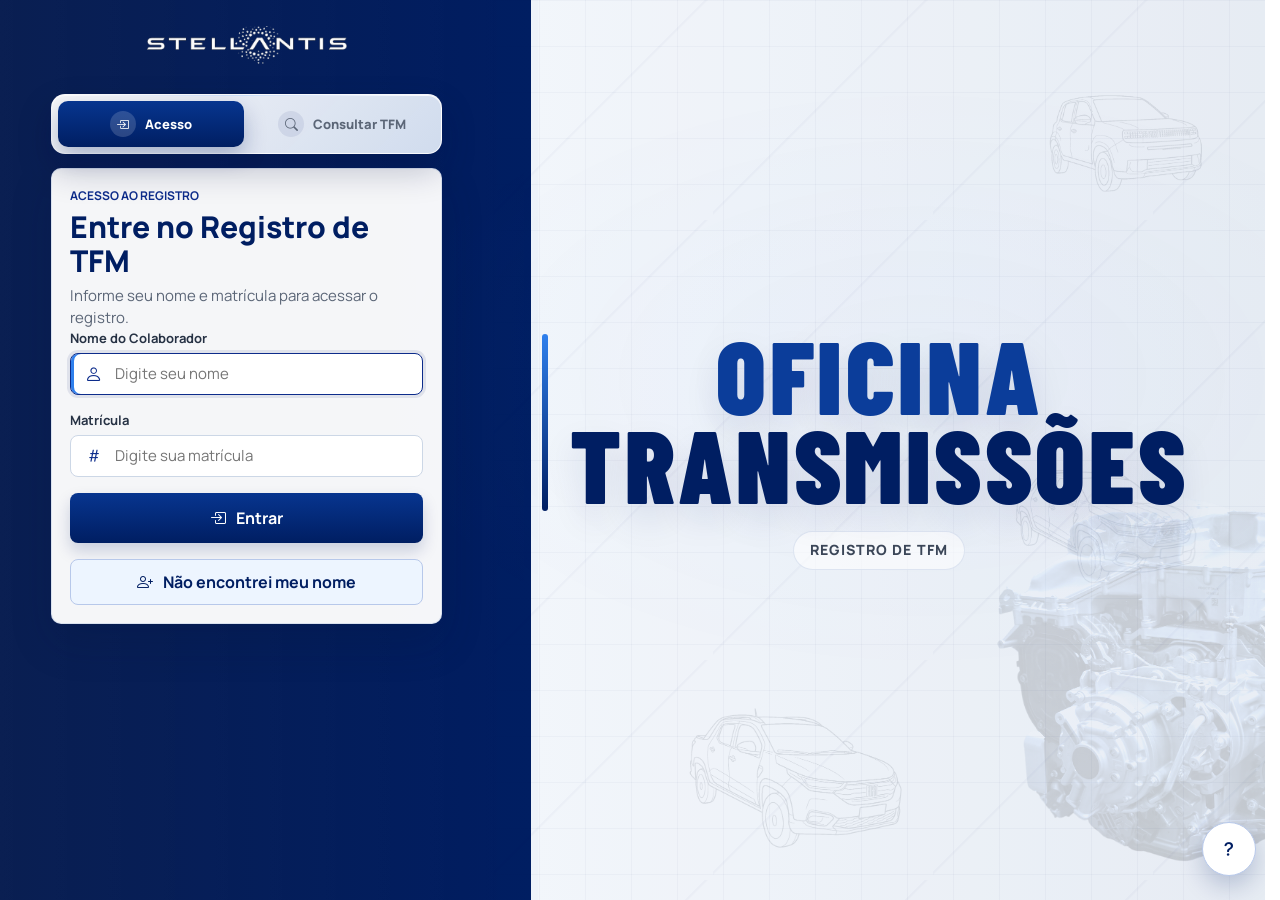
<file: index.html>
﻿<!DOCTYPE html>
<html lang="pt-BR">

<head>
    <meta charset="UTF-8">
    <meta name="viewport" content="width=device-width, initial-scale=1.0">

    <title>Registro de Atividades TFM Oficina Transmissões | Stellantis</title>
    <meta name="description" content="Registro de atividades realizadas após a finalização do TFM.">
    <meta name="theme-color" content="#001E62">
    <link rel="icon" type="image/png" sizes="32x32" href="favicon-32.png">
    <link rel="icon" type="image/png" sizes="48x48" href="favicon-48.png">
    <link rel="apple-touch-icon" sizes="180x180" href="apple-touch-icon.png">
    <link rel="manifest" href="site.webmanifest">

    <link rel="stylesheet" href="style.css?v=20260925-1">
    <link rel="stylesheet" href="site-help.css">
    <link rel="stylesheet" href="https://cdn.jsdelivr.net/npm/bootstrap-icons@1.11.3/font/bootstrap-icons.min.css">
</head>

<body class="login-bloqueado">
    <header class="header">
        <div class="header-inner">
            <img src="logo.png" class="logo" alt="Stellantis">

            <div class="header-titulo-oficina" aria-label="Oficina Transmissões">
                <img src="slogan.png" class="header-motor-img" alt="Motor">
                <div class="header-titulo-texto">
                    <span>Oficina</span>
                    <strong>Transmissões</strong>
                </div>
            </div>
            <div class="header-acoes">
                <div id="notificacoes-disponibilidade" class="notificacoes-disponibilidade" hidden>
                    <button type="button" id="btn-notificacoes-disponibilidade" class="btn-notificacoes-disponibilidade" aria-label="Abrir notificações" aria-expanded="false" aria-controls="painel-notificacoes-disponibilidade" title="Notificações">
                        <i class="bi bi-bell"></i>
                        <span id="notificacoes-disponibilidade-contador" class="notificacoes-disponibilidade-contador" hidden>0</span>
                    </button>
                    <section id="painel-notificacoes-disponibilidade" class="painel-notificacoes-disponibilidade" aria-label="Notificações de divergências" hidden>
                        <div class="painel-notificacoes-topo">
                            <div>
                                <span>Conferência de horas</span>
                                <h2>Notificações</h2>
                                <p id="notificacoes-disponibilidade-resumo">Verificando pendências...</p>
                            </div>
                            <button type="button" id="btn-atualizar-notificacoes" aria-label="Atualizar notificações" title="Atualizar notificações">
                                <i class="bi bi-arrow-clockwise"></i>
                            </button>
                        </div>
                        <div class="notificacoes-disponibilidade-meta">
                            <span id="notificacoes-ultima-atualizacao">Atualização da disponibilidade não informada</span>
                            <strong id="notificacoes-dados-atrasados" hidden>Os dados de disponibilidade podem estar desatualizados.</strong>
                        </div>
                        <div class="notificacoes-disponibilidade-filtros">
                            <label>
                                <span>Tipo</span>
                                <select id="filtro-notificacoes-tipo">
                                    <option value="">Todos</option>
                                    <option value="excesso">Horas excedidas</option>
                                    <option value="ausencia">Ausências</option>
                                    <option value="nao-informada">Não informado</option>
                                </select>
                            </label>
                            <label>
                                <span>Mês</span>
                                <select id="filtro-notificacoes-mes">
                                    <option value="">Todos</option>
                                </select>
                            </label>
                        </div>
                        <div id="notificacoes-disponibilidade-lista" class="notificacoes-disponibilidade-lista" role="status" aria-live="polite"></div>
                        <div id="notificacoes-disponibilidade-rodape" class="notificacoes-disponibilidade-rodape" hidden>
                            <p>Em caso de divergência, procure seu Team Leader para conferir a disponibilidade.</p>
                            <div>
                                <button type="button" id="btn-exportar-notificacoes" title="Exportar divergências">
                                    <i class="bi bi-download"></i>
                                    <span>Exportar</span>
                                </button>
                                <button type="button" id="btn-ver-todas-notificacoes">Ver todas</button>
                            </div>
                        </div>
                    </section>
                </div>
                <div id="usuario-logado" class="usuario-logado" hidden>
                    <i class="bi bi-person-check"></i>
                    <span id="usuario-logado-nome">-</span>
                    <button type="button" class="btn-sair-login" aria-label="Sair do sistema">
                        <i class="bi bi-box-arrow-right"></i>
                    </button>
                </div>

            </div>
        </div>
    </header>

    <section id="aviso-revisoes-disponibilidade" class="aviso-revisoes-disponibilidade" role="status" aria-live="polite" hidden>
        <div class="aviso-revisoes-conteudo">
            <i class="bi bi-exclamation-triangle"></i>
            <span>
                <strong>Há revisões a serem feitas</strong>
                <small>Verifique os detalhes nas notificações.</small>
            </span>
        </div>
        <button type="button" id="btn-entendi-revisoes">Entendi</button>
    </section>

    <button type="button" class="btn-help btn-help-global" aria-label="Abrir ajuda">
        <i class="bi bi-question-lg"></i>
    </button>

    <section id="tela-login" class="tela-login" aria-labelledby="login-titulo">
        <div class="login-card">
            <div class="login-marca">
                <img src="logo.png" alt="Stellantis">
            </div>

            <div class="login-abas">
                <button type="button" class="login-aba login-aba-ativo" id="aba-acesso" aria-selected="true">
                    <i class="bi bi-box-arrow-in-right"></i>
                    <span>Acesso</span>
                </button>
                <button type="button" class="login-aba" id="aba-consultar" aria-selected="false">
                    <i class="bi bi-search"></i>
                    <span>Consultar TFM</span>
                </button>
            </div>

            <div id="painel-acesso">
                <div class="login-topo">
                    <span>Acesso ao registro</span>
                    <h1 id="login-titulo">Entre no Registro de TFM</h1>
                    <p>Informe seu nome e matrícula para acessar o registro.</p>
                </div>

                <div id="login-feedback" class="login-feedback" role="status" aria-live="polite" hidden></div>

                <div class="login-form">
                    <div class="campo">
                        <label for="login-nome">Nome do Colaborador</label>
                        <div class="autocomplete-wrapper">
                            <div class="input-icon">
                                <i class="bi bi-person"></i>
                                <input id="login-nome" type="text" class="login-colaborador-input" placeholder="Digite seu nome" autocomplete="off">
                            </div>
                            <div class="atividade-sugestoes" hidden></div>
                        </div>
                    </div>

                    <div class="campo">
                        <label for="login-matricula">Matrícula</label>
                        <div class="input-icon">
                            <i class="bi bi-hash"></i>
                            <input id="login-matricula" type="text" placeholder="Digite sua matrícula" inputmode="numeric" autocomplete="off">
                        </div>
                    </div>

                    <button type="button" class="btn-entrar-login">
                        <i class="bi bi-box-arrow-in-right"></i>
                        <span>Entrar</span>
                    </button>

                    <button type="button" class="btn-login-alternativo">
                        <i class="bi bi-person-plus"></i>
                        <span>Não encontrei meu nome</span>
                    </button>

                    <div id="login-alternativo" class="login-alternativo" hidden>
                        <div class="login-alternativo-topo">
                            <strong>Entrar com cadastro pendente</strong>
                            <p>Use esta opção se seu nome ainda não aparece na lista. Depois peça para a liderança incluir seu cadastro oficial.</p>
                        </div>

                        <div class="campo">
                            <label for="novo-login-nome">Nome completo</label>
                            <div class="input-icon">
                                <i class="bi bi-person-badge"></i>
                                <input id="novo-login-nome" type="text" placeholder="Digite seu nome completo" autocomplete="off">
                            </div>
                        </div>

                        <div class="campo">
                            <label for="novo-login-matricula">Matrícula</label>
                            <div class="input-icon">
                                <i class="bi bi-hash"></i>
                                <input id="novo-login-matricula" type="text" placeholder="Digite sua matrícula" inputmode="numeric" autocomplete="off">
                            </div>
                        </div>

                        <button type="button" class="btn-entrar-pendente">
                            <i class="bi bi-person-check"></i>
                            <span>Entrar e solicitar inclusão</span>
                        </button>
                    </div>
                </div>
            </div>

            <div id="painel-consultar-login" hidden>
                <div class="login-topo">
                    <span>Consultar TFM</span>
                    <h1>Pesquisar TFM</h1>
                    <p>Cole um ou vários TFMs para verificar quais estão nos registros.</p>
                </div>

                <div id="login-consulta-feedback" class="login-feedback" role="status" aria-live="polite" hidden></div>

                <div class="login-form">
                    <div class="campo">
                        <label for="login-busca-tfm">Número(s) do TFM</label>
                        <div class="input-icon input-textarea">
                            <i class="bi bi-hash"></i>
                            <textarea id="login-busca-tfm" rows="4" placeholder="Cole os TFMs aqui, um por linha ou separados por espaço" inputmode="numeric" autocomplete="off"></textarea>
                        </div>
                    </div>
                    <button type="button" class="btn-buscar-login btn-entrar-login">
                        <i class="bi bi-search"></i>
                        <span>Buscar TFM</span>
                    </button>
                </div>

                <div id="login-resultado-busca" class="resultado-busca login-resultado-busca" hidden></div>
            </div>
        </div>

        <div class="login-hero" aria-hidden="true">
            <div class="login-carros-fundo">
                <img class="login-carro login-carro-1" src="fiat-fundo-1-bg-line.png" alt="">
                <img class="login-carro login-carro-2" src="fiat-fundo-2-bg-line.png" alt="">
                <img class="login-carro login-carro-3" src="fiat-fundo-3-cut.png" alt="">
            </div>

            <div class="login-hero-conteudo">
                <div class="login-hero-titulo">
                    <img class="login-motor-titulo" src="slogan.png" alt="">
                    <span>OFICINA</span>
                    <strong>TRANSMISSÕES</strong>
                </div>
                <p>Registro de TFM</p>
            </div>
        </div>
    </section>

    <div id="modal-atividade" class="modal-tfm" hidden>
        <div class="modal-tfm-backdrop" data-fechar-atividade></div>
        <section class="modal-tfm-painel modal-atividade-painel" role="dialog" aria-modal="true" aria-labelledby="modal-atividade-titulo">
            <div class="modal-tfm-topo">
                <div>
                    <span>Nova atividade</span>
                    <h2 id="modal-atividade-titulo">Adicionar outra atividade</h2>
                </div>

                <button type="button" class="btn-fechar-modal" aria-label="Fechar atividade" data-fechar-atividade>
                    <i class="bi bi-x-lg"></i>
                </button>
            </div>

            <div class="modal-tfm-conteudo">
                <div class="modal-atividade-conteudo">
                    <div class="campo campo-inteiro">
                        <label for="modal-atividade-input">Atividade Realizada</label>
                        <div class="autocomplete-wrapper">
                            <div class="input-icon">
                                <i class="bi bi-list-ul"></i>
                                <input id="modal-atividade-input" type="text" class="atividade-input-modal" placeholder="Digite ou selecione a atividade" autocomplete="off">
                            </div>
                            <div class="atividade-sugestoes" hidden></div>
                        </div>
                    </div>

                    <div class="campo campo-inteiro">
                        <label>Tempo Padrão</label>
                        <output id="modal-tempo-padrao" class="tempo-padrao-valor" aria-live="polite">Selecione uma atividade</output>
                    </div>

                    <div class="campo campo-inteiro">
                        <label for="modal-horas-input">Horas</label>
                        <div class="input-icon">
                            <i class="bi bi-clock-history"></i>
                            <input id="modal-horas-input" type="text" placeholder="Ex: 1.5" inputmode="decimal" pattern="[0-9]+(\.[0-9]+)?">
                        </div>
                    </div>

                    <div class="campo campo-inteiro">
                        <label for="modal-observacao-input">Observação</label>
                        <div class="input-icon input-textarea">
                            <i class="bi bi-chat-left-text"></i>
                            <textarea id="modal-observacao-input" rows="3" placeholder="Digite alguma observação sobre a atividade" required></textarea>
                        </div>
                    </div>

                    <button type="button" class="btn-confirmar-atividade">
                        <i class="bi bi-plus-lg"></i>
                        <span>Adicionar atividade</span>
                    </button>
                </div>
            </div>
        </section>
    </div>

    <div id="modal-colaborador" class="modal-tfm" hidden>
        <div class="modal-tfm-backdrop" data-fechar-colaborador></div>
        <section class="modal-tfm-painel modal-colaborador-painel" role="dialog" aria-modal="true" aria-labelledby="modal-colaborador-titulo">
            <div class="modal-tfm-topo">
                <div>
                    <span>Colaborador adicional</span>
                    <h2 id="modal-colaborador-titulo">Adicionar colaborador</h2>
                </div>

                <button type="button" class="btn-fechar-modal" aria-label="Fechar colaborador" data-fechar-colaborador>
                    <i class="bi bi-x-lg"></i>
                </button>
            </div>

            <div class="modal-tfm-conteudo">
                <div class="modal-colaborador-conteudo">
                    <div class="campo campo-inteiro">
                        <label for="modal-colaborador-nome">Nome do colaborador</label>
                        <div class="autocomplete-wrapper">
                            <div class="input-icon">
                                <i class="bi bi-person"></i>
                                <input id="modal-colaborador-nome" type="text" placeholder="Digite ou selecione o colaborador" autocomplete="off">
                            </div>
                            <div class="atividade-sugestoes" hidden></div>
                        </div>
                    </div>

                    <div class="campo campo-inteiro">
                        <label for="modal-colaborador-matricula">Matrícula</label>
                        <div class="input-icon">
                            <i class="bi bi-hash"></i>
                            <input id="modal-colaborador-matricula" type="text" placeholder="Matrícula" inputmode="numeric" autocomplete="off">
                        </div>
                    </div>

                    <div class="campo campo-inteiro">
                        <label for="modal-colaborador-data">Data trabalhada</label>
                        <div class="input-icon">
                            <i class="bi bi-calendar3"></i>
                            <input id="modal-colaborador-data" type="date">
                        </div>
                    </div>

                    <div class="campo campo-inteiro">
                        <label for="modal-colaborador-horas">Horas nesta data</label>
                        <div class="input-icon">
                            <i class="bi bi-clock-history"></i>
                            <input id="modal-colaborador-horas" type="text" placeholder="Ex: 1.5" inputmode="decimal">
                        </div>
                    </div>

                    <button type="button" class="btn-adicionar-dia-colaborador">
                        <i class="bi bi-calendar-plus"></i>
                        <span>Adicionar data e horas</span>
                    </button>

                    <div id="modal-colaborador-lancamentos" class="modal-colaborador-lancamentos" aria-live="polite"></div>

                    <button type="button" class="btn-confirmar-colaborador">
                        <i class="bi bi-check2-circle"></i>
                        <span>Salvar colaborador</span>
                    </button>
                </div>
            </div>
        </section>
    </div>

    <div id="modal-revisao" class="modal-tfm" hidden>
        <div class="modal-tfm-backdrop" data-fechar-revisao></div>
        <section class="modal-tfm-painel modal-revisao-painel" role="dialog" aria-modal="true" aria-labelledby="modal-revisao-titulo">
            <div class="modal-tfm-topo">
                <div>
                    <span>Revisão do registro</span>
                    <h2 id="modal-revisao-titulo">Conferir antes de salvar</h2>
                </div>

                <button type="button" class="btn-fechar-modal" aria-label="Fechar revisão" data-fechar-revisao>
                    <i class="bi bi-x-lg"></i>
                </button>
            </div>

            <div class="modal-tfm-conteudo">
                <div id="revisao-conteudo" class="revisao-conteudo"></div>

                <div id="revisao-salvamento-status" class="revisao-salvamento-status" role="status" aria-live="polite" hidden></div>

                <div class="revisao-acoes">
                    <button type="button" class="btn-imprimir-revisao">
                        <i class="bi bi-printer"></i>
                        <span>Imprimir comprovante</span>
                    </button>

                    <button type="button" class="btn-confirmar-salvamento">
                        <i class="bi bi-check2-circle"></i>
                        <span>Confirmar e salvar</span>
                    </button>
                </div>
            </div>
        </section>
    </div>

    <div id="modal-help" class="modal-tfm" hidden>
        <div class="modal-tfm-backdrop" data-fechar-help></div>
        <section class="modal-tfm-painel modal-help-painel" role="dialog" aria-modal="true" aria-labelledby="modal-help-titulo">
            <div class="modal-tfm-topo">
                <div>
                    <span>Ajuda rápida</span>
                    <h2 id="modal-help-titulo">Como usar o registro</h2>
                </div>

                <button type="button" class="btn-fechar-modal" aria-label="Fechar ajuda" data-fechar-help>
                    <i class="bi bi-x-lg"></i>
                </button>
            </div>

            <div class="modal-tfm-conteudo">
                <div class="help-grid">
                    <div class="help-item">
                        <span>01</span>
                        <div>
                            <strong>Acesse o formulário</strong>
                            <p>Informe seu nome e matrícula. Se seu nome ainda não aparecer, use a opção Não encontrei meu nome.</p>
                        </div>
                    </div>

                    <div class="help-item">
                        <span>02</span>
                        <div>
                            <strong>Preencha os dados principais</strong>
                            <p>Informe início e fim do TFM, nome do colaborador, matrícula e turno.</p>
                        </div>
                    </div>

                    <div class="help-item">
                        <span>03</span>
                        <div>
                            <strong>Adicione colaboradores extras</strong>
                            <p>Use Colaboradores adicionais quando mais de uma pessoa trabalhou no mesmo TFM. Para cada pessoa, adicione manualmente cada data trabalhada e suas horas.</p>
                        </div>
                    </div>

                    <div class="help-item">
                        <span>04</span>
                        <div>
                            <strong>Informe o TFM</strong>
                            <p>Digite o número do TFM com 6 números e o código do projeto.</p>
                        </div>
                    </div>

                    <div class="help-item">
                        <span>05</span>
                        <div>
                            <strong>Anexe o documento se existir</strong>
                            <p>Use PDF, PNG, JPG ou JPEG de até 5 MB. Se não tiver documento, o registro pode ser salvo sem anexo.</p>
                        </div>
                    </div>

                    <div class="help-item">
                        <span>06</span>
                        <div>
                            <strong>Registre as atividades</strong>
                            <p>Selecione ou digite a atividade realizada, informe as horas trabalhadas com ponto e adicione observação quando necessário.</p>
                        </div>
                    </div>

                    <div class="help-item">
                        <span>07</span>
                        <div>
                            <strong>Salve o registro</strong>
                            <p>Após preencher os campos corretamente, clique em Salvar Registro e aguarde até os dados serem salvos.</p>
                        </div>
                    </div>

                    <div class="help-item">
                        <span>08</span>
                        <div>
                            <strong>Consulte um TFM</strong>
                            <p>Use o campo Consultar TFM para ver dados, atividades registradas e abrir o documento quando existir.</p>
                        </div>
                    </div>
                    <div class="help-item help-item-destaque">
                        <span>09</span>
                        <div>
                            <strong>Sugira uma atividade</strong>
                            <p>Se a atividade não aparecer na lista ou tiver alguma sugestão, use Sugerir atividade para enviar uma nova opção à liderança.</p>
                            <button type="button" class="btn-help-sugestao">
                                <i class="bi bi-lightbulb"></i>
                                <span>Abrir sugestão</span>
                            </button>
                        </div>
                    </div>

                    <div class="help-item help-item-destaque">
                        <span>10</span>
                        <div>
                            <strong>Envie feedback do sistema</strong>
                            <p>Use Feedback para registrar sugestão, ideia, reclamação ou erro encontrado durante o uso do site.</p>
                            <button type="button" class="btn-help-feedback">
                                <i class="bi bi-chat-square-heart"></i>
                                <span>Abrir feedback</span>
                            </button>
                        </div>
                    </div>

                    <div class="help-item help-item-destaque">
                        <span>11</span>
                        <div>
                            <strong>Ainda está com dúvidas?</strong>
                            <p>Se a dúvida continuar ou houver falha que impeça o registro, contate o host/responsável pelo site com o número do TFM, matrícula e uma breve descrição do ocorrido.</p>
                        </div>
                    </div>
                </div>
            </div>
        </section>
    </div>

    <div id="modal-documentos" class="modal-tfm" hidden>
        <div class="modal-tfm-backdrop" data-fechar-documentos></div>
        <section class="modal-tfm-painel modal-documentos-painel" role="dialog" aria-modal="true" aria-labelledby="modal-documentos-titulo">
            <div class="modal-tfm-topo">
                <div>
                    <span>Anexos do registro</span>
                    <h2 id="modal-documentos-titulo">Verificar imagens</h2>
                </div>

                <button type="button" class="btn-fechar-modal" aria-label="Fechar anexos" data-fechar-documentos>
                    <i class="bi bi-x-lg"></i>
                </button>
            </div>

            <div class="modal-tfm-conteudo">
                <div id="modal-documentos-conteudo" class="modal-documentos-conteudo"></div>
            </div>
        </section>
    </div>

    <main class="main-container">
        <div class="app-shell">
            <aside class="app-sidebar" aria-label="Navegação de dados">
                <button type="button" class="app-nav-btn app-nav-btn-ativo" data-app-tab="registro">
                    <i class="bi bi-clipboard-check"></i>
                    <span>Registrar TFM finalizado</span>
                </button>

                <a class="app-nav-btn" href="registrar-tfm.html">
                    <i class="bi bi-folder-plus"></i>
                    <span>Registrar TFM em andamento</span>
                </a>

                <button type="button" class="app-nav-btn" data-app-tab="consulta">
                    <i class="bi bi-search"></i>
                    <span>Consultar TFM</span>
                </button>

                <a class="app-nav-btn" href="meu-desempenho.html">
                    <i class="bi bi-bar-chart-line"></i>
                    <span>Meu Desempenho</span>
                </a>

                <a class="app-nav-btn" href="geral-oficina.html">
                    <i class="bi bi-clipboard-data"></i>
                    <span>Geral da Oficina</span>
                </a>

                <a class="app-nav-btn" href="tempo-padrao.html">
                    <i class="bi bi-stopwatch"></i>
                    <span>Tempo Padrão</span>
                </a>

                <a class="app-nav-btn" href="https://app.powerbi.com/links/HvzdS9osr0?ctid=d852d5cd-724c-4128-8812-ffa5db3f8507&amp;pbi_source=linkShare" target="_blank" rel="noopener noreferrer" aria-label="Abrir BI da oficina em uma nova aba">
                    <i class="bi bi-graph-up-arrow"></i>
                    <span>BI da oficina</span>
                </a>

                <button type="button" class="app-nav-btn" data-app-tab="sugestao">
                    <i class="bi bi-lightbulb"></i>
                    <span>Sugerir atividade</span>
                </button>

                <button type="button" class="app-nav-btn" data-app-tab="feedback">
                    <i class="bi bi-chat-square-heart"></i>
                    <span>Feedback</span>
                </button>
            </aside>

            <div class="app-conteudo">
        <form id="form-registro" class="app-tab-panel app-tab-panel-ativo" data-app-panel="registro" novalidate>
            <div class="topo-registro">
                <div class="titulo-principal">
                    <div class="titulo-icon">
                        <i class="bi bi-clipboard-check"></i>
                    </div>

                    <div>
                        <h1>Registro de Atividades TFM</h1>
                        <p>Preencha corretamente as informações das atividades realizadas após a finalização do TFM.</p>
                    </div>
                </div>

                <section class="painel-resumo" aria-label="Resumo do registro">
                    <div class="resumo-item resumo-item-atividades">
                        <span>Atividades Registradas</span>
                        <strong id="resumo-atividades">...</strong>
                    </div>

                    <div class="resumo-item resumo-item-tfm">
                        <span>TFM Registrados</span>
                        <strong id="resumo-salvos">...</strong>
                    </div>

                    <div class="resumo-item resumo-item-ultimo">
                        <span>Último TFM</span>
                        <strong id="resumo-ultimo-tfm">-</strong>
                    </div>
                </section>

            </div>

            <div id="feedback-global" class="feedback-global" role="status" aria-live="polite" hidden></div>

            <div class="form-layout">
                <div class="form-coluna form-coluna-esquerda">
                    <div class="card card-dados">
                        <div class="card-titulo">
                            <i class="bi bi-calendar-check"></i>
                            <h2>Dados Principais</h2>
                        </div>

                        <div class="linha"></div>

                        <div class="form-grid dados-grid">
                            <div class="campo campo-metade">
                                <label for="data-inicio-tfm">Data início do TFM</label>
                                <div class="input-icon">
                                    <i class="bi bi-calendar-event"></i>
                                    <input id="data-inicio-tfm" name="dataInicioTfm" type="date" required>
                                </div>
                            </div>

                            <div class="campo campo-metade">
                                <label for="data-fim-tfm">Data fim do TFM</label>
                                <div class="input-icon">
                                    <i class="bi bi-calendar-check"></i>
                                    <input id="data-fim-tfm" name="dataFimTfm" type="date" required>
                                </div>
                            </div>

                            <div class="campo campo-inteiro distribuicao-manual-campo">
                                <div class="distribuicao-manual-topo">
                                    <div>
                                        <label for="distribuicao-manual-toggle">Horas por dia</label>
                                        <small>Opcional: preencha manualmente quando as horas forem diferentes em cada data.</small>
                                    </div>

                                    <label class="switch-distribuicao" for="distribuicao-manual-toggle">
                                        <input id="distribuicao-manual-toggle" type="checkbox">
                                        <span>Manual</span>
                                    </label>
                                </div>

                                <div id="distribuicao-manual-painel" class="distribuicao-manual-painel" hidden>
                                    <div id="distribuicao-manual-lista" class="distribuicao-manual-lista"></div>
                                    <small id="distribuicao-manual-resumo" class="distribuicao-manual-resumo">Informe as horas de cada dia.</small>
                                </div>
                            </div>

                            <div class="campo campo-inteiro">
                                <label for="nome">Nome do Colaborador</label>
                                <div class="autocomplete-wrapper">
                                    <div class="input-icon">
                                        <i class="bi bi-person"></i>
                                        <input id="nome" name="nome" type="text" class="colaborador-input" placeholder="Digite seu Nome" autocomplete="off" required readonly aria-readonly="true">
                                    </div>
                                    <div class="atividade-sugestoes" hidden></div>

                                    <select id="colaboradores-opcoes" hidden>
                                   <option>Ailton Dos Reis Santana</option>
<option>Airton Fonseca do Nascimento</option>
<option>Albert de Almeida Libério</option>
<option>Caio Resende Soares</option>
<option>Cláudio Roberto Miranda</option>
<option>Cleiton De Souza</option>
<option>Ecelson Miranda</option>
<option>Edilson Ribeiro de Andrade</option>
<option>Fabio Henrique Alves Ventura</option>
<option>Franklin de Jesus Souza</option>
<option>Geraldo Marçal Paiva</option>
<option>Gustavo da Silva Amaral</option>
<option>João Paulo de Rezende Trindade</option>
<option>José Edson Martins Coelho</option>
<option>José Egídio Rocha</option>
<option>José Roberto Souza Franco</option>
<option>Leonel Barros Pereira Da Silva</option>
<option>Paulo Roberto Ferreira</option>
<option>Rafael da Silva Moreira</option>
<option>Renato Basílio dos Santos Júnior</option>
<option>Renato Fagner Foureaux</option>
<option>Renis Mendes Goulart</option>
<option>Ricardo da Silva Matos</option>
<option>Roberto Carlos Vieira Martins</option>
<option>Rodolfo Ribeiro Martins</option>
<option>Romeu Malagoli dos Santos</option>
<option>Sebastião Dirino Correia</option>
<option>Sueimer Batista Pereira</option>
<option>Valdemi Amancio Do Nascimento</option>
<option>Wender Bortoloto da Costa</option>
                                    </select>
                                </div>
                            </div>

                            <div class="campo campo-metade">
                                <label for="matricula">Matrícula</label>
                                <div class="input-icon">
                                    <i class="bi bi-hash"></i>
                                    <input id="matricula" name="matricula" type="text" placeholder="Sua Matrícula" inputmode="numeric" autocomplete="off" required readonly aria-readonly="true">
                                </div>
                            </div>

                            <div class="campo campo-metade campo-turno">
                                <label for="turno">Turno</label>
                                <div class="input-icon">
                                    <i class="bi bi-clock"></i>
                                    <input id="turno" name="turno" type="text" value="Central" readonly aria-readonly="true">
                                </div>
                            </div>

                            <div class="campo campo-inteiro colaboradores-adicionais-campo">
                                <div class="colaboradores-adicionais-topo">
                                    <div>
                                        <label>Colaboradores adicionais</label>
                                        <small>Escolha a pessoa e informe manualmente as horas de cada data trabalhada.</small>
                                    </div>

                                    <button type="button" class="btn-add-colaborador">
                                        <i class="bi bi-person-plus"></i>
                                        <span>Adicionar colaborador</span>
                                    </button>
                                </div>

                                <div id="colaboradores-adicionais-lista" class="colaboradores-adicionais-lista"></div>
                            </div>
                        </div>
                    </div>

                    <div class="card card-atividade" id="atividades-container">
                        <div class="card-titulo">
                            <i class="bi bi-hash"></i>
                            <h2>TFM</h2>
                        </div>

                        <div class="linha"></div>

                        <div id="atividades-lista">
                            <div class="form-grid atividade-grid">
                                <div class="campo campo-inteiro">
                                    <label for="tfm">Número do TFM</label>
                                    <div class="input-icon">
                                        <i class="bi bi-hash"></i>
                                        <input id="tfm" name="tfm" type="text" placeholder="Digite o TFM" maxlength="6" minlength="6" pattern="[0-9]{6}" inputmode="numeric" autocomplete="off" required>
                                    </div>
                                </div>

                                <div class="campo campo-inteiro">
                                    <label for="projeto">Código do Projeto</label>
                                    <div class="input-icon">
                                        <i class="bi bi-hash"></i>
                                        <input id="projeto" name="projeto" type="text" placeholder="Digite o código" autocomplete="off">
                                    </div>
                                </div>

                                <div class="campo campo-inteiro documento">
                                    <label for="documento-1">Anexar imagem</label>
                                    <div class="input-icon input-file">
                                        <i class="bi bi-file-earmark-arrow-up"></i>
                                        <label class="arquivo-botao" for="documento-1">Escolher arquivos</label>
                                        <span class="arquivo-nome">Nenhum arquivo selecionado</span>
                                        <input id="documento-1" name="documento[]" type="file" class="documento-input" accept=".pdf,.png,.jpg,.jpeg,application/pdf,image/png,image/jpeg" multiple>
                                    </div>
                                    <div class="documento-preview" aria-live="polite"></div>
                                    <small>Somente PDF, PNG, JPG ou JPEG até 5 MB cada.</small>
                                </div>
                            </div>
                        </div>
                    </div>
                </div>

                <div class="form-coluna form-coluna-centro">
                    <div class="card card-detalhes" id="detalhes-container">
                        <div class="card-titulo">
                            <i class="bi bi-list-task"></i>
                            <h2>Atividades Realizadas</h2>
                        </div>

                        <div class="linha"></div>

                        <div id="detalhes-lista">
                            <div class="detalhes-item bloco-item">
                                <div class="bloco-cabecalho">
                                    <span class="bloco-numero">01</span>
                                    <div class="bloco-cabecalho-titulo">
                                        <strong>Atividade realizada</strong>
                                        <span>Obrigatória</span>
                                        <span class="tempo-padrao-resumo">Tempo padrão: selecione uma atividade</span>
                                    </div>
                                </div>

                                <div class="detalhes-grid">
                                    <div class="campo campo-inteiro">
                                        <label for="atividade-1">Atividade Realizada</label>
                                        <div class="autocomplete-wrapper">
                                            <div class="input-icon">
                                                <i class="bi bi-list-ul"></i>
                                                <input id="atividade-1" name="atividade[]" type="text" class="atividade-input" placeholder="Digite ou selecione a atividade" autocomplete="off" required>
                                            </div>
                                            <div class="atividade-sugestoes" hidden></div>
                                        </div>
                                    </div>

                                    <div class="campo campo-horas">
                                        <label for="horas-1">Horas Trabalhadas</label>
                                        <div class="input-icon">
                                            <i class="bi bi-clock-history"></i>
                                            <input id="horas-1" name="horas[]" type="text" class="horas-input" placeholder="Ex: 1.5" inputmode="decimal" pattern="[0-9]+(\.[0-9]+)?" required>
                                        </div>
                                    </div>

                                    <div class="campo observacao">
                                        <label for="observacao-1">Observação</label>
                                        <div class="input-icon input-textarea">
                                            <i class="bi bi-chat-left-text"></i>
                                            <textarea id="observacao-1" name="observacao[]" rows="3" class="observacao-input" placeholder="Digite alguma observação sobre a atividade" required></textarea>
                                        </div>
                                    </div>

                                </div>
                            </div>
                        </div>

                        <div class="adicionar-atividade-box">
                            <button type="button" class="btn-add">
                                <i class="bi bi-plus-lg"></i>
                                Adicionar Outra Atividade
                            </button>
                        </div>
                    </div>
                </div>

            </div>

            <button type="submit" class="btn-salvar btn-salvar-flutuante">
                <i class="bi bi-floppy"></i>
                <span>Salvar Registro</span>
            </button>

        </form>

                <section class="app-tab-panel painel-dados modulo-tfm-aberto" data-app-panel="abrir-tfm" hidden>
                    <aside class="tfm-aberto-sidebar" aria-label="Navegação de TFMs abertos">
                        <span>TFM aberto</span>
                        <button type="button" class="tfm-aberto-nav-btn tfm-aberto-nav-btn-ativo" data-tfm-aberto-view="dados">
                            <i class="bi bi-folder-plus"></i>
                            <span>Dados</span>
                        </button>
                        <button type="button" class="tfm-aberto-nav-btn" data-tfm-aberto-view="andamento">
                            <i class="bi bi-hourglass-split"></i>
                            <span>TFMs em andamento</span>
                        </button>
                    </aside>

                    <div class="tfm-aberto-conteudo">
                        <div data-tfm-aberto-panel="dados">
                            <div class="painel-dados-topo">
                                <span>Novo trabalho contínuo</span>
                                <h1>Registrar TFM em andamento</h1>
                                <p>Use este campo para registrar um TFM que demanda acompanhamento e ainda está em andamento. O host ou um colaborador autorizado poderá finalizá-lo depois.</p>
                            </div>

                            <form id="form-abrir-tfm" class="card tfm-aberto-form" novalidate>
                        <div class="card-titulo">
                            <i class="bi bi-folder-plus"></i>
                            <h2>Dados iniciais</h2>
                        </div>
                        <div class="linha"></div>
                        <div class="form-grid dados-grid">
                            <div class="campo campo-metade">
                                <label for="aberto-data-inicial">Data inicial</label>
                                <div class="input-icon">
                                    <i class="bi bi-calendar-event"></i>
                                    <input id="aberto-data-inicial" type="date" required>
                                </div>
                            </div>
                            <div class="campo campo-metade">
                                <label for="aberto-turno">Turno</label>
                                <div class="input-icon">
                                    <i class="bi bi-clock"></i>
                                    <input id="aberto-turno" type="text" value="Central" readonly aria-readonly="true">
                                </div>
                            </div>
                            <div class="campo campo-metade">
                                <label for="aberto-tfm">Número do TFM</label>
                                <div class="input-icon">
                                    <i class="bi bi-hash"></i>
                                    <input id="aberto-tfm" type="text" maxlength="6" inputmode="numeric" placeholder="000000" required>
                                </div>
                            </div>
                            <div class="campo campo-metade">
                                <label for="aberto-projeto">Código do projeto</label>
                                <div class="input-icon">
                                    <i class="bi bi-briefcase"></i>
                                    <input id="aberto-projeto" type="text" placeholder="Código do projeto">
                                </div>
                            </div>
                        </div>
                        <div id="aberto-feedback" class="feedback-global" role="status" aria-live="polite" hidden></div>
                        <button type="submit" class="btn-acao-tfm-aberto">
                            <i class="bi bi-folder-plus"></i>
                            <span>Registrar TFM em andamento</span>
                        </button>
                            </form>
                        </div>

                        <div data-tfm-aberto-panel="andamento" hidden>
                            <div class="painel-dados-topo tfms-abertos-topo">
                                <div>
                                    <span>Trabalhos contínuos</span>
                                    <h1>TFMs em andamento</h1>
                                    <p>Adicione suas horas diárias. O host e os colaboradores autorizados podem gerenciar e finalizar o TFM.</p>
                                </div>
                                <button type="button" id="btn-atualizar-tfms-abertos" class="btn-icone-texto">
                                    <i class="bi bi-arrow-clockwise"></i>
                                    <span>Atualizar</span>
                                </button>
                            </div>

                            <div id="tfms-abertos-status" class="tfms-abertos-status">Carregando TFMs em andamento...</div>
                            <div id="tfms-abertos-lista" class="tfms-abertos-lista"></div>

                            <form id="form-horas-tfm-aberto" class="card tfm-aberto-form" hidden novalidate>
                        <div class="card-titulo tfm-aberto-form-topo">
                            <div>
                                <i class="bi bi-clock-history"></i>
                                <h2>Adicionar horas ao TFM <span id="horas-tfm-numero">-</span></h2>
                            </div>
                            <button type="button" id="btn-fechar-form-horas" class="btn-fechar-modal" aria-label="Fechar lançamento">
                                <i class="bi bi-x-lg"></i>
                            </button>
                        </div>
                        <div class="linha"></div>
                        <input id="horas-tfm-id" type="hidden">
                        <div class="form-grid dados-grid">
                            <div class="campo campo-metade">
                                <label for="horas-tfm-data">Dia trabalhado</label>
                                <div class="input-icon">
                                    <i class="bi bi-calendar-check"></i>
                                    <input id="horas-tfm-data" type="date" required>
                                </div>
                            </div>
                            <div class="campo campo-metade">
                                <label for="horas-tfm-quantidade">Horas trabalhadas</label>
                                <div class="input-icon">
                                    <i class="bi bi-clock"></i>
                                    <input id="horas-tfm-quantidade" type="text" inputmode="decimal" placeholder="Ex: 7.5" required>
                                </div>
                            </div>
                            <div class="campo campo-inteiro">
                                <label for="horas-tfm-atividade">Atividade realizada</label>
                                <div class="autocomplete-wrapper">
                                    <div class="input-icon">
                                        <i class="bi bi-list-task"></i>
                                        <input id="horas-tfm-atividade" type="text" placeholder="Digite ou selecione a atividade" autocomplete="off" required>
                                    </div>
                                    <div class="atividade-sugestoes" hidden></div>
                                </div>
                            </div>
                            <div class="campo campo-inteiro">
                                <label for="horas-tfm-observacao">Observação</label>
                                <div class="input-icon input-textarea">
                                    <i class="bi bi-chat-left-text"></i>
                                    <textarea id="horas-tfm-observacao" rows="3" placeholder="Digite uma observação" required></textarea>
                                </div>
                            </div>
                        </div>
                        <div id="horas-tfm-feedback" class="feedback-global" role="status" aria-live="polite" hidden></div>
                        <button type="submit" class="btn-acao-tfm-aberto">
                            <i class="bi bi-plus-circle"></i>
                            <span>Adicionar lançamento diário</span>
                        </button>
                            </form>
                        </div>
                    </div>
                </section>

                <section class="app-tab-panel painel-dados painel-desempenho" data-app-panel="desempenho" hidden>
                    <div class="painel-dados-topo">
                        <span>Indicadores individuais</span>
                        <h1>Meu Desempenho</h1>
                        <p>Acompanhe todos os registros do banco de dados vinculados à sua matrícula.</p>
                    </div>

                    <section class="card card-desempenho" aria-labelledby="desempenho-titulo">
                        <div class="card-titulo">
                            <i class="bi bi-bar-chart-line"></i>
                            <h2 id="desempenho-titulo">Resumo do desempenho</h2>
                        </div>

                        <div class="linha"></div>

                        <div class="desempenho-filtros" aria-label="Filtros do desempenho por período">
                            <div class="campo">
                                <label for="desempenho-periodo-inicio">Data inicial</label>
                                <div class="input-icon">
                                    <i class="bi bi-calendar-event"></i>
                                    <input id="desempenho-periodo-inicio" type="date">
                                </div>
                            </div>

                            <div class="campo">
                                <label for="desempenho-periodo-fim">Data final</label>
                                <div class="input-icon">
                                    <i class="bi bi-calendar-check"></i>
                                    <input id="desempenho-periodo-fim" type="date">
                                </div>
                            </div>

                            <div class="desempenho-atalhos" aria-label="Atalhos de período">
                                <button type="button" class="desempenho-atalho" data-desempenho-periodo="30">30 dias</button>
                                <button type="button" class="desempenho-atalho" data-desempenho-periodo="90">90 dias</button>
                                <button type="button" class="desempenho-atalho" data-desempenho-periodo="todos">Tudo</button>
                            </div>

                            <p id="desempenho-periodo-info" class="desempenho-periodo-info">Todos os registros carregados.</p>
                        </div>

                        <div class="desempenho-grid">
                            <div class="desempenho-kpis" aria-label="Indicadores do colaborador">
                                <div class="desempenho-kpi">
                                    <span>Horas trabalhadas</span>
                                    <strong id="desempenho-total-horas">0h</strong>
                                </div>

                                <div class="desempenho-kpi">
                                    <span>Atividades salvas</span>
                                    <strong id="desempenho-total-atividades">0</strong>
                                </div>

                                <div class="desempenho-kpi">
                                    <span>TFMs distintos</span>
                                    <strong id="desempenho-total-tfms">0</strong>
                                </div>

                                <div class="desempenho-kpi">
                                    <span>Dias apontados</span>
                                    <strong id="desempenho-dias-apontados">0</strong>
                                </div>

                                <div class="desempenho-kpi">
                                    <span>Média por dia</span>
                                    <strong id="desempenho-media-dia">0h</strong>
                                </div>

                                <div class="desempenho-kpi">
                                    <span>Média por atividade</span>
                                    <strong id="desempenho-media-atividade">0h</strong>
                                </div>
                            </div>

                            <div class="desempenho-ranking" aria-label="Ranking de atividades por horas">
                                <div class="desempenho-ranking-topo">
                                    <span>Distribuição por atividade</span>
                                    <small>Baseado em todos os registros do banco de dados associados à sua matrícula.</small>
                                </div>

                                <p id="desempenho-vazio" class="desempenho-vazio">Salve seu primeiro registro para visualizar os gráficos de desempenho.</p>
                                <div id="desempenho-ranking" class="desempenho-ranking-lista"></div>
                            </div>

                            <div class="desempenho-calendario" aria-label="Calendário de intensidade por data">
                                <div class="desempenho-ranking-topo">
                                    <span>Calendário de registros</span>
                                    <small>Intensidade por dia trabalhado.</small>
                                </div>

                                <div id="desempenho-calendario" class="desempenho-calendario-grid"></div>
                            </div>
                        </div>
                    </section>
                </section>

                <section class="app-tab-panel painel-dados painel-geral-oficina" data-app-panel="geral-oficina" hidden>
                    <div class="painel-dados-topo">
                        <span>Indicadores gerais</span>
                        <h1>Geral da Oficina</h1>
                        <p>Resumo geral do banco de dados por atividade, horas trabalhadas e quantidade de TFMs.</p>
                    </div>

                    <section class="card card-oficina-geral" aria-labelledby="oficina-geral-titulo">
                        <div class="card-titulo">
                            <i class="bi bi-bar-chart-steps"></i>
                            <h2 id="oficina-geral-titulo">Atividades, horas e TFMs</h2>
                        </div>

                        <div class="linha"></div>

                        <p id="oficina-geral-status" class="oficina-geral-status">Carregando dados gerais da oficina...</p>
                        <div id="oficina-geral-grafico" class="oficina-geral-grafico" aria-label="Gráfico de colunas por atividade"></div>
                    </section>
                </section>

                <section class="app-tab-panel painel-dados" data-app-panel="consulta" hidden>
                    <div class="painel-dados-topo">
                        <span>Consulta operacional</span>
                        <h1>Consultar TFM</h1>
                        <p>Pesquise um ou vários TFMs para verificar os registros salvos.</p>
                    </div>

                    <div class="consulta-layout">
                        <div class="card card-busca">
                            <div class="card-titulo">
                                <i class="bi bi-search"></i>
                                <h2>Consultar TFM</h2>
                            </div>

                            <div class="linha"></div>

                            <div class="busca-tfm">
                                <div class="campo">
                                    <label for="busca-tfm">Número(s) do TFM</label>
                                    <div class="input-icon input-textarea">
                                        <i class="bi bi-hash"></i>
                                        <textarea id="busca-tfm" rows="4" placeholder="Cole os TFMs aqui, um por linha ou separados por espaço" inputmode="numeric" autocomplete="off"></textarea>
                                    </div>
                                </div>

                                <button type="button" class="btn-buscar">
                                    <i class="bi bi-search"></i>
                                    <span>Buscar</span>
                                </button>
                            </div>

                            <button type="button" class="resultado-busca-backdrop" aria-label="Fechar resultados da consulta" hidden></button>
                            <div id="resultado-busca" class="resultado-busca" hidden></div>
                        </div>

                        <section class="card card-historico" aria-labelledby="historico-titulo">
                            <div class="card-titulo">
                                <i class="bi bi-clock-counterclockwise"></i>
                                <h2 id="historico-titulo">TFM Realizados</h2>
                            </div>

                            <div class="linha"></div>

                            <div class="historico-topo">
                                <p>Últimas 5 atividades salvas na planilha.</p>
                            </div>

                            <div id="historico-lista" class="historico-lista"></div>
                        </section>
                    </div>
                </section>

                <section class="app-tab-panel painel-dados" data-app-panel="sugestao" hidden>
                    <div class="painel-dados-topo">
                        <span>Cadastro de atividade</span>
                        <h1>Sugerir atividade</h1>
                        <p>Envie uma nova atividade para avaliação e inclusão na lista de registro.</p>
                    </div>

                    <div class="feedback-painel-form sugestao-painel-form">
                        <div class="campo">
                            <label for="sugestao-atividade">Atividade sugerida</label>
                            <div class="input-icon">
                                <i class="bi bi-list-plus"></i>
                                <input id="sugestao-atividade" type="text" placeholder="Digite a atividade que ainda não aparece na lista">
                            </div>
                        </div>

                        <div class="campo">
                            <label for="sugestao-observacao">Observação</label>
                            <div class="input-icon input-textarea">
                                <i class="bi bi-chat-left-text"></i>
                                <textarea id="sugestao-observacao" rows="3" placeholder="Detalhe quando essa atividade deve ser usada" required></textarea>
                            </div>
                        </div>

                        <button type="button" class="btn-sugerir-atividade">
                            <i class="bi bi-send"></i>
                            <span>Enviar sugestão</span>
                        </button>
                    </div>
                </section>

                <section class="app-tab-panel painel-dados" data-app-panel="feedback" hidden>
                    <div class="painel-dados-topo">
                        <span>Melhoria contínua</span>
                        <h1>Feedback</h1>
                        <p>Envie sugestões, ideias ou reclamações para melhoria do processo.</p>
                    </div>

                    <div class="feedback-painel-form">
                        <div class="campo">
                            <label for="feedback-tipo">Tipo de feedback</label>
                            <div class="input-icon">
                                <i class="bi bi-tags"></i>
                                <select id="feedback-tipo">
                                    <option value="Sugestão">Sugestão</option>
                                    <option value="Ideia">Ideia</option>
                                    <option value="Reclamação">Reclamação</option>
                                </select>
                            </div>
                        </div>

                        <div class="campo">
                            <label for="feedback-texto">Sugestão, ideia ou reclamação</label>
                            <div class="input-icon input-textarea">
                                <i class="bi bi-chat-left-text"></i>
                                <textarea id="feedback-texto" rows="5" placeholder="Descreva o feedback"></textarea>
                            </div>
                        </div>

                        <div class="campo">
                            <label for="feedback-observacao">Observação complementar</label>
                            <div class="input-icon input-textarea">
                                <i class="bi bi-card-text"></i>
                                <textarea id="feedback-observacao" rows="3" placeholder="Detalhe melhor o contexto" required></textarea>
                            </div>
                        </div>

                        <button type="button" class="btn-enviar-feedback">
                            <i class="bi bi-send"></i>
                            <span>Enviar feedback</span>
                        </button>
                    </div>
                </section>
            </div>
        </div>
    </main>

    <div id="modal-tfm" class="modal-tfm" hidden>
        <div class="modal-tfm-backdrop" data-fechar-modal></div>
        <section class="modal-tfm-painel" role="dialog" aria-modal="true" aria-labelledby="modal-tfm-titulo">
            <div class="modal-tfm-topo">
                <div>
                    <span>Consultar TFM</span>
                    <h2 id="modal-tfm-titulo">Resultado da consulta</h2>
                </div>

                <button type="button" class="btn-fechar-modal" aria-label="Fechar consulta" data-fechar-modal>
                    <i class="bi bi-x-lg"></i>
                </button>
            </div>

            <div id="modal-tfm-conteudo" class="modal-tfm-conteudo"></div>
        </section>
    </div>

    <div id="modal-limite-horas" class="modal-tfm modal-limite-horas" hidden>
        <div class="modal-tfm-backdrop" data-cancelar-limite-horas></div>
        <section class="modal-tfm-painel modal-limite-horas-painel" role="dialog" aria-modal="true" aria-labelledby="modal-limite-horas-titulo" aria-describedby="modal-limite-horas-texto">
            <button type="button" class="modal-limite-horas-fechar" aria-label="Fechar aviso" data-cancelar-limite-horas>
                <i class="bi bi-x-lg"></i>
            </button>
            <div class="modal-limite-horas-conteudo">
                <div class="modal-limite-horas-icone"><i class="bi bi-exclamation-triangle"></i></div>
                <span>Atenção ao lançamento</span>
                <h2 id="modal-limite-horas-titulo">Horas disponíveis serão ultrapassadas</h2>
                <p id="modal-limite-horas-texto">Este lançamento ultrapassará as horas disponíveis do colaborador. Deseja continuar mesmo assim?</p>
            </div>
            <div class="modal-limite-horas-acoes">
                <button type="button" class="modal-limite-horas-cancelar" data-cancelar-limite-horas>Cancelar</button>
                <button type="button" id="btn-continuar-limite-horas" class="modal-limite-horas-continuar">
                    <i class="bi bi-check2"></i>
                    <span>Continuar</span>
                </button>
            </div>
        </section>
    </div>

    <div id="modal-tfm-andamento" class="modal-tfm modal-limite-horas modal-tfm-andamento" hidden>
        <div class="modal-tfm-backdrop" data-fechar-tfm-andamento></div>
        <section class="modal-tfm-painel modal-limite-horas-painel" role="alertdialog" aria-modal="true" aria-labelledby="modal-tfm-andamento-titulo" aria-describedby="modal-tfm-andamento-texto">
            <button type="button" class="modal-limite-horas-fechar" aria-label="Fechar aviso" data-fechar-tfm-andamento>
                <i class="bi bi-x-lg"></i>
            </button>
            <div class="modal-limite-horas-conteudo">
                <div class="modal-limite-horas-icone modal-tfm-andamento-icone"><i class="bi bi-exclamation-triangle-fill"></i></div>
                <span>TFM em andamento</span>
                <h2 id="modal-tfm-andamento-titulo">Não é possível fechar este TFM</h2>
                <p id="modal-tfm-andamento-texto"></p>
            </div>
            <div class="modal-limite-horas-acoes">
                <button type="button" id="btn-entendi-tfm-andamento" class="modal-limite-horas-cancelar">Entendi</button>
                <button type="button" id="btn-ir-tfm-andamento" class="modal-limite-horas-continuar">
                    <i class="bi bi-hourglass-split"></i>
                    <span>Ir para TFMs em andamento</span>
                </button>
            </div>
        </section>
    </div>

    <div id="modal-alertas-disponibilidade" class="modal-tfm modal-limite-horas" hidden>
        <div class="modal-tfm-backdrop" data-fechar-alertas-disponibilidade></div>
        <section class="modal-tfm-painel modal-limite-horas-painel" role="alertdialog" aria-modal="true" aria-labelledby="modal-alertas-disponibilidade-titulo" aria-describedby="modal-alertas-disponibilidade-texto">
            <button type="button" class="modal-limite-horas-fechar" aria-label="Fechar aviso" data-fechar-alertas-disponibilidade>
                <i class="bi bi-x-lg"></i>
            </button>
            <div class="modal-limite-horas-conteudo">
                <div class="modal-limite-horas-icone"><i class="bi bi-exclamation-triangle"></i></div>
                <span>Revisão necessária</span>
                <h2 id="modal-alertas-disponibilidade-titulo">Horas lançadas acima da disponibilidade</h2>
                <p id="modal-alertas-disponibilidade-texto"></p>
            </div>
            <div class="modal-limite-horas-acoes">
                <button type="button" id="btn-fechar-alertas-disponibilidade" class="modal-limite-horas-continuar" data-fechar-alertas-disponibilidade>
                    <i class="bi bi-check2"></i>
                    <span>Entendi</span>
                </button>
            </div>
        </section>
    </div>

    <script src="atividades.js?v=20260911-1"></script>
    <script src="script.js?v=20260925-1"></script>
    <script src="site-help.js"></script>
</body>

</html>
</file>
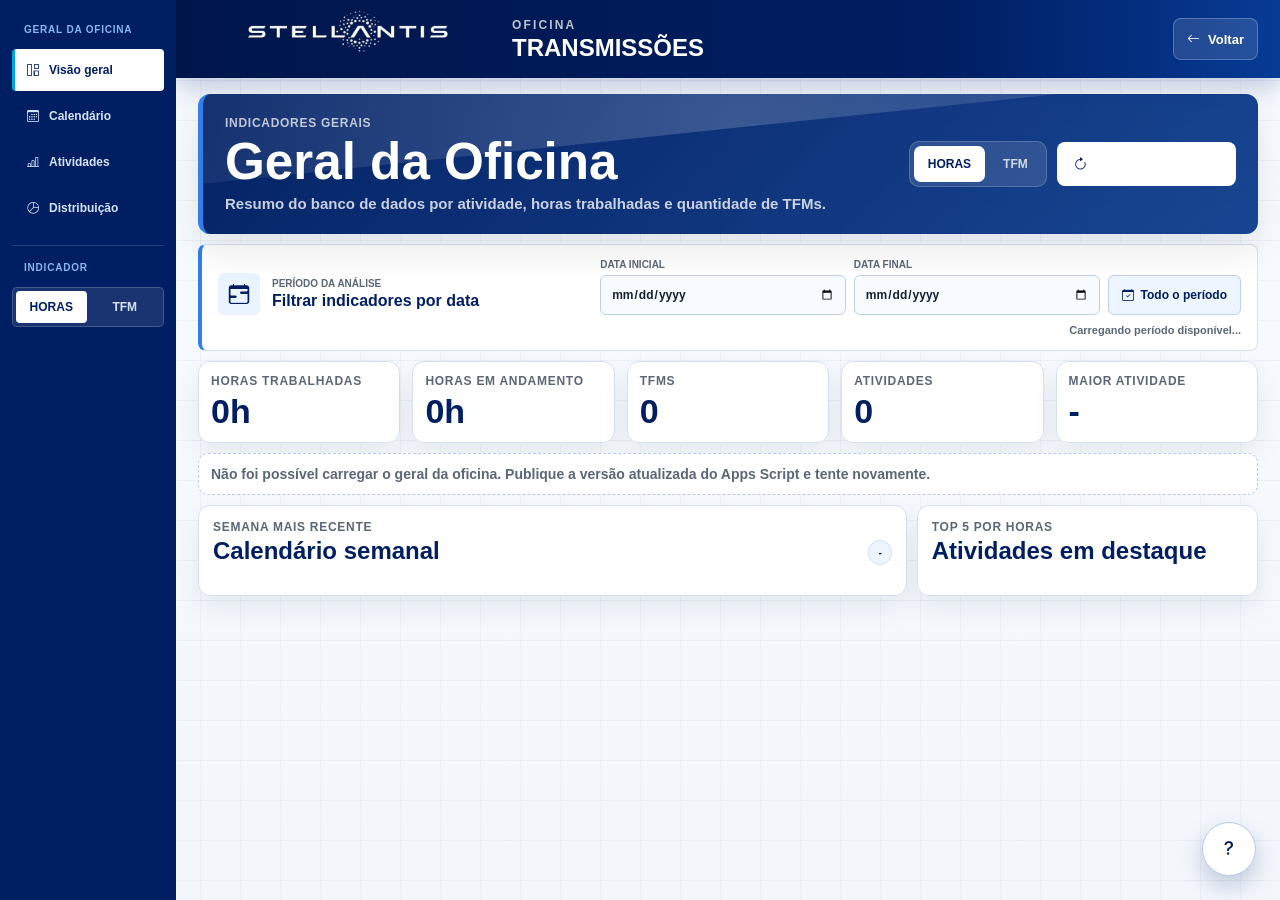
<file: geral-oficina.html>
<!DOCTYPE html>
<html lang="pt-BR">

<head>
    <meta charset="UTF-8">
    <meta name="viewport" content="width=device-width, initial-scale=1.0">
    <title>Geral da Oficina | Stellantis</title>
    <meta name="description" content="Indicadores gerais da Oficina Transmissões por atividade, horas e TFMs.">
    <meta name="theme-color" content="#001E62">
    <link rel="icon" type="image/png" sizes="32x32" href="favicon-32.png">
    <link rel="manifest" href="site.webmanifest">
    <link rel="stylesheet" href="geral-oficina.css?v=20260911-1">
    <link rel="stylesheet" href="site-help.css">
    <link rel="stylesheet" href="https://cdn.jsdelivr.net/npm/bootstrap-icons@1.11.3/font/bootstrap-icons.min.css">
</head>

<body>
    <header class="oficina-header">
        <div class="oficina-marca">
            <img src="logo.png" class="logo" alt="Stellantis">
            <div class="oficina-titulo">
                <span>Oficina</span>
                <strong>Transmissões</strong>
            </div>
        </div>

        <div class="oficina-header-acoes">
            <div id="usuario-geral" class="usuario-geral" hidden>
                <i class="bi bi-person-check"></i>
                <span id="usuario-geral-nome">-</span>
            </div>
            <a class="voltar-site" href="index.html">
                <i class="bi bi-arrow-left"></i>
                <span>Voltar</span>
            </a>
        </div>
    </header>

    <nav class="geral-navegacao" aria-label="Navegação do geral da oficina">
        <span>Geral da oficina</span>
        <button type="button" class="geral-nav-ativo" data-geral-view="geral">
            <i class="bi bi-grid-1x2"></i>
            <span>Visão geral</span>
        </button>
        <button type="button" data-geral-view="calendario">
            <i class="bi bi-calendar3"></i>
            <span>Calendário</span>
        </button>
        <button type="button" data-geral-view="atividades">
            <i class="bi bi-bar-chart-line"></i>
            <span>Atividades</span>
        </button>
        <button type="button" data-geral-view="distribuicao">
            <i class="bi bi-pie-chart"></i>
            <span>Distribuição</span>
        </button>
        <span class="geral-navegacao-secao">Indicador</span>
        <div class="geral-navegacao-modo" aria-label="Indicador dos dados">
            <button type="button" class="geral-modo-ativo" data-geral-modo-lateral="horas">Horas</button>
            <button type="button" data-geral-modo-lateral="tfms">TFM</button>
        </div>
    </nav>

    <main class="oficina-app">
        <section class="oficina-hero" data-geral-view-content="geral" aria-labelledby="geral-oficina-titulo">
            <div>
                <span>Indicadores gerais</span>
                <h1 id="geral-oficina-titulo">Geral da Oficina</h1>
                <p>Resumo do banco de dados por atividade, horas trabalhadas e quantidade de TFMs.</p>
            </div>

            <div class="oficina-hero-acoes">
                <div class="oficina-modo-abas" aria-label="Indicador dos gráficos">
                    <button type="button" class="oficina-modo-ativo" data-modo-grafico="horas">Horas</button>
                    <button type="button" data-modo-grafico="tfms">TFM</button>
                </div>

                <button type="button" id="btn-atualizar-geral" class="btn-atualizar-geral">
                    <i class="bi bi-arrow-clockwise"></i>
                    <span>Atualizar dados</span>
                </button>
            </div>
        </section>

        <section class="geral-periodo-analise" data-geral-view-content="geral" aria-labelledby="geral-periodo-titulo">
            <div class="geral-periodo-titulo">
                <i class="bi bi-calendar-range"></i>
                <div>
                    <span>Período da análise</span>
                    <strong id="geral-periodo-titulo">Filtrar indicadores por data</strong>
                </div>
            </div>
            <div class="geral-periodo-campos">
                <label>
                    <span>Data inicial</span>
                    <input id="geral-periodo-inicio" type="date">
                </label>
                <label>
                    <span>Data final</span>
                    <input id="geral-periodo-fim" type="date">
                </label>
                <button type="button" id="btn-geral-periodo-tudo">
                    <i class="bi bi-calendar-check"></i>
                    <span>Todo o período</span>
                </button>
            </div>
            <p id="geral-periodo-info" aria-live="polite">Carregando período disponível...</p>
        </section>

        <section class="oficina-resumo oficina-resumo-geral" data-geral-view-content="geral" aria-label="Resumo geral da oficina">
            <article>
                <span>Horas trabalhadas</span>
                <strong id="resumo-total-horas">0h</strong>
            </article>
            <article>
                <span>Horas em andamento</span>
                <strong id="resumo-horas-andamento">0h</strong>
            </article>
            <article>
                <span>TFMs</span>
                <strong id="resumo-total-tfms">0</strong>
            </article>
            <article>
                <span>Atividades</span>
                <strong id="resumo-total-atividades">0</strong>
            </article>
            <article>
                <span>Maior atividade</span>
                <strong id="resumo-maior-atividade">-</strong>
            </article>
        </section>

        <p id="oficina-status" class="oficina-status" data-geral-view-content="geral">Carregando dados gerais da oficina...</p>

        <section class="geral-visao-grid" data-geral-view-content="geral" aria-label="Destaques gerais da oficina">
            <section class="grafico-card geral-semana-card" aria-labelledby="geral-semana-titulo">
                <div class="grafico-card-topo">
                    <div>
                        <span>Semana mais recente</span>
                        <h2 id="geral-semana-titulo">Calendário semanal</h2>
                    </div>
                    <strong id="geral-semana-periodo" class="geral-card-indicador">-</strong>
                </div>
                <div id="geral-calendario-semanal" class="geral-calendario-semanal" aria-label="Calendário semanal da oficina"></div>
            </section>

            <section class="grafico-card geral-top-card" aria-labelledby="geral-top-titulo">
                <div class="grafico-card-topo">
                    <div>
                        <span id="geral-top-subtitulo">Top 5 por horas</span>
                        <h2 id="geral-top-titulo">Atividades em destaque</h2>
                    </div>
                </div>
                <div id="geral-top-atividades" class="geral-top-atividades"></div>
            </section>
        </section>

        <section id="oficina-dashboard" class="oficina-dashboard" hidden>
            <section class="grafico-card calendario-card" data-geral-view-content="calendario" hidden aria-labelledby="calendario-titulo">
                <div class="grafico-card-topo calendario-topo">
                    <div>
                        <span>Segmentação por data</span>
                        <h2 id="calendario-titulo">Calendário da planilha</h2>
                    </div>

                    <div class="calendario-segmentador" aria-label="Selecionar mês do calendário">
                        <button type="button" id="geral-mes-anterior" title="Mês anterior" aria-label="Mês anterior">
                            <i class="bi bi-chevron-left"></i>
                        </button>
                        <label>
                            <span>Mês de análise</span>
                            <input id="geral-mes" type="month">
                        </label>
                        <button type="button" id="geral-mes-seguinte" title="Próximo mês" aria-label="Próximo mês">
                            <i class="bi bi-chevron-right"></i>
                        </button>
                    </div>

                    <div class="calendario-filtros-internos" aria-hidden="true">
                        <label>
                            <span>Data inicial</span>
                            <input id="periodo-inicio" type="date">
                        </label>
                        <label>
                            <span>Data final</span>
                            <input id="periodo-fim" type="date">
                        </label>
                        <button type="button" id="btn-periodo-tudo">Tudo</button>
                    </div>
                </div>

                <p id="periodo-info" class="periodo-info">Carregando período da planilha...</p>
                <div class="calendario-semana-cabecalho" aria-hidden="true">
                    <span>Seg</span><span>Ter</span><span>Qua</span><span>Qui</span><span>Sex</span><span>Sáb</span><span>Dom</span>
                </div>
                <div id="calendario-planilha" class="calendario-planilha" aria-label="Calendário com dias da planilha"></div>
            </section>

            <section class="grafico-card grafico-colunas-card" data-geral-view-content="atividades" hidden aria-labelledby="colunas-titulo">
                <div class="grafico-card-topo">
                    <div>
                        <span id="colunas-subtitulo">Top 10</span>
                        <h2 id="colunas-titulo">Maiores atividades</h2>
                    </div>
                </div>

                <div id="grafico-colunas" class="grafico-colunas" aria-label="Gráfico de colunas com as maiores atividades"></div>
            </section>

            <section class="grafico-card grafico-pizza-card" data-geral-view-content="distribuicao" hidden aria-labelledby="pizza-titulo">
                <div class="grafico-card-topo distribuicao-topo">
                    <div>
                        <span>Todos os dados</span>
                        <h2 id="pizza-titulo">Distribuição por atividade</h2>
                    </div>

                    <div class="distribuicao-combobox">
                        <label for="distribuicao-busca">Selecionar atividade</label>
                        <div class="distribuicao-busca-wrap">
                            <i class="bi bi-search"></i>
                            <input id="distribuicao-busca" type="search" placeholder="Todas as atividades" autocomplete="off" role="combobox" aria-expanded="false" aria-controls="distribuicao-opcoes">
                            <button type="button" id="distribuicao-limpar" title="Mostrar todas as atividades" aria-label="Mostrar todas as atividades">
                                <i class="bi bi-x-lg"></i>
                            </button>
                        </div>
                        <div id="distribuicao-opcoes" class="distribuicao-opcoes" role="listbox" hidden></div>
                    </div>
                </div>

                <div class="pizza-layout">
                    <div id="grafico-pizza" class="grafico-pizza" aria-label="Gráfico de pizza com todas as atividades">
                        <div class="grafico-pizza-centro">
                            <span>Total</span>
                            <strong id="pizza-total">0h</strong>
                        </div>
                    </div>
                    <div id="pizza-legenda" class="pizza-legenda"></div>
                </div>
            </section>
        </section>
    </main>

    <script src="geral-oficina.js?v=20260911-1"></script>
    <script src="site-help.js"></script>
</body>

</html>
</file>
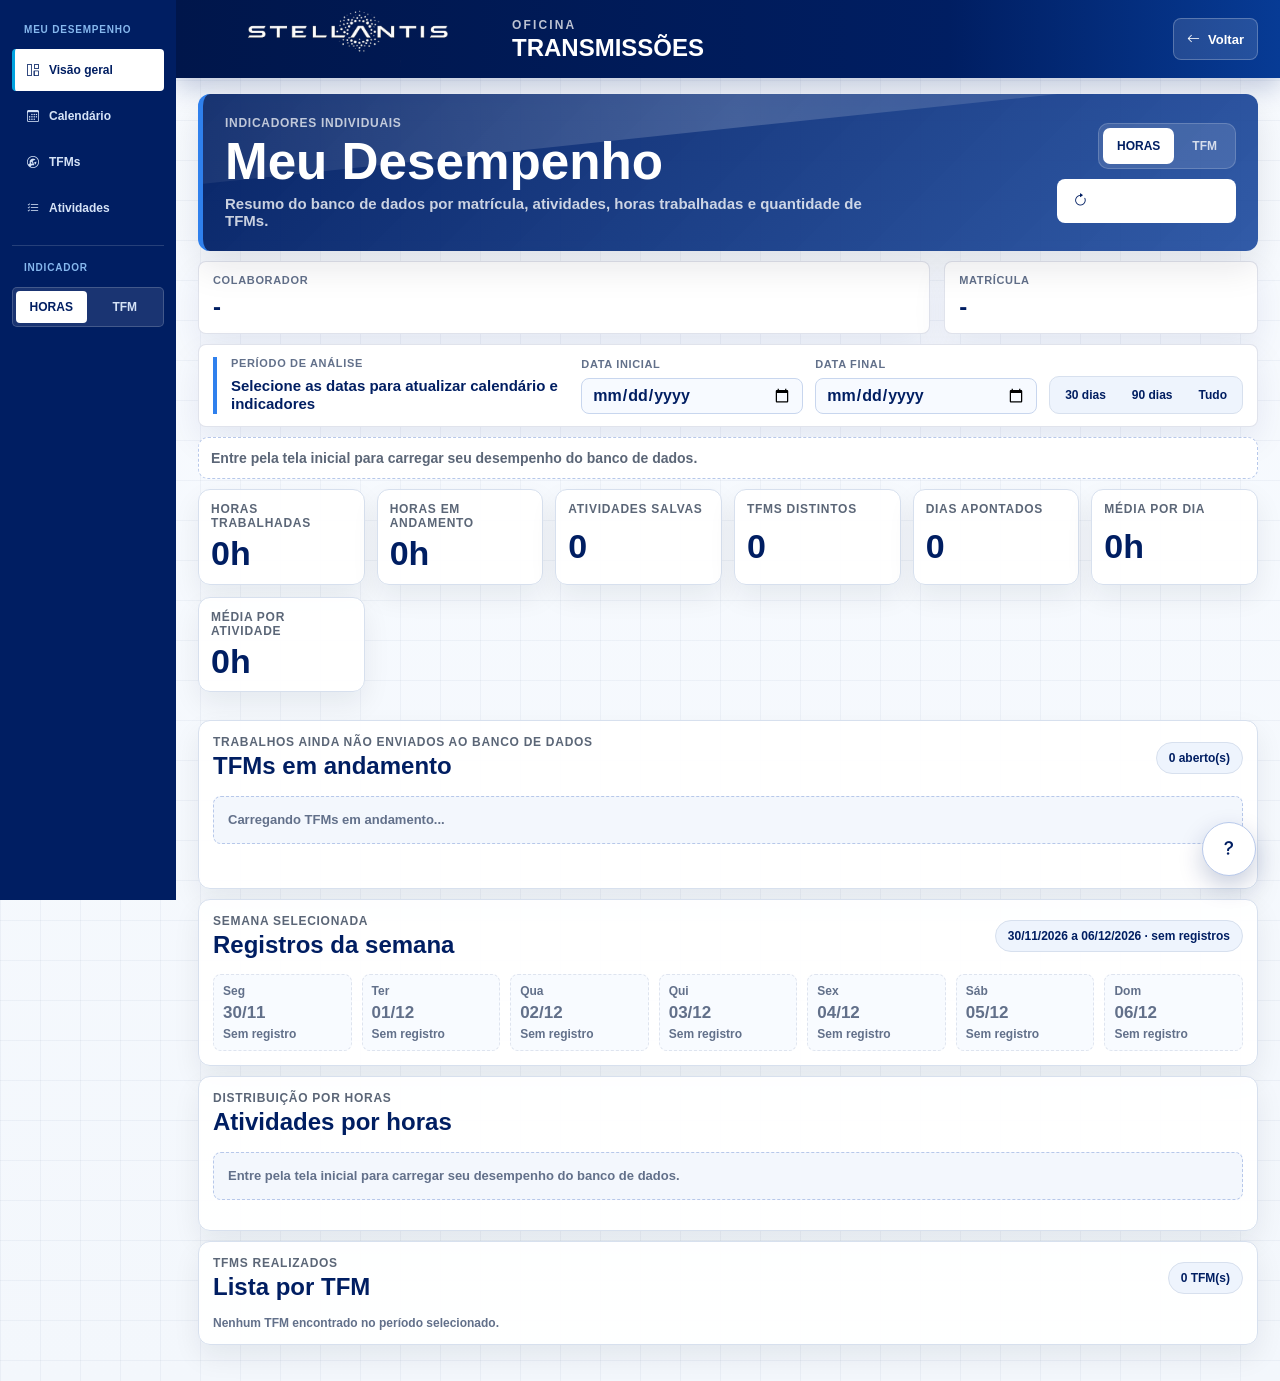
<file: meu-desempenho.html>
<!DOCTYPE html>
<html lang="pt-BR">

<head>
    <meta charset="UTF-8">
    <meta name="viewport" content="width=device-width, initial-scale=1.0">
    <title>Meu Desempenho | Stellantis</title>
    <meta name="description" content="Indicadores individuais da Oficina Transmissões por atividade, horas e TFMs.">
    <meta name="theme-color" content="#001E62">
    <link rel="icon" type="image/png" sizes="32x32" href="favicon-32.png">
    <link rel="manifest" href="site.webmanifest">
    <link rel="stylesheet" href="geral-oficina.css">
    <link rel="stylesheet" href="meu-desempenho.css">
    <link rel="stylesheet" href="site-help.css">
    <link rel="stylesheet" href="https://cdn.jsdelivr.net/npm/bootstrap-icons@1.11.3/font/bootstrap-icons.min.css">
</head>

<body>
    <header class="oficina-header">
        <div class="oficina-marca">
            <img src="logo.png" class="logo" alt="Stellantis">
            <div class="oficina-titulo">
                <span>Oficina</span>
                <strong>Transmissões</strong>
            </div>
        </div>

        <div class="oficina-header-acoes">
            <div id="usuario-desempenho" class="usuario-geral" hidden>
                <i class="bi bi-person-check"></i>
                <span id="usuario-desempenho-nome">-</span>
            </div>
            <a class="voltar-site" href="index.html">
                <i class="bi bi-arrow-left"></i>
                <span>Voltar</span>
            </a>
        </div>
    </header>

    <nav class="desempenho-navegacao" aria-label="Navegação do meu desempenho">
        <span>Meu desempenho</span>
        <button type="button" class="desempenho-nav-ativo" data-desempenho-view="geral">
            <i class="bi bi-grid-1x2"></i>
            <span>Visão geral</span>
        </button>
        <button type="button" data-desempenho-view="calendario">
            <i class="bi bi-calendar3"></i>
            <span>Calendário</span>
        </button>
        <button type="button" data-desempenho-view="tfms">
            <i class="bi bi-wrench-adjustable-circle"></i>
            <span>TFMs</span>
        </button>
        <button type="button" data-desempenho-view="atividades">
            <i class="bi bi-list-check"></i>
            <span>Atividades</span>
        </button>
        <span class="desempenho-navegacao-secao">Indicador</span>
        <div class="desempenho-navegacao-modo" aria-label="Indicador dos dados do desempenho">
            <button type="button" class="desempenho-modo-ativo" data-desempenho-modo-lateral="horas">Horas</button>
            <button type="button" data-desempenho-modo-lateral="tfms">TFM</button>
        </div>
    </nav>

    <main class="oficina-app desempenho-app">
        <section class="oficina-hero desempenho-hero" data-desempenho-view-content="geral" aria-labelledby="meu-desempenho-titulo">
            <div>
                <span>Indicadores individuais</span>
                <h1 id="meu-desempenho-titulo">Meu Desempenho</h1>
                <p>Resumo do banco de dados por matrícula, atividades, horas trabalhadas e quantidade de TFMs.</p>
            </div>

            <div class="oficina-hero-acoes">
                <div class="oficina-modo-abas" aria-label="Indicador dos gráficos de desempenho">
                    <button type="button" class="oficina-modo-ativo" data-modo-desempenho="horas">Horas</button>
                    <button type="button" data-modo-desempenho="tfms">TFM</button>
                </div>

                <button type="button" id="btn-atualizar-desempenho" class="btn-atualizar-geral">
                    <i class="bi bi-arrow-clockwise"></i>
                    <span>Atualizar dados</span>
                </button>
            </div>
        </section>

        <section class="desempenho-identidade" data-desempenho-view-content="geral" aria-label="Colaborador consultado">
            <div>
                <span>Colaborador</span>
                <strong id="desempenho-colaborador-nome">-</strong>
            </div>
            <div>
                <span>Matrícula</span>
                <strong id="desempenho-colaborador-matricula">-</strong>
            </div>
        </section>

        <section class="desempenho-filtros-pagina" data-desempenho-view-content="geral" aria-label="Filtro de período do desempenho">
            <div class="desempenho-filtros-cabecalho">
                <span>Período de análise</span>
                <strong>Selecione as datas para atualizar calendário e indicadores</strong>
            </div>

            <div class="desempenho-filtros-campos">
                <label>
                    <span>Data inicial</span>
                    <input id="desempenho-periodo-inicio" type="date">
                </label>
                <label>
                    <span>Data final</span>
                    <input id="desempenho-periodo-fim" type="date">
                </label>
                <div class="desempenho-atalhos-pagina" aria-label="Atalhos de período">
                    <button type="button" data-desempenho-periodo="30">30 dias</button>
                    <button type="button" data-desempenho-periodo="90">90 dias</button>
                    <button type="button" data-desempenho-periodo="todos">Tudo</button>
                </div>
            </div>
        </section>

        <p id="desempenho-periodo-info" class="oficina-status" data-desempenho-view-content="geral">Carregando seus registros do banco de dados...</p>

        <section class="oficina-resumo desempenho-resumo" data-desempenho-view-content="geral" aria-label="Resumo do meu desempenho">
            <article>
                <span>Horas trabalhadas</span>
                <strong id="desempenho-total-horas">0h</strong>
            </article>
            <article>
                <span>Horas em andamento</span>
                <strong id="desempenho-horas-andamento">0h</strong>
            </article>
            <article>
                <span>Atividades salvas</span>
                <strong id="desempenho-total-atividades">0</strong>
            </article>
            <article>
                <span>TFMs distintos</span>
                <strong id="desempenho-total-tfms">0</strong>
            </article>
            <article>
                <span>Dias apontados</span>
                <strong id="desempenho-dias-apontados">0</strong>
            </article>
            <article>
                <span>Média por dia</span>
                <strong id="desempenho-media-dia">0h</strong>
            </article>
            <article>
                <span>Média por atividade</span>
                <strong id="desempenho-media-atividade">0h</strong>
            </article>
        </section>

        <section class="grafico-card desempenho-abertos-card" data-desempenho-view-content="geral" aria-labelledby="desempenho-abertos-titulo">
            <div class="grafico-card-topo desempenho-card-topo">
                <div>
                    <span>Trabalhos ainda não enviados ao Banco de Dados</span>
                    <h2 id="desempenho-abertos-titulo">TFMs em andamento</h2>
                </div>
                <strong id="desempenho-abertos-total">0 aberto(s)</strong>
            </div>
            <p id="desempenho-abertos-status" class="desempenho-vazio">Carregando TFMs em andamento...</p>
            <div id="desempenho-abertos-lista" class="desempenho-abertos-lista"></div>
        </section>

        <section id="desempenho-dashboard" class="desempenho-dashboard" data-desempenho-view-content="geral" hidden>
            <section class="grafico-card desempenho-calendario-card" aria-labelledby="desempenho-calendario-titulo">
                <div class="grafico-card-topo desempenho-card-topo">
                    <div>
                        <span>Semana selecionada</span>
                        <h2 id="desempenho-calendario-titulo">Registros da semana</h2>
                    </div>
                    <strong id="desempenho-calendario-total">0 dias</strong>
                </div>

                <div id="desempenho-calendario" class="desempenho-calendario-grid" aria-label="Calendário de intensidade por data"></div>
            </section>

            <section class="grafico-card desempenho-ranking-card" aria-labelledby="desempenho-ranking-titulo">
                <div class="grafico-card-topo">
                    <div>
                        <span id="desempenho-ranking-subtitulo">Distribuição por horas</span>
                        <h2 id="desempenho-ranking-titulo">Atividades por horas</h2>
                    </div>
                </div>

                <p id="desempenho-vazio" class="desempenho-vazio">Nenhum registro encontrado no banco de dados para sua matrícula.</p>
                <div id="desempenho-ranking" class="desempenho-ranking-lista"></div>
            </section>

            <section class="grafico-card desempenho-tfms-card" aria-labelledby="desempenho-tfms-titulo">
                <div class="grafico-card-topo desempenho-card-topo">
                    <div>
                        <span>TFMs realizados</span>
                        <h2 id="desempenho-tfms-titulo">Lista por TFM</h2>
                    </div>
                    <strong id="desempenho-tfms-total">0 TFM(s)</strong>
                </div>

                <div id="desempenho-tfms-lista" class="desempenho-tfms-lista" aria-label="Lista de TFMs realizados no período"></div>
            </section>
        </section>

        <section class="desempenho-mensal" data-desempenho-view-content="calendario" hidden aria-labelledby="desempenho-mensal-titulo">
            <div class="desempenho-mensal-topo">
                <div>
                    <span>Visão mensal</span>
                    <h1 id="desempenho-mensal-titulo">Calendário de registros</h1>
                    <p>Selecione um dia para abrir seus indicadores na visão geral.</p>
                </div>

                <div class="desempenho-mes-segmentador" aria-label="Selecionar mês do calendário">
                    <button type="button" id="desempenho-mes-anterior" title="Mês anterior" aria-label="Mês anterior">
                        <i class="bi bi-chevron-left"></i>
                    </button>
                    <label>
                        <span>Mês de análise</span>
                        <input id="desempenho-mes" type="month">
                    </label>
                    <button type="button" id="desempenho-mes-seguinte" title="Próximo mês" aria-label="Próximo mês">
                        <i class="bi bi-chevron-right"></i>
                    </button>
                </div>
            </div>

            <div class="desempenho-mensal-semana" aria-hidden="true">
                <span>Seg</span><span>Ter</span><span>Qua</span><span>Qui</span><span>Sex</span><span>Sáb</span><span>Dom</span>
            </div>
            <div id="desempenho-calendario-mensal" class="desempenho-calendario-mensal" aria-label="Calendário mensal interativo"></div>
        </section>

        <section class="desempenho-dados-view" data-desempenho-view-content="tfms" hidden aria-labelledby="desempenho-view-tfms-titulo">
            <div class="desempenho-dados-topo">
                <div>
                    <span>Detalhamento individual</span>
                    <h1 id="desempenho-view-tfms-titulo">Meus TFMs</h1>
                    <p>Todos os TFMs realizados no período selecionado, com horas e atividades relacionadas.</p>
                </div>
                <label class="desempenho-busca">
                    <i class="bi bi-search"></i>
                    <input id="desempenho-busca-tfm" type="search" placeholder="Buscar número ou atividade" aria-label="Buscar TFM">
                </label>
            </div>
            <div class="desempenho-dados-resumo">
                <span>TFMs encontrados</span>
                <strong id="desempenho-view-tfms-total">0</strong>
            </div>
            <div id="desempenho-view-tfms-lista" class="desempenho-tfms-lista desempenho-view-lista" aria-live="polite"></div>
        </section>

        <section class="desempenho-dados-view" data-desempenho-view-content="atividades" hidden aria-labelledby="desempenho-view-atividades-titulo">
            <div class="desempenho-dados-topo">
                <div>
                    <span>Detalhamento individual</span>
                    <h1 id="desempenho-view-atividades-titulo">Minhas atividades</h1>
                    <p>Cada atividade realizada no período, consolidada por horas, registros e TFMs.</p>
                </div>
                <label class="desempenho-busca desempenho-seletor-atividade">
                    <i class="bi bi-list-check"></i>
                    <select id="desempenho-busca-atividade" aria-label="Selecionar atividade">
                        <option value="">Todas as atividades</option>
                    </select>
                </label>
            </div>
            <div class="desempenho-dados-resumo">
                <span>Atividades encontradas</span>
                <strong id="desempenho-view-atividades-total">0</strong>
            </div>
            <div id="desempenho-view-atividades-lista" class="desempenho-atividades-detalhadas" aria-live="polite"></div>
        </section>
    </main>

    <script src="meu-desempenho.js"></script>
    <script src="site-help.js"></script>
</body>

</html>
</file>
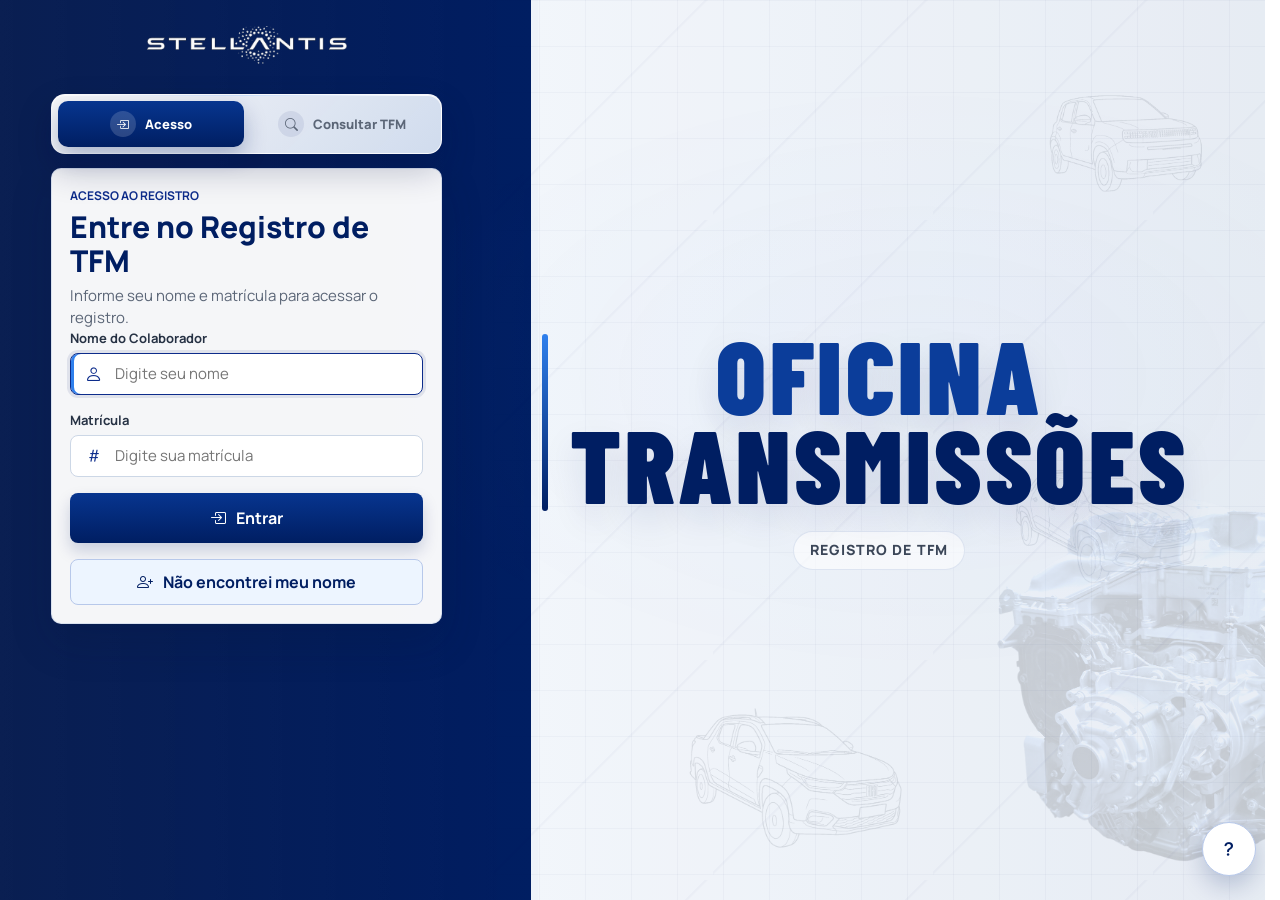
<file: registrar-tfm.html>
<!DOCTYPE html>
<html lang="pt-BR">
<head>
    <meta charset="UTF-8">
    <meta name="viewport" content="width=device-width, initial-scale=1.0">
    <title>TFMs em Andamento | Stellantis</title>
    <meta name="description" content="Abertura e acompanhamento de TFMs em andamento da Oficina Transmissões.">
    <meta name="theme-color" content="#001E62">
    <link rel="icon" type="image/png" sizes="32x32" href="favicon-32.png">
    <link rel="manifest" href="site.webmanifest">
    <link rel="stylesheet" href="geral-oficina.css">
    <link rel="stylesheet" href="registrar-tfm.css?v=20260911-2">
    <link rel="stylesheet" href="site-help.css">
    <link rel="stylesheet" href="https://cdn.jsdelivr.net/npm/bootstrap-icons@1.11.3/font/bootstrap-icons.min.css">
</head>
<body>
    <header class="oficina-header">
        <div class="oficina-marca">
            <img src="logo.png" class="logo" alt="Stellantis">
            <div class="oficina-titulo">
                <span>Oficina</span>
                <strong>Transmissões</strong>
            </div>
        </div>
        <div class="oficina-header-acoes">
            <div id="usuario-tfm-aberto" class="usuario-geral" hidden>
                <i class="bi bi-person-check"></i>
                <span id="usuario-tfm-aberto-nome">-</span>
            </div>
            <a class="voltar-site" href="index.html">
                <i class="bi bi-arrow-left"></i>
                <span>Voltar</span>
            </a>
        </div>
    </header>

    <nav class="geral-navegacao tfm-pagina-navegacao" aria-label="Navegação de TFMs abertos">
        <span>TFM aberto</span>
        <button type="button" class="geral-nav-ativo" data-tfm-view="dados">
            <i class="bi bi-folder-plus"></i>
            <span>Dados</span>
        </button>
        <button type="button" data-tfm-view="andamento">
            <i class="bi bi-hourglass-split"></i>
            <span>TFM's em andamento</span>
        </button>
    </nav>

    <main class="oficina-app tfm-pagina-app">
        <section data-tfm-view-content="dados">
            <div class="oficina-hero">
                <div>
                    <span>Novo trabalho contínuo</span>
                    <h1>Registrar TFM em andamento</h1>
                    <p>Use este campo para registrar um TFM que demanda acompanhamento e ainda está em andamento. O host ou um colaborador autorizado poderá finalizá-lo depois.</p>
                </div>
            </div>

            <form id="form-abrir-tfm" class="grafico-card tfm-pagina-form" novalidate>
                <div class="grafico-card-topo">
                    <div>
                        <span>Cadastro inicial</span>
                        <h2>Dados do TFM</h2>
                    </div>
                </div>
                <div class="tfm-form-grid">
                    <section class="tfm-form-grupo tfm-form-grupo-tfm">
                        <div class="tfm-form-grupo-titulo"><i class="bi bi-clipboard-data"></i><div><strong>Identificação do trabalho</strong><span>Dados que identificam este TFM</span></div></div>
                        <div class="tfm-form-grupo-campos">
                            <label><span>Data inicial</span><input id="aberto-data-inicial" type="date" required></label>
                            <label><span>Turno</span><input id="aberto-turno" type="text" value="Central" readonly aria-readonly="true"></label>
                            <label><span>Número do TFM</span><input id="aberto-tfm" type="text" maxlength="6" inputmode="numeric" placeholder="000000" required></label>
                            <label><span>Código do projeto <small>Opcional</small></span><input id="aberto-projeto" type="text" placeholder="Código do projeto"></label>
                        </div>
                    </section>
                    <section class="tfm-form-grupo tfm-form-grupo-responsavel">
                        <div class="tfm-form-grupo-titulo"><i class="bi bi-person-check"></i><div><strong>Responsável pelo TFM</strong><span>Preenchido conforme o acesso atual</span></div></div>
                        <div class="tfm-form-grupo-campos">
                            <label><span>Nome do colaborador</span><input id="aberto-nome-host" type="text" readonly aria-readonly="true"></label>
                            <label><span>Matrícula</span><input id="aberto-matricula-host" type="text" readonly aria-readonly="true"></label>
                            <label class="tfm-campo-inteiro">
                                <span>Colaboradores autorizados <small>Opcional</small></span>
                                <div class="tfm-colaborador-combobox">
                                    <i class="bi bi-person-plus"></i>
                                    <input id="aberto-autorizado" type="search" placeholder="Pesquisar colaborador" autocomplete="off" role="combobox" aria-expanded="false" aria-controls="aberto-autorizado-opcoes" aria-autocomplete="list">
                                    <div id="aberto-autorizado-opcoes" class="tfm-atividade-opcoes" role="listbox" hidden></div>
                                </div>
                                <small>Os selecionados poderão editar, finalizar ou cancelar este TFM, sem receber horas.</small>
                            </label>
                            <div id="aberto-autorizados-lista" class="tfm-autorizados-lista tfm-campo-inteiro" aria-live="polite"></div>
                        </div>
                    </section>
                    <section class="tfm-form-grupo tfm-form-grupo-apontamento">
                        <div class="tfm-form-grupo-titulo"><i class="bi bi-stopwatch"></i><div><strong>Apontamento inicial</strong><span>Registre a atividade e o tempo já realizado</span></div></div>
                        <div class="tfm-form-grupo-campos">
                            <label class="tfm-campo-inteiro"><span>Atividade realizada</span><div class="tfm-atividade-combobox"><i class="bi bi-search"></i><input id="aberto-atividade" type="search" placeholder="Pesquisar atividade" autocomplete="off" role="combobox" aria-expanded="false" aria-controls="aberto-atividade-opcoes" aria-autocomplete="list" required><div id="aberto-atividade-opcoes" class="tfm-atividade-opcoes" role="listbox" hidden></div></div></label>
                            <label><span>Horas trabalhadas</span><input id="aberto-horas" type="text" inputmode="decimal" placeholder="Ex: 7.5" required></label>
                            <label class="tfm-campo-inteiro"><span>Observação</span><textarea id="aberto-observacao" rows="3" placeholder="Inclua uma informação relevante" required></textarea></label>
                        </div>
                    </section>

                    <div class="tfm-campo-inteiro tfm-documento-campo tfm-form-grupo">
                        <div class="tfm-campo-titulo">
                            <span>Anexar imagem ou documento</span>
                            <small>PDF, PNG, JPG ou JPEG, até 5 MB por arquivo.</small>
                        </div>
                        <div class="tfm-arquivo-controle">
                            <i class="bi bi-file-earmark-arrow-up"></i>
                            <label for="aberto-documentos">Escolher arquivos</label>
                            <span id="aberto-documentos-nome">Nenhum arquivo selecionado</span>
                            <input id="aberto-documentos" type="file" accept=".pdf,.png,.jpg,.jpeg,application/pdf,image/png,image/jpeg" multiple>
                        </div>
                        <div id="aberto-documentos-preview" class="tfm-documentos-preview" aria-live="polite"></div>
                    </div>
                </div>

                <div id="aberto-feedback" class="tfm-feedback" role="status" aria-live="polite" hidden></div>
                <button type="submit" class="tfm-btn tfm-btn-primario">
                    <i class="bi bi-folder-plus"></i>
                    <span>Registrar TFM em andamento</span>
                </button>
            </form>
        </section>

        <section data-tfm-view-content="andamento" hidden>
            <div class="oficina-hero">
                <div>
                    <span>Trabalhos contínuos</span>
                    <h1>TFMs em andamento</h1>
                    <p>Adicione suas horas diárias. O host e os colaboradores autorizados podem gerenciar e finalizar o TFM.</p>
                </div>
                <button type="button" id="btn-atualizar-tfms-abertos" class="btn-atualizar-geral">
                    <i class="bi bi-arrow-clockwise"></i>
                    <span>Atualizar</span>
                </button>
            </div>

            <div class="tfms-abertos-busca" role="search">
                <label for="busca-tfms-abertos">Pesquisar TFM em andamento</label>
                <div class="tfms-abertos-busca-controle">
                    <i class="bi bi-search"></i>
                    <input id="busca-tfms-abertos" type="search" inputmode="numeric" maxlength="6" placeholder="Digite o número do TFM" autocomplete="off">
                    <button type="button" id="btn-limpar-busca-tfms" aria-label="Limpar pesquisa" title="Limpar pesquisa" hidden>
                        <i class="bi bi-x-lg"></i>
                    </button>
                </div>
                <span id="tfms-abertos-contagem" aria-live="polite"></span>
            </div>

            <p id="tfms-abertos-status" class="oficina-status">Carregando TFMs em andamento...</p>
            <div id="tfms-abertos-lista" class="tfms-abertos-lista"></div>

        </section>
    </main>

    <div id="modal-horas-tfm-aberto" class="tfm-modal" hidden>
        <div class="tfm-modal-backdrop" data-fechar-modal-horas></div>
        <section class="tfm-modal-painel" role="dialog" aria-modal="true" aria-labelledby="horas-tfm-titulo">
            <form id="form-horas-tfm-aberto" class="tfm-pagina-form" novalidate>
                <div class="grafico-card-topo tfm-form-topo">
                    <div>
                        <span>Lançamento diário</span>
                        <h2 id="horas-tfm-titulo">Adicionar horas ao TFM <span id="horas-tfm-numero">-</span></h2>
                    </div>
                    <button type="button" id="btn-fechar-form-horas" class="tfm-btn-icone" aria-label="Fechar lançamento">
                        <i class="bi bi-x-lg"></i>
                    </button>
                </div>
                <input id="horas-tfm-id" type="hidden">
                <div class="tfm-lancamento-form">
                    <section class="tfm-lancamento-secao tfm-lancamento-secao-principal">
                        <div class="tfm-form-grupo-titulo"><i class="bi bi-calendar-check"></i><div><strong>Dados do lançamento</strong><span>Informe o dia e o total de horas trabalhadas</span></div></div>
                        <div class="tfm-lancamento-campos">
                            <label><span>Dia trabalhado</span><input id="horas-tfm-data" type="date" required></label>
                            <label><span>Horas trabalhadas</span><input id="horas-tfm-quantidade" type="text" inputmode="decimal" placeholder="Ex: 7.5" required></label>
                        </div>
                    </section>
                    <section class="tfm-lancamento-secao tfm-colaborador-lancamento">
                        <div class="tfm-campo-titulo">
                            <span>Colaboradores adicionais <small>(opcional)</small></span>
                            <small>Inclua cada colaborador que trabalhou nesta atividade.</small>
                        </div>
                        <div id="horas-tfm-colaboradores" class="tfm-atividades-extras-lista"></div>
                        <button type="button" id="btn-adicionar-colaborador-horas" class="tfm-btn tfm-btn-secundario">
                            <i class="bi bi-person-plus"></i>
                            <span>Adicionar colaborador</span>
                        </button>
                    </section>
                    <section class="tfm-lancamento-secao tfm-lancamento-observacao">
                        <div class="tfm-campo-titulo"><span>Observação</span><small>Inclua uma informação relevante sobre o lançamento.</small></div>
                        <textarea id="horas-tfm-observacao" rows="3" placeholder="Adicionar observação" required></textarea>
                    </section>
                    <section class="tfm-lancamento-secao tfm-atividades-extras">
                        <div class="tfm-campo-titulo">
                            <span>Outras atividades <small>(opcional)</small></span>
                            <small>Inclua atividades adicionais realizadas no mesmo dia.</small>
                        </div>
                        <div id="horas-tfm-atividades-extras" class="tfm-atividades-extras-lista"></div>
                        <button type="button" id="btn-adicionar-atividade-horas" class="tfm-btn tfm-btn-secundario">
                            <i class="bi bi-plus-circle"></i>
                            <span>Adicionar atividade</span>
                        </button>
                    </section>
                </div>
                <div id="horas-tfm-feedback" class="tfm-feedback" role="status" aria-live="polite" hidden></div>
                <button type="submit" class="tfm-btn tfm-btn-primario">
                    <i class="bi bi-plus-circle"></i>
                    <span>Adicionar lançamento diário</span>
                </button>
            </form>
        </section>
    </div>

    <div id="modal-atividade-horas" class="tfm-modal" hidden>
        <div class="tfm-modal-backdrop" data-fechar-modal-atividade-horas></div>
        <section class="tfm-modal-painel tfm-modal-atividade-painel" role="dialog" aria-modal="true" aria-labelledby="atividade-horas-titulo">
            <form id="form-atividade-horas" class="tfm-pagina-form" novalidate>
                <div class="grafico-card-topo tfm-form-topo">
                    <div>
                        <span>Lançamento diário</span>
                        <h2 id="atividade-horas-titulo">Adicionar outra atividade</h2>
                    </div>
                    <button type="button" id="btn-fechar-atividade-horas" class="tfm-btn-icone" aria-label="Fechar atividade adicional">
                        <i class="bi bi-x-lg"></i>
                    </button>
                </div>
                <div class="tfm-form-grid">
                    <label class="tfm-campo-inteiro">
                        <span>Atividade realizada</span>
                        <div class="tfm-atividade-combobox">
                            <i class="bi bi-search"></i>
                            <input id="atividade-horas-nome" type="search" placeholder="Pesquisar atividade" autocomplete="off" role="combobox" aria-expanded="false" aria-controls="atividade-horas-opcoes" aria-autocomplete="list">
                            <div id="atividade-horas-opcoes" class="tfm-atividade-opcoes" role="listbox" hidden></div>
                        </div>
                    </label>
                    <label>
                        <span>Horas trabalhadas</span>
                        <input id="atividade-horas-quantidade" type="text" inputmode="decimal" placeholder="Ex: 1.5">
                    </label>
                    <label class="tfm-campo-inteiro">
                        <span>Observação</span>
                        <textarea id="atividade-horas-observacao" rows="3" placeholder="Adicionar observação" required></textarea>
                    </label>
                </div>
                <div id="atividade-horas-feedback" class="tfm-feedback" role="status" aria-live="polite" hidden></div>
                <button type="submit" class="tfm-btn tfm-btn-primario">
                    <i class="bi bi-plus-circle"></i>
                    <span>Incluir atividade</span>
                </button>
            </form>
        </section>
    </div>

    <div id="modal-colaborador-horas" class="tfm-modal" hidden>
        <div class="tfm-modal-backdrop" data-fechar-modal-colaborador-horas></div>
        <section class="tfm-modal-painel tfm-modal-atividade-painel" role="dialog" aria-modal="true" aria-labelledby="colaborador-horas-titulo">
            <form id="form-colaborador-horas" class="tfm-pagina-form" novalidate>
                <div class="grafico-card-topo tfm-form-topo">
                    <div>
                        <span>Lançamento diário</span>
                        <h2 id="colaborador-horas-titulo">Adicionar colaborador</h2>
                    </div>
                    <button type="button" id="btn-fechar-colaborador-horas" class="tfm-btn-icone" aria-label="Fechar colaborador adicional">
                        <i class="bi bi-x-lg"></i>
                    </button>
                </div>
                <div class="tfm-form-grid">
                    <label class="tfm-campo-inteiro">
                        <span>Nome do colaborador</span>
                        <div class="tfm-colaborador-combobox">
                            <i class="bi bi-search"></i>
                            <input id="horas-colaborador-nome" type="search" placeholder="Pesquisar colaborador" autocomplete="off" role="combobox" aria-expanded="false" aria-controls="horas-colaborador-opcoes" aria-autocomplete="list">
                            <div id="horas-colaborador-opcoes" class="tfm-atividade-opcoes" role="listbox" hidden></div>
                        </div>
                    </label>
                    <label>
                        <span>Matrícula <small>(preenchida automaticamente)</small></span>
                        <input id="horas-colaborador-matricula" type="text" placeholder="Matrícula" readonly aria-readonly="true">
                    </label>
                    <label>
                        <span>Horas trabalhadas</span>
                        <input id="horas-colaborador-quantidade" type="text" inputmode="decimal" placeholder="Ex: 7.5">
                    </label>
                </div>
                <div id="colaborador-horas-feedback" class="tfm-feedback" role="status" aria-live="polite" hidden></div>
                <button type="submit" class="tfm-btn tfm-btn-primario">
                    <i class="bi bi-person-plus"></i>
                    <span>Incluir colaborador</span>
                </button>
            </form>
        </section>
    </div>

    <div id="modal-finalizar-tfm" class="tfm-modal" hidden>
        <div class="tfm-modal-backdrop" data-fechar-modal-finalizar></div>
        <section class="tfm-modal-painel tfm-modal-finalizar-painel" role="dialog" aria-modal="true" aria-labelledby="finalizar-tfm-titulo">
            <div class="tfm-pagina-form">
                <div class="grafico-card-topo tfm-form-topo">
                    <div>
                        <span>Conferência final</span>
                        <h2 id="finalizar-tfm-titulo">Finalizar TFM <span id="finalizar-tfm-numero">-</span></h2>
                    </div>
                    <button type="button" id="btn-fechar-finalizar-tfm" class="tfm-btn-icone" aria-label="Fechar conferência">
                        <i class="bi bi-x-lg"></i>
                    </button>
                </div>
                <div id="finalizar-tfm-resumo" class="tfm-finalizar-resumo"></div>
                <div id="finalizar-tfm-lancamentos" class="tfm-finalizar-lancamentos"></div>
                <div id="finalizar-tfm-feedback" class="tfm-feedback" role="status" aria-live="polite" hidden></div>
                <div class="tfm-finalizar-acoes">
                    <button type="button" id="btn-cancelar-finalizar-tfm" class="tfm-btn tfm-btn-secundario">Cancelar</button>
                    <button type="button" id="btn-confirmar-finalizar-tfm" class="tfm-btn tfm-btn-primario">
                        <i class="bi bi-check2-circle"></i>
                        <span>Confirmar finalização</span>
                    </button>
                </div>
            </div>
        </section>
    </div>

    <div id="modal-editar-lancamentos" class="tfm-modal" hidden>
        <div class="tfm-modal-backdrop" data-fechar-modal-editar-lancamentos></div>
        <section class="tfm-modal-painel tfm-modal-finalizar-painel" role="dialog" aria-modal="true" aria-labelledby="editar-lancamentos-titulo">
            <div class="tfm-pagina-form">
                <div class="grafico-card-topo tfm-form-topo">
                    <div>
                        <span>Correção de lançamentos</span>
                        <h2 id="editar-lancamentos-titulo">Lançamentos do TFM <span id="editar-lancamentos-numero">-</span></h2>
                    </div>
                    <button type="button" id="btn-fechar-editar-lancamentos" class="tfm-btn-icone" aria-label="Fechar edição de lançamentos">
                        <i class="bi bi-x-lg"></i>
                    </button>
                </div>
                <p class="tfm-editar-lancamentos-aviso">Use o lápis para corrigir ou a lixeira para apagar um lançamento do banco de dados.</p>
                <div id="editar-lancamentos-lista" class="tfm-editar-lancamentos-lista"></div>
                <div id="editar-lancamentos-feedback" class="tfm-feedback" role="status" aria-live="polite" hidden></div>
                <div class="tfm-finalizar-acoes">
                    <button type="button" id="btn-cancelar-editar-lancamentos" class="tfm-btn tfm-btn-secundario">Cancelar</button>
                    <button type="button" id="btn-salvar-editar-lancamentos" class="tfm-btn tfm-btn-primario">
                        <i class="bi bi-save"></i>
                        <span>Salvar alterações</span>
                    </button>
                </div>
            </div>
        </section>
    </div>

    <div id="modal-cancelar-tfm" class="tfm-modal" hidden>
        <div class="tfm-modal-backdrop" data-fechar-modal-cancelar-tfm></div>
        <section class="tfm-modal-painel tfm-modal-cancelar-painel" role="dialog" aria-modal="true" aria-labelledby="cancelar-tfm-titulo">
            <div class="tfm-pagina-form">
                <div class="grafico-card-topo tfm-form-topo">
                    <div>
                        <span>Cancelamento de TFM</span>
                        <h2 id="cancelar-tfm-titulo">Cancelar TFM <span id="cancelar-tfm-numero">-</span></h2>
                    </div>
                    <button type="button" id="btn-fechar-cancelar-tfm" class="tfm-btn-icone" aria-label="Fechar cancelamento do TFM"><i class="bi bi-x-lg"></i></button>
                </div>
                <div class="tfm-cancelar-aviso">
                    <i class="bi bi-exclamation-triangle"></i>
                    <div><strong>Esta ação não pode ser desfeita.</strong><p>Todos os dados deste TFM serão removidos do Banco de Dados <em>TFMs Abertos</em>. Use o cancelamento somente quando o TFM não deverá mais continuar.</p></div>
                </div>
                <label class="tfm-cancelar-confirmacao"><input id="cancelar-tfm-confirmacao" type="checkbox"><span>Confirmo que desejo cancelar definitivamente este TFM em andamento.</span></label>
                <div id="cancelar-tfm-feedback" class="tfm-feedback" role="status" aria-live="polite" hidden></div>
                <div class="tfm-finalizar-acoes">
                    <button type="button" id="btn-voltar-cancelar-tfm" class="tfm-btn tfm-btn-secundario">Voltar</button>
                    <button type="button" id="btn-confirmar-cancelar-tfm" class="tfm-btn tfm-btn-perigo" disabled><i class="bi bi-trash3"></i><span>Cancelar TFM definitivamente</span></button>
                </div>
            </div>
        </section>
    </div>

    <div id="modal-limite-horas" class="tfm-modal modal-limite-horas" hidden>
        <div class="tfm-modal-backdrop" data-cancelar-limite-horas></div>
        <section class="tfm-modal-painel modal-limite-horas-painel" role="dialog" aria-modal="true" aria-labelledby="modal-limite-horas-titulo" aria-describedby="modal-limite-horas-texto">
            <button type="button" class="modal-limite-horas-fechar" aria-label="Fechar aviso" data-cancelar-limite-horas>
                <i class="bi bi-x-lg"></i>
            </button>
            <div class="modal-limite-horas-conteudo">
                <div class="modal-limite-horas-icone"><i class="bi bi-exclamation-triangle"></i></div>
                <span>Atenção ao lançamento</span>
                <h2 id="modal-limite-horas-titulo">Horas disponíveis serão ultrapassadas</h2>
                <p id="modal-limite-horas-texto">Este lançamento ultrapassará as horas disponíveis do colaborador. Deseja continuar mesmo assim?</p>
            </div>
            <div class="modal-limite-horas-acoes">
                <button type="button" class="modal-limite-horas-cancelar" data-cancelar-limite-horas>Cancelar</button>
                <button type="button" id="btn-continuar-limite-horas" class="modal-limite-horas-continuar">
                    <i class="bi bi-check2"></i>
                    <span>Continuar</span>
                </button>
            </div>
        </section>
    </div>

    <script src="atividades.js?v=20260911-1"></script>
    <script src="registrar-tfm.js?v=20260911-1"></script>
    <script src="site-help.js"></script>
</body>
</html>
</file>
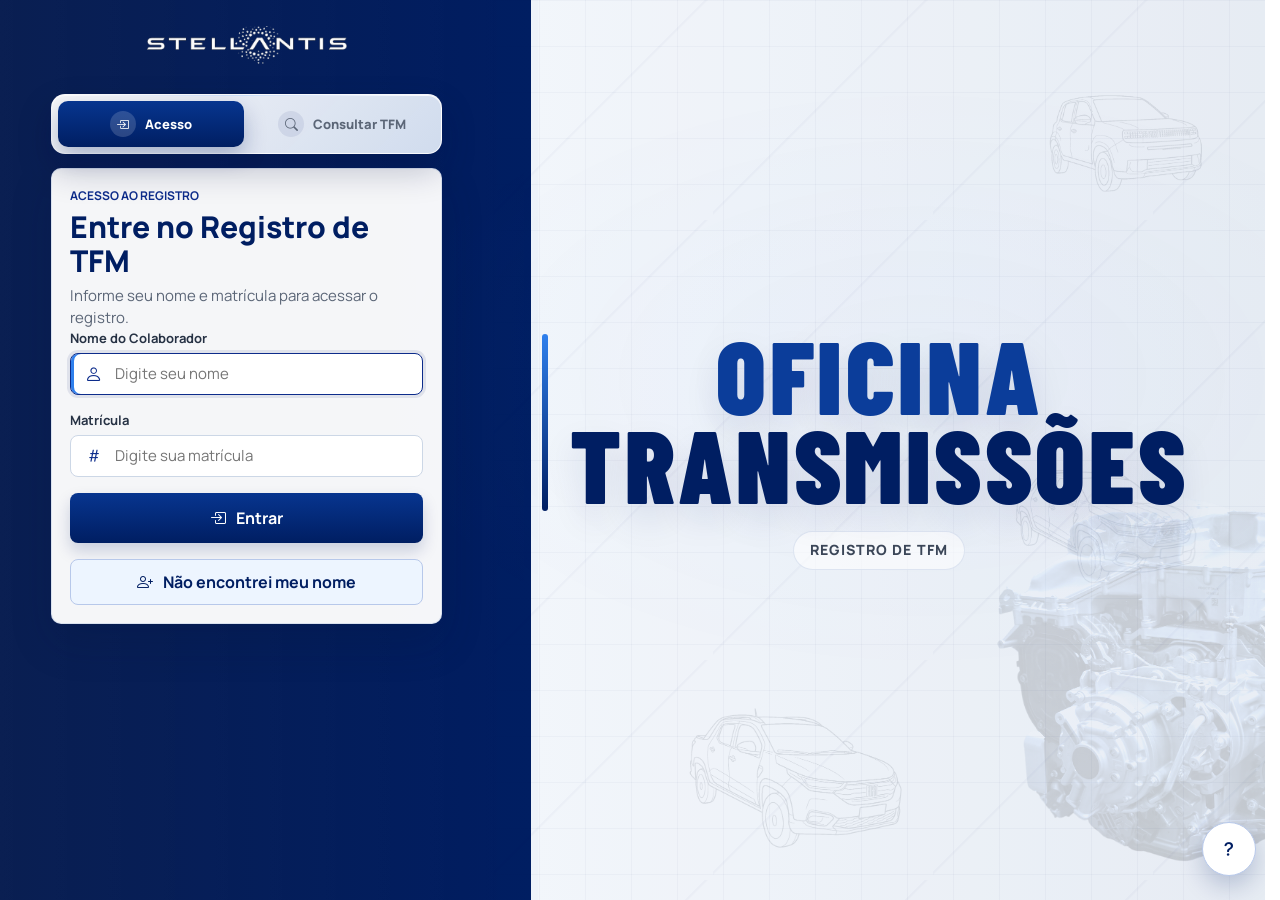
<file: tempo-padrao.html>
<!DOCTYPE html>
<html lang="pt-BR">
<head>
    <meta charset="UTF-8">
    <meta name="viewport" content="width=device-width, initial-scale=1.0">
    <title>Tempo Padrão | Stellantis</title>
    <meta name="description" content="Consulta dos tempos padrão das atividades da Oficina Transmissões.">
    <meta name="theme-color" content="#001E62">
    <link rel="icon" type="image/png" sizes="32x32" href="favicon-32.png">
    <link rel="manifest" href="site.webmanifest">
    <link rel="stylesheet" href="geral-oficina.css">
    <link rel="stylesheet" href="tempo-padrao.css?v=20260902-1">
    <link rel="stylesheet" href="https://cdn.jsdelivr.net/npm/bootstrap-icons@1.11.3/font/bootstrap-icons.min.css">
</head>
<body>
    <header class="oficina-header">
        <div class="oficina-marca">
            <img src="logo.png" class="logo" alt="Stellantis">
            <div class="oficina-titulo">
                <span>Oficina</span>
                <strong>Transmissões</strong>
            </div>
        </div>
        <div class="oficina-header-acoes">
            <div id="usuario-tempo-padrao" class="usuario-geral" hidden>
                <i class="bi bi-person-check"></i>
                <span id="usuario-tempo-padrao-nome">-</span>
            </div>
            <a class="voltar-site" href="index.html">
                <i class="bi bi-arrow-left"></i>
                <span>Voltar</span>
            </a>
        </div>
    </header>

    <nav class="geral-navegacao tempo-padrao-navegacao" aria-label="Navegação de tempo padrão">
        <span>Referência</span>
        <a class="tempo-padrao-nav-ativo" href="tempo-padrao.html" aria-current="page">
            <i class="bi bi-stopwatch"></i>
            <span>Tempo Padrão</span>
        </a>
    </nav>

    <main class="oficina-app tempo-padrao-app">
        <section class="oficina-hero tempo-padrao-hero" aria-labelledby="tempo-padrao-titulo">
            <div class="tempo-padrao-hero-conteudo">
                <span>Oficina Transmissões | Referência operacional</span>
                <h1 id="tempo-padrao-titulo">Tempo Padrão</h1>
                <p>Consulte a referência oficial de horas para as atividades cadastradas.</p>
            </div>
            <div class="tempo-padrao-hero-selo" aria-label="Dados oficiais da oficina">
                <i class="bi bi-shield-check" aria-hidden="true"></i>
                <div>
                    <span>Base de referência</span>
                    <strong>Dados oficiais</strong>
                </div>
            </div>
        </section>

        <section class="grafico-card tempo-padrao-card" aria-labelledby="lista-tempos-titulo">
            <div class="tempo-padrao-card-topo">
                <div>
                    <span>Catálogo de operações</span>
                    <h2 id="lista-tempos-titulo">Atividades e tempos de referência</h2>
                </div>
                <div class="tempo-padrao-card-acoes">
                    <div class="tempo-padrao-contagem-bloco">
                        <span>Registros exibidos</span>
                        <strong id="tempo-padrao-contagem" aria-live="polite">0 atividades</strong>
                    </div>
                    <button id="tempo-padrao-atualizar" type="button" title="Atualizar tempos padrão">
                        <i class="bi bi-arrow-clockwise"></i>
                        <span>Atualizar</span>
                    </button>
                </div>
            </div>

            <div class="tempo-padrao-ferramentas">
                <label class="tempo-padrao-busca" for="tempo-padrao-busca">
                    <span>Pesquisar no catálogo</span>
                    <div>
                        <i class="bi bi-search" aria-hidden="true"></i>
                        <input id="tempo-padrao-busca" type="search" placeholder="Busque por atividade ou código" autocomplete="off">
                        <button id="tempo-padrao-limpar" type="button" aria-label="Limpar pesquisa" title="Limpar pesquisa" hidden>
                            <i class="bi bi-x-lg"></i>
                        </button>
                    </div>
                </label>
                <p class="tempo-padrao-ajuda"><i class="bi bi-info-circle" aria-hidden="true"></i> Valores apresentados em horas.</p>
            </div>

            <p id="tempo-padrao-status" class="tempo-padrao-status" role="status" aria-live="polite">Carregando atividades...</p>

            <div class="tempo-padrao-tabela-wrapper">
                <table class="tempo-padrao-tabela">
                    <thead>
                        <tr><th scope="col">Código</th><th scope="col">Descrição da atividade</th><th scope="col">Tempo padrão</th></tr>
                    </thead>
                    <tbody id="tempo-padrao-lista"></tbody>
                </table>
            </div>
        </section>
    </main>

    <script src="tempo-padrao.js?v=20260828-2"></script>
</body>
</html>
</file>
<file: style.css>
@import url("https://fonts.googleapis.com/css2?family=Barlow+Condensed:wght@700;800;900&family=Manrope:wght@500;600;700;800;900&display=swap");

*{
    margin:0;
    padding:0;
    box-sizing:border-box;
    font-family:"Manrope", "Segoe UI", Tahoma, Geneva, Verdana, sans-serif;
}

html{
    scrollbar-gutter:stable;
}

:root{
    --stellantis-blue:#001E62;
    --stellantis-blue-strong:#00164b;
    --stellantis-blue-soft:#0d2c8b;
    --stellantis-cyan:#2f80ed;
    --stellantis-steel:#3b4658;
    --stellantis-ink:#182233;
    --stellantis-muted:#5b6677;
    --stellantis-line:#d7e0ee;
    --stellantis-surface:#ffffff;
    --stellantis-surface-soft:#f6f8fc;
    --stellantis-grid:rgba(0,30,98,0.045);
    --stellantis-success:#0f766e;
    --stellantis-warning:#b45309;
    --stellantis-danger:#b42318;
    --shadow-card:0 10px 24px rgba(15,23,42,0.07);
    --shadow-card-hover:0 14px 28px rgba(15,23,42,0.10);
    --shadow-action:0 14px 30px rgba(0,30,98,0.24);
}

body{
    background:
        radial-gradient(circle at 12% 0%, rgba(47,128,237,0.09), transparent 28%),
        linear-gradient(var(--stellantis-grid) 1px, transparent 1px),
        linear-gradient(90deg, var(--stellantis-grid) 1px, transparent 1px),
        linear-gradient(135deg, rgba(0,30,98,0.045) 0 16%, transparent 16% 100%),
        linear-gradient(180deg, #f8fafc 0%, #edf3fb 100%);
    background-size:auto, 38px 38px, 38px 38px, auto, auto;
    color:var(--stellantis-ink);
    min-height:100vh;
    overflow-x:hidden;
    position:relative;
}

body::before,
body::after{
    content:"";
    inset:0;
    pointer-events:none;
    position:fixed;
    z-index:0;
}

body::before{
    animation:carros-fundo-oficina 38s linear infinite;
    background-image:url("fiat-fundo-1-bg-line.png"), url("fiat-fundo-2-bg-line.png");
    background-position:-18% 22%, 118% 68%;
    background-repeat:no-repeat;
    background-size:min(56vw, 740px) auto, min(52vw, 700px) auto;
    filter:sepia(1) saturate(2.6) hue-rotate(178deg) brightness(0.82) contrast(1.08) drop-shadow(0 18px 24px rgba(0,30,98,0.10));
    mix-blend-mode:multiply;
    opacity:0.18;
}

body::after{
    animation:linhas-fundo-oficina 16s ease-in-out infinite alternate;
    background:
        linear-gradient(105deg, transparent 0 18%, rgba(0,30,98,0.03) 18.2% 18.7%, transparent 19% 100%),
        linear-gradient(105deg, transparent 0 48%, rgba(47,128,237,0.035) 48.2% 48.6%, transparent 49% 100%),
        radial-gradient(ellipse at 72% 18%, rgba(47,128,237,0.07), transparent 34%);
    opacity:0.48;
}

.header,
.tela-login,
.main-container{
    position:relative;
    z-index:1;
}

body.modal-aberto{
    overflow:hidden;
}

body.login-bloqueado .main-container,
body.login-bloqueado .header,
body.login-bloqueado .btn-abrir-sugestao,
body.login-bloqueado .btn-abrir-feedback,
body.login-bloqueado .btn-salvar-flutuante{
    display:none;
}

body.login-bloqueado{
    background:linear-gradient(90deg, var(--stellantis-blue-strong) 0%, var(--stellantis-blue) 42%, #eef3fa 42%, #dfe6f0 100%);
}

body.login-bloqueado::before{
    display:none;
}

body.login-bloqueado::after{
    background:
        linear-gradient(90deg, rgba(255,255,255,0.08), transparent 42%),
        linear-gradient(90deg, transparent 0 42%, rgba(255,255,255,0.48) 42% 100%),
        radial-gradient(ellipse at 72% 42%, rgba(47,128,237,0.11), transparent 42%);
    opacity:0.5;
}

/* HEADER */

.header{
    align-items:center;
    background:
        linear-gradient(90deg, rgba(255,255,255,0.08) 0 1px, transparent 1px 100%),
        linear-gradient(90deg, var(--stellantis-blue-strong) 0%, var(--stellantis-blue) 72%, #06348d 100%);
    background-size:42px 100%, auto;
    box-shadow:0 8px 22px rgba(0,30,98,0.24);
    display:flex;
    min-height:58px;
    width:100%;
    z-index:200;
}

.header-inner{
    align-items:center;
    display:flex;
    justify-content:space-between;
    margin:auto;
    padding:8px 20px;
    width:100%;
}

.logo{
    height:58px;
    object-fit:cover;
    object-position:center 52%;
    width:300px;
}

.header-titulo-oficina{
    align-items:center;
    color:white;
    display:flex;
    flex:1;
    gap:16px;
    isolation:isolate;
    justify-content:flex-end;
    line-height:1;
    min-width:300px;
    padding:0 14px;
    position:relative;
    text-align:right;
    text-transform:uppercase;
}

.header-titulo-oficina::before{
    background:linear-gradient(90deg, transparent, rgba(255,255,255,0.16));
    border-right:1px solid rgba(255,255,255,0.28);
    content:"";
    inset:-8px 8px -8px auto;
    position:absolute;
    width:min(340px, 38vw);
    z-index:-1;
}

.header-motor-img{
    filter:drop-shadow(0 10px 16px rgba(0,0,0,0.24));
    flex:0 0 auto;
    height:52px;
    object-fit:contain;
    width:72px;
}

.header-titulo-texto{
    align-items:flex-end;
    display:flex;
    flex-direction:column;
}

.header-titulo-texto span{
    color:rgba(255,255,255,0.72);
    font-size:13px;
    font-weight:800;
    letter-spacing:0.28em;
}

.header-titulo-texto strong{
    color:#ffffff;
    font-size:30px;
    font-weight:900;
    letter-spacing:0.08em;
    margin-top:4px;
    text-shadow:0 10px 22px rgba(0,0,0,0.24);
}

.header-acoes{
    align-items:center;
    display:flex;
    gap:12px;
}

.notificacoes-disponibilidade{
    position:relative;
}

.notificacoes-disponibilidade[hidden]{
    display:none;
}

.btn-notificacoes-disponibilidade{
    align-items:center;
    background:rgba(255,255,255,0.12);
    border:1px solid rgba(255,255,255,0.24);
    border-radius:50%;
    color:#fff;
    cursor:pointer;
    display:flex;
    font-size:17px;
    height:38px;
    justify-content:center;
    position:relative;
    width:38px;
}

.btn-notificacoes-disponibilidade:hover,
.btn-notificacoes-disponibilidade:focus-visible,
.btn-notificacoes-disponibilidade[aria-expanded="true"]{
    background:#fff;
    color:var(--stellantis-blue);
    outline:3px solid rgba(47,128,237,0.25);
}

.notificacoes-disponibilidade-contador{
    align-items:center;
    background:#d92d20;
    border:2px solid var(--stellantis-blue);
    border-radius:999px;
    color:#fff;
    display:flex;
    font-size:9px;
    font-weight:900;
    height:19px;
    justify-content:center;
    min-width:19px;
    padding:0 4px;
    position:absolute;
    right:-6px;
    top:-6px;
}

.notificacoes-disponibilidade-contador[hidden]{
    display:none;
}

.painel-notificacoes-disponibilidade{
    background:#fff;
    border:1px solid #d7e0ee;
    border-radius:8px;
    box-shadow:0 18px 42px rgba(15,23,42,0.24);
    color:var(--stellantis-ink);
    display:flex;
    flex-direction:column;
    max-height:min(480px, calc(100vh - 100px));
    overflow:hidden;
    position:absolute;
    right:0;
    top:calc(100% + 12px);
    width:min(420px, calc(100vw - 28px));
    z-index:450;
}

.painel-notificacoes-disponibilidade[hidden]{
    display:none;
}

.painel-notificacoes-topo{
    align-items:center;
    background:#fff;
    border-bottom:1px solid #dfe6f0;
    display:flex;
    flex:0 0 auto;
    justify-content:space-between;
    padding:15px 18px;
}

.painel-notificacoes-topo span{
    color:#3478b9;
    display:block;
    font-size:10px;
    font-weight:900;
    text-transform:uppercase;
}

.painel-notificacoes-topo h2{
    color:var(--stellantis-blue);
    font-size:19px;
    line-height:1.2;
    margin-top:3px;
}

.painel-notificacoes-topo p{
    color:#64748b;
    font-size:11px;
    font-weight:700;
    margin-top:4px;
}

.painel-notificacoes-topo button{
    align-items:center;
    background:#eef3fa;
    border:0;
    border-radius:6px;
    color:var(--stellantis-blue);
    cursor:pointer;
    display:flex;
    height:34px;
    justify-content:center;
    width:34px;
}

.notificacoes-disponibilidade-meta{
    background:#f8fafc;
    border-bottom:1px solid #e2e8f0;
    display:grid;
    flex:0 0 auto;
    gap:3px;
    padding:9px 18px;
}

.notificacoes-disponibilidade-meta span{
    color:#64748b;
    font-size:10px;
}

.notificacoes-disponibilidade-meta strong{
    color:#a34b08;
    font-size:10px;
    font-weight:800;
}

.notificacoes-disponibilidade-meta strong[hidden]{
    display:none;
}

.notificacoes-disponibilidade-filtros{
    background:#fff;
    border-bottom:1px solid #e2e8f0;
    display:grid;
    flex:0 0 auto;
    gap:8px;
    grid-template-columns:1fr 1fr;
    padding:10px 18px;
}

.notificacoes-disponibilidade-filtros label{
    display:grid;
    gap:4px;
}

.notificacoes-disponibilidade-filtros label > span{
    color:#526176;
    font-size:9px;
    font-weight:800;
    text-transform:uppercase;
}

.notificacoes-disponibilidade-filtros select{
    background:#f8fafc;
    border:1px solid #cbd5e1;
    border-radius:5px;
    color:#26364d;
    font-size:11px;
    height:32px;
    min-width:0;
    padding:0 8px;
    width:100%;
}

.notificacoes-disponibilidade-lista{
    background:#f5f7fb;
    display:flex;
    flex:1 1 auto;
    flex-direction:column;
    gap:8px;
    min-height:0;
    overflow-y:auto;
    overscroll-behavior:contain;
    padding:10px;
    scrollbar-color:#9aa7b8 transparent;
    scrollbar-width:thin;
}

.notificacoes-disponibilidade-lista::-webkit-scrollbar{
    width:7px;
}

.notificacoes-disponibilidade-lista::-webkit-scrollbar-track{
    background:transparent;
}

.notificacoes-disponibilidade-lista::-webkit-scrollbar-thumb{
    background:#9aa7b8;
    border-radius:7px;
}

.notificacoes-disponibilidade-grupo{
    color:#59677b;
    font-size:10px;
    font-weight:900;
    padding:4px 3px 0;
    text-transform:uppercase;
}

.notificacao-disponibilidade-item{
    background:#fff;
    border:1px solid #e0e6ef;
    border-left:3px solid #d97706;
    border-radius:6px;
    display:grid;
    flex:0 0 auto;
    gap:6px;
    padding:12px 14px;
    position:relative;
}

.notificacao-tipo-ausencia{
    border-left-color:#b42318;
}

.notificacao-tipo-nao-informada{
    border-left-color:#64748b;
}

.notificacao-disponibilidade-nova{
    background:#fffdf7;
}

.notificacao-disponibilidade-marcador{
    background:#e8f1fb;
    border-radius:4px;
    color:#1769aa;
    font-size:8px;
    font-weight:900;
    padding:3px 6px;
    position:absolute;
    right:10px;
    text-transform:uppercase;
    top:10px;
}

.notificacao-disponibilidade-nova strong{
    padding-right:42px;
}

.notificacao-disponibilidade-item strong{
    color:#9a4807;
    font-size:13px;
    line-height:1.3;
}

.notificacao-disponibilidade-item p,
.notificacoes-disponibilidade-vazio{
    color:#536278;
    font-size:12px;
    line-height:1.45;
}

.notificacoes-disponibilidade-vazio{
    background:#fff;
    border:1px dashed #cbd5e1;
    border-radius:6px;
    margin:auto 0;
    padding:24px 16px;
    text-align:center;
}

.notificacoes-disponibilidade-rodape{
    align-items:center;
    background:#fff;
    border-top:1px solid #dfe6f0;
    display:flex;
    flex:0 0 auto;
    gap:12px;
    justify-content:space-between;
    padding:10px 14px;
}

.notificacoes-disponibilidade-rodape[hidden]{
    display:none;
}

.notificacoes-disponibilidade-rodape > p{
    color:#64748b;
    font-size:9px;
    line-height:1.35;
    max-width:190px;
}

.notificacoes-disponibilidade-rodape > div{
    align-items:center;
    display:flex;
    gap:6px;
}

.notificacoes-disponibilidade-rodape button{
    align-items:center;
    background:#eef3fa;
    border:1px solid #cfdaea;
    border-radius:5px;
    color:var(--stellantis-blue);
    cursor:pointer;
    display:flex;
    font-size:10px;
    font-weight:800;
    gap:5px;
    min-height:30px;
    padding:6px 9px;
    white-space:nowrap;
}

.notificacoes-disponibilidade-rodape button:hover,
.notificacoes-disponibilidade-rodape button:focus-visible{
    background:#dfeaf8;
    outline:2px solid rgba(47,128,237,0.2);
}

.aviso-revisoes-disponibilidade{
    animation:aviso-revisoes-entrada 220ms ease-out;
    background:#fff;
    border:1px solid #f2c57c;
    border-left:4px solid #d97706;
    border-radius:8px;
    box-shadow:0 16px 36px rgba(15,23,42,0.2);
    color:var(--stellantis-ink);
    display:grid;
    gap:14px;
    max-width:360px;
    padding:16px;
    position:fixed;
    right:20px;
    top:82px;
    width:calc(100vw - 40px);
    z-index:300;
}

.aviso-revisoes-disponibilidade[hidden]{
    display:none;
}

.aviso-revisoes-conteudo{
    align-items:center;
    display:flex;
    gap:11px;
}

.aviso-revisoes-conteudo > i{
    color:#b45309;
    font-size:20px;
}

.aviso-revisoes-conteudo span{
    display:grid;
    flex:1;
    gap:2px;
}

.aviso-revisoes-disponibilidade strong{
    color:#7c3b08;
    font-size:13px;
}

.aviso-revisoes-disponibilidade small{
    color:#5b6677;
    font-size:11px;
}

.aviso-revisoes-disponibilidade button{
    align-items:center;
    align-self:end;
    background:var(--stellantis-blue);
    border:0;
    border-radius:5px;
    color:#fff;
    cursor:pointer;
    display:flex;
    font-size:12px;
    font-weight:800;
    justify-content:center;
    justify-self:end;
    min-height:34px;
    padding:8px 18px;
}

.aviso-revisoes-disponibilidade button:hover,
.aviso-revisoes-disponibilidade button:focus-visible{
    background:var(--stellantis-blue-soft);
    outline:3px solid rgba(47,128,237,0.2);
}

@keyframes aviso-revisoes-entrada{
    from{
        opacity:0;
        transform:translateY(-8px);
    }
    to{
        opacity:1;
        transform:translateY(0);
    }
}

.usuario-logado{
    align-items:center;
    background:rgba(255,255,255,0.12);
    border:1px solid rgba(255,255,255,0.24);
    border-radius:999px;
    color:white;
    display:flex;
    font-size:13px;
    font-weight:bold;
    gap:8px;
    min-height:34px;
    padding:6px 8px 6px 12px;
}

.usuario-logado[hidden]{
    display:none;
}

.usuario-logado span{
    max-width:240px;
    overflow:hidden;
    text-overflow:ellipsis;
    white-space:nowrap;
}

.btn-sair-login{
    align-items:center;
    background:rgba(255,255,255,0.14);
    border:1px solid rgba(255,255,255,0.24);
    border-radius:999px;
    color:white;
    cursor:pointer;
    display:flex;
    height:28px;
    justify-content:center;
    transition:0.25s;
    width:28px;
}

.btn-sair-login:hover,
.btn-sair-login:focus{
    background:white;
    color:var(--stellantis-blue);
    outline:none;
}

.btn-abrir-sugestao,
.btn-abrir-feedback{
    align-items:center;
    background:rgba(255,255,255,0.92);
    border:1px solid rgba(255,255,255,0.5);
    border-radius:8px;
    box-shadow:0 8px 16px rgba(0,0,0,0.16);
    color:var(--stellantis-blue);
    cursor:pointer;
    display:flex;
    font-size:13px;
    font-weight:bold;
    gap:6px;
    min-height:32px;
    padding:6px 10px;
    transition:0.25s;
}

.btn-abrir-sugestao:hover,
.btn-abrir-sugestao:focus,
.btn-abrir-feedback:hover,
.btn-abrir-feedback:focus{
    background:white;
    outline:none;
    transform:translateY(-1px);
}

/* LOGIN */

.tela-login[hidden]{
    display:none;
}

.tela-login{
    align-items:center;
    display:grid;
    grid-template-columns:minmax(390px, 42vw) 1fr;
    min-height:100vh;
    overflow:hidden;
    padding:0;
}

/* ABAS DO LOGIN */
.login-abas{
    display:flex;
    gap:6px;
    background:linear-gradient(135deg, rgba(255,255,255,0.96), rgba(226,236,250,0.92));
    border:1px solid rgba(255,255,255,0.82);
    border-radius:14px;
    box-shadow:0 16px 34px rgba(0,18,62,0.24), inset 0 1px 0 rgba(255,255,255,0.86);
    padding:6px;
    position:relative;
}

.login-abas::before{
    background:linear-gradient(90deg, transparent, rgba(47,128,237,0.24), transparent);
    content:"";
    height:1px;
    left:18px;
    position:absolute;
    right:18px;
    top:0;
}

.login-aba{
    align-items:center;
    background:transparent;
    border:none;
    border-radius:10px;
    color:var(--stellantis-muted);
    cursor:pointer;
    display:flex;
    flex:1;
    font-size:13px;
    font-weight:800;
    gap:9px;
    justify-content:center;
    min-height:42px;
    overflow:hidden;
    padding:10px 12px;
    position:relative;
    transition:background 0.22s, color 0.22s, transform 0.22s, box-shadow 0.22s;
}

.login-aba i{
    align-items:center;
    background:rgba(0,30,98,0.08);
    border-radius:999px;
    display:flex;
    height:26px;
    justify-content:center;
    transition:background 0.22s, color 0.22s;
    width:26px;
}

.login-aba:hover{
    background:rgba(0,30,98,0.08);
    color:var(--stellantis-blue);
    transform:translateY(-1px);
}

.login-aba.login-aba-ativo{
    background:linear-gradient(180deg, #07358f, var(--stellantis-blue));
    color:#fff;
    box-shadow:0 10px 22px rgba(0,30,98,0.28);
}

.login-aba.login-aba-ativo::after{
    animation:brilho-aba-login 2.8s ease-in-out infinite;
    background:linear-gradient(110deg, transparent 0%, rgba(255,255,255,0.22) 45%, transparent 72%);
    content:"";
    inset:0;
    position:absolute;
    transform:translateX(-120%);
}

.login-aba.login-aba-ativo i{
    background:rgba(255,255,255,0.16);
    color:#fff;
}

.login-card{
    align-content:start;
    align-self:stretch;
    background:transparent;
    border:none;
    border-radius:0;
    box-shadow:none;
    display:grid;
    gap:14px;
    justify-self:stretch;
    max-width:none;
    padding:22px clamp(22px, 4vw, 54px);
    width:100%;
}

.login-marca{
    align-items:center;
    background:transparent;
    border-radius:0;
    display:flex;
    justify-content:center;
    min-height:58px;
    overflow:hidden;
}

.login-marca img{
    height:50px;
    object-fit:cover;
    object-position:center 52%;
    width:min(300px, 100%);
}

#painel-acesso,
#painel-consultar-login{
    background:rgba(255,255,255,0.96);
    border:1px solid rgba(215,224,238,0.92);
    border-radius:10px;
    box-shadow:0 18px 42px rgba(0,18,62,0.20);
    padding:18px;
}

.login-hero{
    align-items:center;
    display:flex;
    justify-content:center;
    min-height:100vh;
    padding:44px clamp(46px, 6vw, 92px);
    position:relative;
    text-align:left;
}

.login-hero::before{
    background:
        linear-gradient(rgba(0,30,98,0.045) 1px, transparent 1px),
        linear-gradient(90deg, rgba(0,30,98,0.045) 1px, transparent 1px),
        linear-gradient(135deg, transparent 0 48%, rgba(0,30,98,0.035) 48.2% 48.6%, transparent 49% 100%);
    background-size:46px 46px, 46px 46px, 220px 220px;
    content:"";
    inset:0;
    opacity:0.72;
    pointer-events:none;
    position:absolute;
    z-index:0;
}

.login-carros-fundo{
    inset:0;
    overflow:hidden;
    pointer-events:none;
    position:absolute;
    z-index:0;
}

.login-carro{
    filter:sepia(1) saturate(2.7) hue-rotate(178deg) brightness(0.74) contrast(1.08) drop-shadow(0 18px 24px rgba(0,30,98,0.13));
    opacity:0.115;
    position:absolute;
    transform-origin:center;
    will-change:transform;
}

.login-carro-1{
    animation:carro-login-inferior 19s ease-in-out infinite alternate;
    bottom:4%;
    left:22%;
    width:min(20vw, 280px);
}

.login-carro-2{
    animation:carro-login-superior 23s ease-in-out infinite alternate;
    right:4%;
    top:6%;
    width:min(18vw, 250px);
}

.login-carro-3{
    animation:carro-login-meio 21s ease-in-out infinite alternate;
    right:7%;
    top:50%;
    width:min(17vw, 235px);
}

.login-hero-conteudo{
    align-items:center;
    color:var(--stellantis-blue);
    display:grid;
    gap:24px;
    max-width:820px;
    position:relative;
    text-align:center;
    z-index:1;
}

.login-hero-titulo{
    animation:entrada-titulo-hero 900ms ease-out both;
    display:grid;
    gap:0;
    isolation:isolate;
    position:relative;
}

.login-hero-titulo::before{
    background:linear-gradient(180deg, var(--stellantis-cyan), var(--stellantis-blue));
    border-radius:999px;
    content:"";
    height:100%;
    left:-28px;
    position:absolute;
    top:4px;
    width:6px;
    z-index:3;
}

.login-motor-titulo{
    animation:motor-titulo-respiro 20s ease-in-out infinite alternate;
    filter:grayscale(1) sepia(1) saturate(1.18) hue-rotate(178deg) brightness(0.98) contrast(1.02);
    left:50%;
    opacity:0.16;
    pointer-events:none;
    position:absolute;
    top:50%;
    transform-origin:center;
    width:min(52vw, 760px);
    z-index:0;
}

.login-hero-conteudo span,
.login-hero-conteudo strong{
    display:block;
    font-family:"Barlow Condensed", "Manrope", "Segoe UI", sans-serif;
    font-size:clamp(76px, 8vw, 128px);
    font-weight:900;
    letter-spacing:0.035em;
    line-height:0.86;
    position:relative;
    text-shadow:0 16px 34px rgba(0,30,98,0.10);
    z-index:2;
}

.login-hero-conteudo span{
    color:#0b3d9a;
}

.login-hero-conteudo strong{
    color:var(--stellantis-blue);
}

.login-hero-conteudo p{
    background:rgba(255,255,255,0.58);
    border:1px solid rgba(215,224,238,0.82);
    border-radius:999px;
    color:var(--stellantis-steel);
    font-size:clamp(12px, 1.1vw, 15px);
    font-weight:800;
    justify-self:center;
    letter-spacing:0.08em;
    line-height:1.2;
    padding:10px 16px;
    text-transform:uppercase;
    width:max-content;
}

.login-topo span{
    color:var(--stellantis-blue-soft);
    display:block;
    font-size:12px;
    font-weight:bold;
    margin-bottom:6px;
    text-transform:uppercase;
}

.login-topo h1{
    color:var(--stellantis-blue);
    font-size:30px;
    font-weight:900;
    line-height:1.12;
    margin-bottom:8px;
}

.login-topo p{
    color:var(--stellantis-muted);
    font-size:15px;
    line-height:1.45;
}

.login-form{
    display:grid;
    gap:16px;
}

.login-alternativo[hidden]{
    display:none;
}

.login-alternativo{
    background:var(--stellantis-surface-soft);
    border:1px dashed #9db2d8;
    border-radius:14px;
    display:grid;
    gap:14px;
    padding:16px;
}

.login-alternativo-topo strong{
    color:var(--stellantis-blue);
    display:block;
    font-size:15px;
    margin-bottom:5px;
}

.login-alternativo-topo p{
    color:var(--stellantis-muted);
    font-size:13px;
    line-height:1.45;
}

.login-feedback{
    border-radius:12px;
    font-size:14px;
    font-weight:bold;
    padding:12px 14px;
}

.login-feedback.erro{
    background:#fef2f2;
    border:1px solid #fca5a5;
    color:var(--stellantis-danger);
}

.login-feedback.sucesso{
    background:#eefcf9;
    border:1px solid #8bd8ce;
    color:var(--stellantis-success);
}

.login-feedback.aviso{
    background:#fff7ed;
    border:1px solid #fdba74;
    color:var(--stellantis-warning);
}

/* CONTAINER */

.main-container{
    max-width:none;
    margin:auto;
    padding:clamp(16px, 2.4vw, 28px) clamp(14px, 2.4vw, 20px) 56px;
    width:100%;
}

.app-shell{
    align-items:start;
    display:grid;
    gap:20px;
    grid-template-columns:230px minmax(0, 1fr);
}

.app-sidebar{
    background:linear-gradient(180deg, rgba(0,30,98,0.98), rgba(0,22,75,0.96));
    border:1px solid rgba(255,255,255,0.16);
    border-left:5px solid var(--stellantis-cyan);
    border-radius:12px;
    box-shadow:0 18px 40px rgba(0,30,98,0.22);
    display:grid;
    gap:8px;
    overflow:hidden;
    padding:12px;
    position:sticky;
    top:14px;
}

.app-sidebar::before{
    background:
        linear-gradient(135deg, rgba(255,255,255,0.16), transparent 38%),
        linear-gradient(90deg, transparent, rgba(47,128,237,0.24), transparent);
    content:"";
    height:120px;
    left:-60%;
    pointer-events:none;
    position:absolute;
    right:-60%;
    top:-80px;
    transform:rotate(-8deg);
}

.app-nav-btn{
    align-items:center;
    background:rgba(255,255,255,0.06);
    border:1px solid rgba(255,255,255,0.10);
    border-radius:9px;
    color:rgba(255,255,255,0.82);
    cursor:pointer;
    display:flex;
    font-size:13px;
    font-weight:900;
    gap:10px;
    min-height:48px;
    padding:10px 12px;
    position:relative;
    text-align:left;
    text-decoration:none;
    transition:background 0.2s, border-color 0.2s, color 0.2s, transform 0.2s, box-shadow 0.2s;
    width:100%;
}

.app-nav-btn::after{
    background:linear-gradient(180deg, var(--stellantis-cyan), rgba(255,255,255,0.72));
    border-radius:999px;
    content:"";
    inset:10px auto 10px 7px;
    opacity:0;
    position:absolute;
    transform:scaleY(0.45);
    transition:opacity 0.2s, transform 0.2s;
    width:3px;
}

.app-nav-btn i{
    align-items:center;
    background:rgba(255,255,255,0.12);
    border-radius:999px;
    color:#fff;
    display:flex;
    flex:0 0 30px;
    height:30px;
    justify-content:center;
    width:30px;
}

.app-nav-btn:hover,
.app-nav-btn:focus{
    background:rgba(255,255,255,0.12);
    border-color:rgba(255,255,255,0.22);
    color:#fff;
    outline:none;
    transform:translateX(4px);
}

.app-nav-btn:hover::after,
.app-nav-btn:focus::after,
.app-nav-btn-ativo::after{
    opacity:1;
    transform:scaleY(1);
}

.app-nav-btn-ativo{
    background:linear-gradient(180deg, #ffffff, #eaf2ff);
    border-color:#ffffff;
    box-shadow:0 10px 22px rgba(0,0,0,0.18);
    color:var(--stellantis-blue);
    transform:translateX(4px);
}

.app-nav-btn-ativo:hover,
.app-nav-btn-ativo:focus{
    color:var(--stellantis-blue);
}

.app-nav-btn-ativo i{
    background:linear-gradient(135deg, var(--stellantis-blue), var(--stellantis-cyan));
    color:#fff;
}

.app-conteudo{
    background:
        linear-gradient(var(--stellantis-grid) 1px, transparent 1px),
        linear-gradient(90deg, var(--stellantis-grid) 1px, transparent 1px),
        linear-gradient(120deg, rgba(255,255,255,0.94), rgba(237,245,255,0.88));
    background-size:44px 44px, 44px 44px, auto;
    border:1px solid rgba(215,224,238,0.88);
    border-radius:14px;
    box-shadow:0 18px 42px rgba(15,23,42,0.08);
    min-width:0;
    overflow:hidden;
    padding:18px;
    position:relative;
}

.app-conteudo::after{
    animation:varredura-painel 10s ease-in-out infinite alternate;
    background:linear-gradient(115deg, transparent 0 40%, rgba(47,128,237,0.10) 48%, transparent 56% 100%);
    content:"";
    inset:0;
    opacity:0.7;
    pointer-events:none;
    position:absolute;
    z-index:0;
}

.app-conteudo > *{
    position:relative;
    z-index:1;
}

#form-registro{
    margin:0 auto;
    max-width:1180px;
    width:100%;
}

#form-registro.app-tab-panel-ativo{
    animation:none;
}

.app-tab-panel[hidden],
.app-tab-panel:not(.app-tab-panel-ativo){
    display:none !important;
}

.painel-dados{
    background:rgba(255,255,255,0.96);
    border:1px solid var(--stellantis-line);
    border-radius:12px;
    box-shadow:var(--shadow-card);
    min-height:calc(100vh - 150px);
    padding:28px;
}

.app-tab-panel-ativo{
    animation:entrada-painel-dados 420ms ease-out both;
}

.painel-dados-topo{
    border-bottom:1px solid rgba(0,30,98,0.10);
    margin-bottom:22px;
    padding-bottom:18px;
    position:relative;
}

.painel-dados-topo::after{
    background:linear-gradient(90deg, var(--stellantis-blue), var(--stellantis-cyan), transparent);
    border-radius:999px;
    bottom:-1px;
    content:"";
    height:3px;
    left:0;
    position:absolute;
    width:min(320px, 64%);
}

.painel-dados-topo span{
    color:var(--stellantis-blue-soft);
    display:block;
    font-size:12px;
    font-weight:900;
    letter-spacing:0.08em;
    margin-bottom:8px;
    text-transform:uppercase;
}

.painel-dados-topo h1{
    color:var(--stellantis-blue);
    font-size:clamp(32px, 4vw, 52px);
    line-height:1;
    margin-bottom:10px;
}

.painel-dados-topo p,
.painel-dados-texto{
    color:var(--stellantis-muted);
    font-size:16px;
    line-height:1.55;
}

.painel-card-largo{
    margin-top:24px;
    max-width:760px;
}

.painel-link-principal{
    align-items:center;
    background:linear-gradient(180deg, #07358f, var(--stellantis-blue));
    border-radius:10px;
    box-shadow:var(--shadow-action);
    color:#fff;
    display:inline-flex;
    font-size:16px;
    font-weight:900;
    gap:10px;
    margin-top:24px;
    min-height:52px;
    padding:14px 20px;
    text-decoration:none;
}

.painel-placeholder{
    align-items:center;
    background:#f8fbff;
    border:1px dashed #b7c8ea;
    border-radius:12px;
    color:var(--stellantis-blue);
    display:flex;
    gap:12px;
    margin-top:24px;
    max-width:620px;
    padding:22px;
}

.painel-placeholder i{
    font-size:28px;
}

.painel-frame-wrap{
    background:rgba(255,255,255,0.86);
    border:1px solid var(--stellantis-line);
    border-radius:12px;
    box-shadow:var(--shadow-card);
    height:min(860px, calc(100vh - 250px));
    margin:24px auto 0;
    max-width:1180px;
    min-height:560px;
    overflow:hidden;
    width:100%;
}

.painel-horas{
    padding:12px;
}

.painel-horas .painel-frame-wrap{
    height:calc(100vh - 126px);
    margin:0 auto;
    min-height:620px;
}

.painel-frame{
    border:0;
    display:block;
    height:100%;
    width:100%;
}

.feedback-painel-form{
    background:rgba(255,255,255,0.94);
    border:1px solid var(--stellantis-line);
    border-radius:12px;
    box-shadow:var(--shadow-card);
    display:grid;
    gap:16px;
    margin:24px auto 0;
    max-width:760px;
    padding:22px;
    width:100%;
}

.app-tab-panel[data-app-panel="sugestao"],
.app-tab-panel[data-app-panel="feedback"]{
    background:
        linear-gradient(135deg, rgba(255,255,255,0.98), rgba(241,247,255,0.94)),
        linear-gradient(90deg, rgba(0,30,98,0.045) 1px, transparent 1px),
        linear-gradient(rgba(0,30,98,0.045) 1px, transparent 1px);
    background-size:auto, 36px 36px, 36px 36px;
    overflow:hidden;
    position:relative;
}

.app-tab-panel[data-app-panel="sugestao"]::before,
.app-tab-panel[data-app-panel="feedback"]::before{
    background:
        radial-gradient(circle at 88% 12%, rgba(47,128,237,0.16), transparent 30%),
        linear-gradient(120deg, transparent 0 56%, rgba(0,30,98,0.06) 56.4% 57%, transparent 57.4% 100%);
    content:"";
    inset:0;
    pointer-events:none;
    position:absolute;
}

.app-tab-panel[data-app-panel="sugestao"] > *,
.app-tab-panel[data-app-panel="feedback"] > *{
    position:relative;
    z-index:1;
}

.app-tab-panel[data-app-panel="sugestao"] .painel-dados-topo,
.app-tab-panel[data-app-panel="feedback"] .painel-dados-topo{
    background:linear-gradient(135deg, rgba(0,30,98,0.98), rgba(10,58,139,0.94));
    border:1px solid rgba(255,255,255,0.22);
    border-radius:12px;
    box-shadow:0 18px 38px rgba(0,30,98,0.18);
    margin-bottom:24px;
    padding:24px;
}

.app-tab-panel[data-app-panel="sugestao"] .painel-dados-topo span,
.app-tab-panel[data-app-panel="sugestao"] .painel-dados-topo h1,
.app-tab-panel[data-app-panel="sugestao"] .painel-dados-topo p,
.app-tab-panel[data-app-panel="feedback"] .painel-dados-topo span,
.app-tab-panel[data-app-panel="feedback"] .painel-dados-topo h1,
.app-tab-panel[data-app-panel="feedback"] .painel-dados-topo p{
    color:#fff;
}

.app-tab-panel[data-app-panel="sugestao"] .painel-dados-topo p,
.app-tab-panel[data-app-panel="feedback"] .painel-dados-topo p{
    color:rgba(255,255,255,0.78);
}

.app-tab-panel[data-app-panel="sugestao"] .painel-dados-topo::after,
.app-tab-panel[data-app-panel="feedback"] .painel-dados-topo::after{
    background:linear-gradient(90deg, #ffffff, var(--stellantis-cyan), transparent);
}

.app-tab-panel[data-app-panel="sugestao"] .feedback-painel-form,
.app-tab-panel[data-app-panel="feedback"] .feedback-painel-form{
    background:linear-gradient(180deg, rgba(255,255,255,0.98), rgba(248,251,255,0.96));
    border-color:rgba(0,30,98,0.14);
    box-shadow:0 18px 40px rgba(0,30,98,0.12);
    max-width:860px;
    overflow:hidden;
    padding:26px;
    position:relative;
}

.app-tab-panel[data-app-panel="sugestao"] .feedback-painel-form::before,
.app-tab-panel[data-app-panel="feedback"] .feedback-painel-form::before{
    background:linear-gradient(180deg, var(--stellantis-cyan), var(--stellantis-blue));
    border-radius:999px;
    content:"";
    inset:18px auto 18px 0;
    position:absolute;
    width:5px;
}

.app-tab-panel[data-app-panel="sugestao"] .feedback-painel-form .campo,
.app-tab-panel[data-app-panel="feedback"] .feedback-painel-form .campo{
    background:rgba(255,255,255,0.82);
    border:1px solid rgba(0,30,98,0.10);
    border-radius:10px;
    padding:14px;
}

.app-tab-panel[data-app-panel="sugestao"] .feedback-painel-form .input-icon,
.app-tab-panel[data-app-panel="feedback"] .feedback-painel-form .input-icon{
    background:linear-gradient(180deg, #ffffff, #f8fbff);
    border-color:#b9c9e8;
    box-shadow:inset 4px 0 0 rgba(47,128,237,0.18);
}

.app-tab-panel[data-app-panel="sugestao"] .feedback-painel-form .input-icon:focus-within,
.app-tab-panel[data-app-panel="feedback"] .feedback-painel-form .input-icon:focus-within{
    border-color:var(--stellantis-blue-soft);
    box-shadow:inset 4px 0 0 var(--stellantis-cyan), 0 0 0 3px rgba(47,128,237,0.10);
}

.app-tab-panel[data-app-panel="sugestao"] .btn-sugerir-atividade,
.app-tab-panel[data-app-panel="feedback"] .btn-enviar-feedback{
    justify-self:end;
    min-width:220px;
}

.feedback-painel-form .btn-enviar-feedback{
    justify-self:end;
    max-width:260px;
    width:100%;
}

.consulta-layout{
    align-items:stretch;
    display:grid;
    gap:18px;
    grid-template-columns:repeat(2, minmax(0, 1fr));
    margin:24px auto 0;
    max-width:1080px;
    width:100%;
}

[data-app-panel="consulta"]{
    background:
        linear-gradient(135deg, rgba(255,255,255,0.98), rgba(241,247,255,0.94)),
        linear-gradient(90deg, rgba(0,30,98,0.045) 1px, transparent 1px),
        linear-gradient(rgba(0,30,98,0.045) 1px, transparent 1px);
    background-size:auto, 36px 36px, 36px 36px;
    overflow:hidden;
    position:relative;
}

[data-app-panel="consulta"]::before{
    animation:consulta-pulso-tecnico 12s ease-in-out infinite alternate;
    background:
        radial-gradient(circle at 18% 22%, rgba(47,128,237,0.16), transparent 28%),
        linear-gradient(120deg, transparent 0 52%, rgba(0,30,98,0.06) 52.4% 53%, transparent 53.4% 100%);
    content:"";
    inset:0;
    pointer-events:none;
    position:absolute;
}

[data-app-panel="consulta"] > *{
    position:relative;
    z-index:1;
}

[data-app-panel="consulta"] .painel-dados-topo{
    background:linear-gradient(135deg, rgba(0,30,98,0.98), rgba(10,58,139,0.94));
    border:1px solid rgba(255,255,255,0.22);
    border-radius:12px;
    box-shadow:0 18px 38px rgba(0,30,98,0.18);
    margin-bottom:24px;
    padding:24px;
}

[data-app-panel="consulta"] .painel-dados-topo span,
[data-app-panel="consulta"] .painel-dados-topo h1,
[data-app-panel="consulta"] .painel-dados-topo p{
    color:#fff;
}

[data-app-panel="consulta"] .painel-dados-topo p{
    color:rgba(255,255,255,0.78);
}

[data-app-panel="consulta"] .painel-dados-topo::after{
    background:linear-gradient(90deg, #ffffff, var(--stellantis-cyan), transparent);
}

[data-app-panel="consulta"] .card-busca,
[data-app-panel="consulta"] .card-historico{
    border-color:rgba(0,30,98,0.14);
    box-shadow:0 18px 40px rgba(0,30,98,0.12);
}

.consulta-layout .card-historico{
    grid-column:auto;
    min-height:100%;
}

@media(max-width:1250px){

    .consulta-layout{
        grid-template-columns:minmax(0, 1fr);
        max-width:720px;
    }

}

.topo-registro{
    align-items:start;
    display:grid;
    gap:18px;
    grid-template-columns:minmax(0, 1fr) minmax(340px, 430px);
    margin-bottom:22px;
}

/* TÍTULO */

.titulo-principal{
    display:flex;
    align-items:center;
    gap:18px;
    margin-bottom:0;
    position:relative;
}

.titulo-icon{
    width:58px;
    height:58px;
    background:linear-gradient(135deg, var(--stellantis-blue), var(--stellantis-cyan));
    border-radius:10px;
    display:flex;
    justify-content:center;
    align-items:center;
    color:white;
    font-size:26px;
    box-shadow:0 10px 18px rgba(0,30,98,0.20);
}

.titulo-principal h1{
    color:var(--stellantis-blue);
    font-size:clamp(28px, 3vw, 40px);
    line-height:1.05;
    margin-bottom:8px;
}

.titulo-principal p{
    color:var(--stellantis-muted);
    font-size:16px;
}

.painel-resumo{
    display:grid;
    gap:10px;
    grid-template-columns:repeat(3, minmax(120px, 1fr));
    margin-top:10px;
}

.resumo-item{
    background:rgba(255,255,255,0.9);
    border:1px solid var(--stellantis-line);
    border-radius:8px;
    border-left:4px solid var(--stellantis-cyan);
    box-shadow:0 8px 18px rgba(15,23,42,0.05);
    display:flex;
    min-width:0;
    flex-direction:column;
    justify-content:center;
    min-height:82px;
    padding:14px 16px;
}

.resumo-item span{
    color:var(--stellantis-muted);
    display:block;
    font-size:12px;
    font-weight:bold;
    margin-bottom:10px;
    text-transform:uppercase;
}

.resumo-item strong{
    color:var(--stellantis-blue);
    font-size:clamp(24px, 2.8vw, 34px);
    line-height:1;
}

.resumo-item-ultimo strong{
    font-size:clamp(20px, 2.3vw, 28px);
}

.feedback-global{
    border-radius:8px;
    font-weight:bold;
    margin-bottom:20px;
    padding:16px 18px;
}

.feedback-global.sucesso{
    background:#eefcf9;
    border:1px solid #8bd8ce;
    color:var(--stellantis-success);
}

.feedback-global.erro{
    background:#fef2f2;
    border:1px solid #fca5a5;
    color:var(--stellantis-danger);
}

.aviso-bi-oficina{
    align-items:center;
    backdrop-filter:blur(4px);
    background:rgba(0,18,62,0.42);
    display:flex;
    inset:0;
    justify-content:center;
    padding:20px;
    position:fixed;
    z-index:310;
}

.aviso-bi-oficina[hidden]{
    display:none;
}

.aviso-bi-oficina-painel{
    align-items:start;
    animation:aviso-bi-oficina-entrada 220ms ease-out;
    background:#fff;
    border:1px solid #d6e0ee;
    border-radius:10px;
    box-shadow:0 28px 70px rgba(0,18,62,0.32);
    display:grid;
    gap:16px;
    grid-template-columns:52px minmax(0, 1fr) 32px;
    max-width:440px;
    overflow:hidden;
    padding:24px;
    position:relative;
    width:100%;
}

.aviso-bi-oficina-painel::before{
    background:var(--stellantis-blue);
    content:"";
    inset:0 auto 0 0;
    position:absolute;
    width:5px;
}

.aviso-bi-oficina-icone{
    align-items:center;
    background:var(--stellantis-blue);
    border-radius:50%;
    box-shadow:0 8px 16px rgba(0,30,98,0.20);
    color:#fff;
    display:flex;
    font-size:21px;
    height:52px;
    justify-content:center;
    width:52px;
}

.aviso-bi-oficina-texto{
    display:grid;
    gap:5px;
    padding-top:2px;
}

.aviso-bi-oficina-texto span{
    color:#63758e;
    font-size:10px;
    font-weight:900;
    letter-spacing:0.08em;
    text-transform:uppercase;
}

.aviso-bi-oficina-texto strong{
    color:var(--stellantis-blue);
    font-size:18px;
    line-height:1.15;
}

.aviso-bi-oficina-texto p{
    color:#536278;
    font-size:13px;
    line-height:1.4;
    margin:0;
}

.aviso-bi-oficina-status{
    align-items:center;
    background:#edf6ff;
    border:1px solid #c7e3fb;
    border-radius:4px;
    color:#075cab;
    display:flex;
    font-size:10px;
    font-weight:900;
    justify-self:start;
    letter-spacing:0.05em;
    margin-top:4px;
    padding:4px 7px;
    text-transform:uppercase;
}

.aviso-bi-oficina button{
    align-items:center;
    background:#f3f6fa;
    border:0;
    border-radius:5px;
    color:#63738a;
    cursor:pointer;
    display:flex;
    font-size:13px;
    height:32px;
    justify-content:center;
    padding:0;
    width:32px;
}

.aviso-bi-oficina button:hover,
.aviso-bi-oficina button:focus-visible{
    background:#e5edf7;
    color:var(--stellantis-blue);
    outline:3px solid rgba(47,128,237,0.2);
}

@keyframes aviso-bi-oficina-entrada{
    from{
        opacity:0;
        transform:translateY(12px);
    }
    to{
        opacity:1;
        transform:translateY(0);
    }
}

.card-desempenho{
    margin-bottom:18px;
}

.card-desempenho::before{
    background:linear-gradient(90deg, var(--stellantis-blue), #6f7d96, var(--stellantis-cyan));
}

.desempenho-filtros{
    align-items:end;
    background:linear-gradient(135deg, rgba(0,30,98,0.96), rgba(13,44,139,0.9));
    border:1px solid rgba(255,255,255,0.22);
    border-radius:10px;
    box-shadow:0 16px 34px rgba(0,30,98,0.16);
    color:white;
    display:grid;
    gap:12px;
    grid-template-columns:minmax(180px, 0.8fr) minmax(180px, 0.8fr) minmax(220px, auto) minmax(220px, 1fr);
    margin-bottom:16px;
    overflow:hidden;
    padding:14px;
    position:relative;
}

.desempenho-filtros::before{
    animation:varredura-painel 8s ease-in-out infinite alternate;
    background:linear-gradient(110deg, transparent 0 38%, rgba(255,255,255,0.14) 48%, transparent 58% 100%);
    content:"";
    inset:0;
    pointer-events:none;
    position:absolute;
}

.desempenho-filtros > *{
    position:relative;
    z-index:1;
}

.desempenho-filtros .campo label{
    color:rgba(255,255,255,0.82);
}

.desempenho-filtros .input-icon{
    background:rgba(255,255,255,0.96);
    border-color:rgba(255,255,255,0.28);
}

.desempenho-atalhos{
    display:flex;
    gap:8px;
}

.desempenho-atalho{
    background:rgba(255,255,255,0.12);
    border:1px solid rgba(255,255,255,0.24);
    border-radius:8px;
    color:white;
    cursor:pointer;
    font-size:12px;
    font-weight:900;
    min-height:40px;
    padding:8px 12px;
    transition:background 0.2s, transform 0.2s;
}

.desempenho-atalho:hover,
.desempenho-atalho:focus{
    background:rgba(255,255,255,0.22);
    outline:none;
    transform:translateY(-1px);
}

.desempenho-periodo-info{
    color:rgba(255,255,255,0.78);
    font-size:12px;
    font-weight:800;
    line-height:1.4;
}

.desempenho-grid{
    display:grid;
    gap:16px;
    grid-template-columns:minmax(280px, 0.9fr) minmax(280px, 1fr) minmax(340px, 1.15fr);
}

.desempenho-kpis,
.desempenho-destaques{
    display:grid;
    gap:10px;
}

.desempenho-kpis{
    grid-template-columns:repeat(2, minmax(0, 1fr));
}

.desempenho-kpi,
.desempenho-destaque{
    background:linear-gradient(180deg, #f8fbff, #eef4fd);
    border:1px solid rgba(0,30,98,0.12);
    border-radius:8px;
    min-width:0;
    padding:14px;
}

.desempenho-kpi span,
.desempenho-destaque span,
.desempenho-ranking-topo span{
    color:var(--stellantis-muted);
    display:block;
    font-size:11px;
    font-weight:900;
    letter-spacing:0.06em;
    margin-bottom:8px;
    text-transform:uppercase;
}

.desempenho-kpi strong{
    color:var(--stellantis-blue);
    display:block;
    font-size:clamp(24px, 3vw, 36px);
    line-height:1;
}

.desempenho-destaque strong{
    color:var(--stellantis-blue);
    display:block;
    font-size:14px;
    line-height:1.35;
}

.desempenho-ranking{
    background:linear-gradient(180deg, rgba(255,255,255,0.98), rgba(246,250,255,0.96));
    border:1px solid rgba(0,30,98,0.12);
    border-radius:8px;
    overflow:hidden;
    padding:14px;
}

.desempenho-calendario{
    background:linear-gradient(180deg, rgba(255,255,255,0.98), rgba(246,250,255,0.96));
    border:1px solid rgba(0,30,98,0.12);
    border-radius:8px;
    overflow:hidden;
    padding:14px;
}

.desempenho-calendario{
    grid-column:1 / -1;
}

.desempenho-ranking-topo{
    align-items:start;
    display:flex;
    gap:12px;
    justify-content:space-between;
    margin-bottom:12px;
}

.desempenho-ranking-topo small,
.desempenho-vazio,
.desempenho-barra-item small{
    color:var(--stellantis-muted);
    font-size:12px;
    line-height:1.35;
}

.desempenho-vazio{
    background:#f3f7fd;
    border:1px dashed #b7c8ea;
    border-radius:8px;
    padding:14px;
}

.desempenho-vazio[hidden]{
    display:none;
}

.desempenho-ranking-lista{
    display:grid;
    gap:12px;
}

.desempenho-calendario-grid{
    display:grid;
    gap:8px;
    grid-template-columns:repeat(7, minmax(86px, 1fr));
}

.desempenho-calendario-dia{
    animation:entrada-painel-dados 420ms ease-out both;
    background:linear-gradient(135deg, rgba(0,30,98,var(--opacidade, 0.08)), rgba(47,128,237,var(--opacidade-suave, 0.06)));
    border:1px solid rgba(0,30,98,0.12);
    border-radius:8px;
    color:var(--stellantis-blue);
    display:grid;
    gap:8px;
    min-height:72px;
    padding:10px;
}

.desempenho-calendario-dia span{
    color:var(--stellantis-muted);
    font-size:11px;
    font-weight:900;
}

.desempenho-calendario-dia strong{
    color:var(--stellantis-blue);
    font-size:16px;
    line-height:1;
}

.desempenho-mini-vazio{
    align-self:center;
    background:#f3f7fd;
    border:1px dashed #b7c8ea;
    border-radius:8px;
    color:var(--stellantis-muted);
    font-size:12px;
    grid-column:1 / -1;
    padding:14px;
}

.card-oficina-geral::before{
    background:linear-gradient(90deg, var(--stellantis-blue), #6f7d96, var(--stellantis-cyan));
}

.oficina-geral-status{
    background:#f3f7fd;
    border:1px dashed #b7c8ea;
    border-radius:8px;
    color:var(--stellantis-muted);
    font-size:13px;
    font-weight:800;
    margin-bottom:14px;
    padding:14px;
}

.oficina-geral-status[hidden]{
    display:none;
}

.oficina-geral-grafico{
    align-items:stretch;
    display:grid;
    gap:12px;
    grid-auto-columns:minmax(128px, 1fr);
    grid-auto-flow:column;
    min-height:420px;
    overflow-x:auto;
    padding:8px 2px 12px;
}

.oficina-coluna{
    animation:entrada-painel-dados 420ms ease-out both;
    background:linear-gradient(180deg, rgba(255,255,255,0.98), rgba(246,250,255,0.96));
    border:1px solid rgba(0,30,98,0.12);
    border-radius:10px;
    display:grid;
    gap:10px;
    grid-template-rows:auto 240px minmax(70px, auto);
    min-width:128px;
    padding:12px;
}

.oficina-coluna-topo{
    display:grid;
    gap:5px;
    min-height:46px;
}

.oficina-coluna-topo strong{
    color:var(--stellantis-blue);
    font-size:18px;
    line-height:1;
}

.oficina-coluna-topo span{
    color:var(--stellantis-muted);
    font-size:11px;
    font-weight:900;
    text-transform:uppercase;
}

.oficina-coluna-area{
    align-items:end;
    background:linear-gradient(180deg, #edf4ff, #f8fbff);
    border:1px solid rgba(0,30,98,0.08);
    border-radius:999px 999px 8px 8px;
    display:flex;
    justify-content:center;
    overflow:hidden;
    padding:8px;
}

.oficina-coluna-barra{
    align-self:end;
    animation:crescer-coluna-desempenho 820ms cubic-bezier(0.2, 0.74, 0.22, 1) both;
    background:linear-gradient(180deg, var(--stellantis-cyan), #526f9c 55%, var(--stellantis-blue));
    border-radius:999px 999px 6px 6px;
    box-shadow:0 16px 24px rgba(0,30,98,0.20);
    display:block;
    height:var(--altura, 0%);
    min-height:12px;
    width:100%;
}

.oficina-coluna-rodape{
    color:var(--stellantis-ink);
    font-size:12px;
    font-weight:900;
    line-height:1.25;
    overflow-wrap:anywhere;
}

.desempenho-barra-item{
    animation:entrada-painel-dados 360ms ease-out both;
}

.desempenho-barra-topo{
    align-items:center;
    display:flex;
    gap:12px;
    justify-content:space-between;
    margin-bottom:7px;
}

.desempenho-barra-topo span{
    color:var(--stellantis-ink);
    font-size:13px;
    font-weight:800;
    line-height:1.25;
    min-width:0;
}

.desempenho-barra-topo strong{
    color:var(--stellantis-blue);
    flex:0 0 auto;
    font-size:13px;
}

.desempenho-barra-trilho{
    background:#e6edf7;
    border-radius:999px;
    height:12px;
    overflow:hidden;
    position:relative;
}

.desempenho-barra-preenchimento{
    animation:crescer-barra-desempenho 780ms cubic-bezier(0.2, 0.74, 0.22, 1) both;
    background:linear-gradient(90deg, var(--stellantis-blue), #54709f, var(--stellantis-cyan));
    border-radius:inherit;
    display:block;
    height:100%;
    width:var(--largura, 0%);
}

.feedback-global.aviso{
    background:#fff7ed;
    border:1px solid #fdba74;
    color:var(--stellantis-warning);
}

.feedback-global.salvando{
    background:#edf5ff;
    border-color:#9bc2ff;
    color:var(--stellantis-blue);
    overflow:hidden;
    position:relative;
}

.feedback-global.salvando::after{
    animation:carregando-feedback 1.3s linear infinite;
    background:linear-gradient(90deg, transparent, rgba(255,255,255,0.72), transparent);
    content:"";
    inset:0 auto 0 -45%;
    position:absolute;
    width:45%;
}

.revisao-salvamento-status{
    background:#edf5ff;
    border:1px solid #9bc2ff;
    border-radius:8px;
    color:var(--stellantis-blue);
    font-weight:700;
    margin-top:16px;
    overflow:hidden;
    padding:14px 16px;
    position:relative;
}

.revisao-salvamento-status.salvando::after{
    animation:carregando-feedback 1.3s linear infinite;
    background:linear-gradient(90deg, transparent, rgba(255,255,255,0.72), transparent);
    content:"";
    inset:0 auto 0 -45%;
    position:absolute;
    width:45%;
}

.revisao-salvamento-status.erro{
    background:#fef2f2;
    border-color:#fca5a5;
    color:var(--stellantis-danger);
}

.btn-help{
    align-items:center;
    background:#ffffff;
    border:1px solid #b7c8ea;
    border-radius:999px;
    bottom:24px;
    box-shadow:0 10px 24px rgba(0,30,98,0.22);
    color:var(--stellantis-blue);
    cursor:pointer;
    display:flex;
    flex-shrink:0;
    font-size:18px;
    height:54px;
    justify-content:center;
    position:fixed;
    right:24px;
    transition:0.25s;
    width:54px;
    z-index:80;
}

.btn-salvar-flutuante{
    backdrop-filter:blur(10px);
    background:linear-gradient(180deg, #0a3da0, var(--stellantis-blue));
    border:1px solid rgba(255,255,255,0.38);
    bottom:22px;
    box-shadow:var(--shadow-action);
    display:none !important;
    margin:0;
    min-height:56px;
    padding:15px 22px;
    position:fixed;
    right:90px;
    width:max-content;
    z-index:80;
}

#form-registro.app-tab-panel-ativo .btn-salvar-flutuante{
    display:flex !important;
}

.btn-help:hover,
.btn-help:focus{
    background:var(--stellantis-blue);
    color:white;
    outline:none;
    transform:translateY(-1px);
}

/* CARDS */

.card{
    background:var(--stellantis-surface);
    border:1px solid var(--stellantis-line);
    border-radius:10px;
    box-shadow:var(--shadow-card);
    margin-bottom:22px;
    overflow:hidden;
    padding:24px 22px 22px;
    position:relative;
    transition:border-color 0.2s, box-shadow 0.2s, transform 0.2s;
}

.card:hover{
    border-color:rgba(47,128,237,0.32);
    box-shadow:var(--shadow-card-hover);
    transform:translateY(-2px);
}

.card::before{
    background:linear-gradient(90deg, var(--stellantis-blue), var(--stellantis-cyan));
    content:"";
    height:4px;
    left:0;
    position:absolute;
    right:0;
    top:0;
}

.form-layout{
    display:grid;
    grid-template-columns:minmax(0, 0.96fr) minmax(0, 1.04fr);
    gap:18px;
    align-items:start;
    margin:0 auto;
    width:100%;
}

.form-layout .card{
    margin-bottom:0;
}

.form-coluna{
    align-content:start;
    display:grid;
    gap:12px;
    min-width:0;
    width:100%;
}

.card-detalhes{
    grid-column:1 / -1;
}

.card-historico{
    grid-column:1 / -1;
}

.card-busca{
    margin-bottom:0;
    padding:16px;
    position:relative;
    z-index:12;
}

[data-app-panel="consulta"] .card-busca{
    background:
        linear-gradient(180deg, rgba(255,255,255,0.98), rgba(248,251,255,0.96)),
        radial-gradient(circle at 96% 0%, rgba(47,128,237,0.16), transparent 32%);
    padding:22px;
}

[data-app-panel="consulta"] .card-busca::after{
    background:linear-gradient(180deg, var(--stellantis-cyan), var(--stellantis-blue));
    border-radius:999px;
    content:"";
    inset:18px auto 18px 0;
    position:absolute;
    width:5px;
}

.card-busca.tem-resultado-busca{
    z-index:30;
}

.card.card-busca:hover{
    transform:none;
}

.card-busca .card-titulo{
    margin-bottom:12px;
}

.card-busca .card-titulo h2{
    font-size:18px;
}

.card-busca .card-titulo i{
    font-size:18px;
}

.card-busca .linha{
    display:none;
}

.card-atividade{
    display:flex;
    flex-direction:column;
}

#atividades-lista{
    flex:1;
}

#detalhes-lista{
    flex:1;
    max-height:620px;
    overflow-y:auto;
    padding-right:6px;
}

#detalhes-lista::-webkit-scrollbar{
    width:8px;
}

#detalhes-lista::-webkit-scrollbar-track{
    background:#e8f1ff;
    border-radius:999px;
}

#detalhes-lista::-webkit-scrollbar-thumb{
    background:#8da2d6;
    border-radius:999px;
}

.card-titulo{
    display:flex;
    align-items:center;
    gap:12px;
    color:var(--stellantis-blue);
    margin-bottom:12px;
}

.card-titulo i{
    font-size:22px;
}

.card-titulo h2{
    font-size:24px;
    line-height:1.15;
}

.linha{
    width:100%;
    height:1px;
    background:linear-gradient(90deg, var(--stellantis-blue) 0, rgba(47,128,237,0.42) 86px, #dfe6f1 86px);
    margin-bottom:18px;
}

/* FORM */

.form-grid{
    display:grid;
    grid-template-columns:1fr 1fr;
    gap:20px;
}

.dados-grid,
.atividade-grid{
    grid-template-columns:repeat(2, minmax(0, 1fr));
}

.campo-metade{
    grid-column:span 1;
}

.campo-inteiro{
    grid-column:1 / -1;
}

.campo{
    display:flex;
    flex-direction:column;
}

.campo label{
    margin-bottom:8px;
    font-weight:bold;
    color:#263244;
    font-size:15px;
}

.bloco-item{
    background:var(--stellantis-surface-soft);
    border:1px solid #dce5f2;
    border-left:4px solid rgba(47,128,237,0.45);
    border-radius:8px;
    padding:18px;
}

.bloco-item + .bloco-item{
    margin-top:16px;
}

.bloco-cabecalho{
    align-items:center;
    color:var(--stellantis-blue);
    display:flex;
    gap:10px;
    justify-content:space-between;
    margin-bottom:16px;
}

.bloco-cabecalho-titulo{
    align-items:center;
    display:flex;
    flex:1;
    gap:10px;
    min-width:0;
}

.bloco-cabecalho-titulo span{
    background:#e8f1ff;
    border-radius:6px;
    color:var(--stellantis-blue);
    font-size:12px;
    font-weight:bold;
    padding:5px 8px;
}

.bloco-cabecalho-titulo .tempo-padrao-resumo{
    background:#e8f7ef;
    color:#17643a;
    line-height:1.3;
    overflow-wrap:anywhere;
}

.tempo-padrao-valor{
    align-items:center;
    background:#e8f7ef;
    border:1px solid #acd9bf;
    border-radius:8px;
    color:#17643a;
    display:flex;
    font-size:15px;
    font-weight:800;
    min-height:48px;
    padding:0 14px;
}

.tempos-padrao-card{
    margin-bottom:0;
}

.tempos-padrao-busca{
    margin-bottom:16px;
    max-width:560px;
}

.tempos-padrao-status{
    background:#f3f7fd;
    border:1px dashed #b7c8ea;
    border-radius:8px;
    color:var(--stellantis-muted);
    font-size:13px;
    font-weight:700;
    margin-bottom:14px;
    padding:14px;
}

.tempos-padrao-status[hidden]{
    display:none;
}

.tempos-padrao-tabela-wrapper{
    border:1px solid #dce5f2;
    border-radius:8px;
    max-height:620px;
    overflow:auto;
}

.tempos-padrao-tabela{
    border-collapse:collapse;
    min-width:680px;
    width:100%;
}

.tempos-padrao-tabela th,
.tempos-padrao-tabela td{
    border-bottom:1px solid #dce5f2;
    padding:12px 14px;
    text-align:left;
}

.tempos-padrao-tabela th{
    background:#e8f1ff;
    color:var(--stellantis-blue);
    font-size:13px;
    position:sticky;
    top:0;
    z-index:1;
}

.tempos-padrao-tabela td{
    color:var(--stellantis-ink);
    font-size:14px;
}

.tempos-padrao-tabela td:first-child{
    text-align:center;
    width:90px;
}

.tempos-padrao-tabela td:last-child{
    color:#17643a;
    font-weight:800;
    white-space:nowrap;
    width:160px;
}

.tempos-padrao-tabela tbody tr:nth-child(even){
    background:#f7faf5;
}

.bloco-numero{
    align-items:center;
    background:var(--stellantis-blue);
    border-radius:999px;
    color:white;
    display:inline-flex;
    font-size:12px;
    font-weight:bold;
    height:28px;
    justify-content:center;
    letter-spacing:0.4px;
    width:38px;
}

.observacao{
    grid-column:1 / -1;
}

.campo-horas{
    grid-column:1 / -1;
}

.documento{
    grid-column:1 / -1;
}

.detalhes-grid{
    display:grid;
    gap:20px;
    grid-template-columns:minmax(0, 1.2fr) minmax(280px, 0.8fr);
}

.detalhes-item + .detalhes-item{
    border-top:none;
}

.documento small{
    color:var(--stellantis-muted);
    display:block;
    font-size:13px;
    margin-top:8px;
}

/* INPUT COM ÍCONE */

.input-icon{
    display:flex;
    align-items:center;
    border:1px solid #ccd7e6;
    border-radius:8px;
    background:white;
    padding:0 14px;
    transition:0.3s;
}

.input-icon:focus-within{
    border-color:var(--stellantis-blue-soft);
    box-shadow:inset 3px 0 0 var(--stellantis-cyan), 0 0 0 3px rgba(0,30,98,0.09);
}

.input-icon.campo-invalido{
    border-color:#dc2626;
    box-shadow:0 0 0 4px rgba(220,38,38,0.10);
}

.campo-mensagem{
    color:var(--stellantis-danger);
    font-size:12px;
    font-weight:bold;
    margin-top:6px;
}

.input-icon i{
    color:var(--stellantis-blue-soft);
    font-size:18px;
    margin-right:12px;
}

.input-icon input,
.input-icon select,
.input-icon textarea{
    flex:1;
    min-width:0;
    width:100%;
    border:none;
    outline:none;
    min-height:50px;
    padding:13px 0;
    font-size:15px;
    background:transparent;
}

.input-icon input[type="date"]{
    color-scheme:light;
    padding-right:8px;
}

.input-icon input[type="date"]::-webkit-calendar-picker-indicator{
    cursor:pointer;
    height:18px;
    margin-right:0;
    padding:2px;
    width:18px;
}

.input-icon.input-textarea{
    align-items:flex-start;
    padding-top:12px;
    padding-bottom:12px;
}

.input-icon textarea{
    font-family:inherit;
    line-height:1.45;
    max-height:220px;
    min-height:88px;
    padding:0;
    resize:vertical;
}

.input-icon.input-textarea i{
    margin-top:2px;
}

.busca-tfm{
    align-items:flex-end;
    display:grid;
    gap:14px;
    grid-template-columns:minmax(0, 1fr) auto;
}

[data-app-panel="consulta"] .busca-tfm{
    align-items:end;
    grid-template-columns:minmax(0, 1fr) minmax(140px, auto);
}

.busca-tfm .campo label{
    font-size:13px;
    margin-bottom:6px;
}

.card-busca .input-icon input,
.card-busca .input-icon textarea{
    min-height:44px;
    padding:10px 0;
}

[data-app-panel="consulta"] .card-busca .input-icon{
    background:linear-gradient(180deg, #ffffff, #f8fbff);
    border-color:#b9c9e8;
    box-shadow:inset 4px 0 0 rgba(47,128,237,0.18);
}

[data-app-panel="consulta"] .card-busca .input-icon textarea{
    min-height:118px;
    resize:vertical;
}

.card-busca .btn-buscar{
    min-height:46px;
    padding:12px 16px;
}

[data-app-panel="consulta"] .card-busca .btn-buscar{
    align-self:end;
    background:linear-gradient(180deg, #0b49b4, var(--stellantis-blue));
    border-radius:10px;
    box-shadow:0 16px 30px rgba(0,30,98,0.22);
    min-height:72px;
    min-width:140px;
}

.card-busca .btn-buscar:hover,
.card-busca .btn-buscar:focus{
    transform:translateY(-1px);
}

.resultado-busca{
    animation:entrada-modal-consulta 260ms ease-out both;
    background:linear-gradient(180deg, #ffffff 0%, #f7faff 100%);
    border:1px solid rgba(0,30,98,0.16);
    border-radius:10px;
    bottom:auto;
    box-shadow:0 22px 60px rgba(0,30,98,0.24);
    left:50%;
    margin-top:0;
    max-height:min(660px, 82vh);
    overflow-y:auto;
    padding:0;
    position:fixed;
    right:auto !important;
    top:50%;
    transform:translate(-50%, -50%);
    width:min(760px, calc(100vw - 32px));
    max-width:calc(100vw - 32px);
    z-index:120;
}

.resultado-busca-backdrop{
    background:transparent;
    border:0;
    cursor:pointer;
    inset:0;
    padding:0;
    position:fixed;
    width:100%;
    z-index:0;
}

.resultado-busca-backdrop[hidden]{
    display:none;
}

.btn-fechar-resultado{
    align-items:center;
    background:rgba(255,255,255,0.14);
    border:1px solid rgba(255,255,255,0.28);
    border-radius:999px;
    color:white;
    cursor:pointer;
    display:flex;
    height:34px;
    justify-content:center;
    margin:14px 14px -48px auto;
    position:sticky;
    top:12px;
    transition:0.2s;
    width:34px;
    z-index:2;
}

.btn-fechar-resultado:hover,
.btn-fechar-resultado:focus{
    background:white;
    color:var(--stellantis-blue);
    outline:none;
}

.resultado-busca::-webkit-scrollbar{
    width:8px;
}

.resultado-busca::-webkit-scrollbar-track{
    background:#eef3fb;
}

.resultado-busca::-webkit-scrollbar-thumb{
    background:#9db2d8;
    border-radius:999px;
}

.resultado-busca[hidden]{
    display:none;
}

.resultado-busca-sucesso{
    color:var(--stellantis-success);
}

.resultado-busca-aviso{
    color:var(--stellantis-warning);
}

.resultado-busca-erro{
    color:var(--stellantis-danger);
}

.resultado-busca-carregando{
    color:var(--stellantis-blue);
}

.consulta-carregamento{
    align-items:center;
    background:#edf5ff;
    border:1px solid #9bc2ff;
    border-radius:10px;
    color:var(--stellantis-blue);
    display:flex;
    gap:14px;
    margin:18px;
    overflow:hidden;
    padding:18px;
    position:relative;
}

.consulta-carregamento.salvando::after{
    animation:carregando-feedback 1.3s linear infinite;
    background:linear-gradient(90deg, transparent, rgba(255,255,255,0.72), transparent);
    content:"";
    inset:0 auto 0 -45%;
    position:absolute;
    width:45%;
}

.consulta-carregamento-icone{
    align-items:center;
    background:white;
    border-radius:50%;
    display:flex;
    flex:0 0 42px;
    height:42px;
    justify-content:center;
    position:relative;
    width:42px;
    z-index:1;
}

.consulta-carregamento-icone i{
    animation:girar 1s linear infinite;
    font-size:20px;
}

.consulta-carregamento strong,
.consulta-carregamento span{
    display:block;
    position:relative;
    z-index:1;
}

.consulta-carregamento strong{
    font-size:18px;
}

.consulta-carregamento span{
    color:var(--stellantis-muted);
    font-size:13px;
    margin-top:4px;
}

.modal-tfm[hidden]{
    display:none;
}

.modal-tfm{
    align-items:center;
    display:flex;
    inset:0;
    justify-content:center;
    padding:24px;
    position:fixed;
    z-index:100;
}

.modal-tfm-backdrop{
    background:rgba(9,18,35,0.64);
    inset:0;
    position:absolute;
}

.modal-tfm-painel{
    background:var(--stellantis-surface-soft);
    border-radius:16px;
    box-shadow:0 24px 70px rgba(2,6,23,0.35);
    display:flex;
    flex-direction:column;
    max-height:min(760px, calc(100vh - 48px));
    max-width:1040px;
    overflow:hidden;
    position:relative;
    width:100%;
    z-index:1;
}

.modal-help-painel{
    max-width:820px;
}

.modal-documentos-painel{
    max-width:900px;
}

.modal-sugestao-painel{
    max-width:620px;
}

.modal-atividade-painel{
    max-width:680px;
}

.modal-colaborador-painel{
    max-width:640px;
}

.modal-revisao-painel{
    max-height:min(760px, calc(100dvh - 48px));
    max-width:980px;
}

#modal-revisao{
    z-index:300;
}

.modal-tfm-topo{
    align-items:center;
    background:linear-gradient(90deg, var(--stellantis-blue-strong), var(--stellantis-blue));
    color:white;
    display:flex;
    justify-content:space-between;
    padding:22px 26px;
}

.modal-tfm-topo span{
    color:#cbdcff;
    display:block;
    font-size:12px;
    font-weight:bold;
    margin-bottom:4px;
    text-transform:uppercase;
}

.modal-tfm-topo h2{
    font-size:24px;
    line-height:1.2;
}

.btn-fechar-modal{
    align-items:center;
    background:rgba(255,255,255,0.12);
    border:1px solid rgba(255,255,255,0.2);
    border-radius:10px;
    color:white;
    cursor:pointer;
    display:flex;
    height:42px;
    justify-content:center;
    width:42px;
}

.modal-tfm-conteudo{
    -webkit-overflow-scrolling:touch;
    flex:1;
    max-height:calc(100vh - 160px);
    min-height:0;
    overscroll-behavior:contain;
    overflow:auto;
    padding:22px;
}

.help-grid{
    display:grid;
    gap:14px;
    grid-template-columns:repeat(2, minmax(0, 1fr));
}

.help-item{
    background:white;
    border:1px solid var(--stellantis-line);
    border-radius:12px;
    display:grid;
    gap:12px;
    grid-template-columns:auto minmax(0, 1fr);
    padding:16px;
}

.help-item > span{
    align-items:center;
    background:var(--stellantis-blue);
    border-radius:999px;
    color:white;
    display:flex;
    font-size:12px;
    font-weight:bold;
    height:32px;
    justify-content:center;
    width:38px;
}

.help-item strong{
    color:var(--stellantis-blue);
    display:block;
    font-size:15px;
    margin-bottom:5px;
}

.help-item p{
    color:var(--stellantis-muted);
    font-size:14px;
    line-height:1.45;
}

.help-item-destaque{
    background:linear-gradient(180deg, #ffffff 0%, #f5f9ff 100%);
    border-color:#b9cbed;
}

.btn-help-sugestao,
.btn-help-feedback{
    align-items:center;
    background:var(--stellantis-blue);
    border:1px solid rgba(0,30,98,0.12);
    border-radius:8px;
    color:white;
    cursor:pointer;
    display:inline-flex;
    font-size:13px;
    font-weight:bold;
    gap:7px;
    margin-top:12px;
    min-height:36px;
    padding:8px 12px;
    transition:background 0.18s, transform 0.18s;
}

.btn-help-sugestao:hover,
.btn-help-sugestao:focus,
.btn-help-feedback:hover,
.btn-help-feedback:focus{
    background:var(--stellantis-blue-strong);
    outline:none;
    transform:translateY(-1px);
}

.resultado-documento{
    align-items:center;
    display:flex;
    gap:16px;
    justify-content:space-between;
}

.resultado-documento strong,
.resultado-documento span{
    display:block;
}

.resultado-documento span{
    color:var(--stellantis-muted);
    font-size:14px;
    margin-top:4px;
}

.resultado-tfm{
    display:grid;
    gap:18px;
}

.resultado-tfm-cabecalho{
    align-items:center;
    background:white;
    border:1px solid var(--stellantis-line);
    border-radius:14px;
    display:flex;
    gap:16px;
    justify-content:space-between;
    padding:18px;
}

.resultado-tfm-cabecalho > div:first-child{
    margin-right:auto;
}

.resultado-tfm-cabecalho strong{
    color:var(--stellantis-blue);
    font-size:26px;
}

.resultado-tfm-cabecalho strong,
.resultado-tfm-cabecalho span{
    display:block;
}

.resultado-tfm-cabecalho span{
    color:var(--stellantis-muted);
    font-size:14px;
    margin-top:4px;
}

.resultado-tfm-cabecalho .aviso-edicao-host{
    align-items:center;
    background:#fff7ed;
    border:1px solid #fed7aa;
    border-radius:8px;
    color:#9a3412;
    display:flex;
    gap:8px;
    max-width:300px;
    padding:10px 12px;
}

.resultado-tfm-cabecalho .aviso-edicao-host span{
    color:inherit;
    margin:0;
}

.resultado-documentos-links{
    display:flex;
    flex-wrap:wrap;
    gap:8px;
    justify-content:flex-end;
}

.tfm-aberto-form{
    display:grid;
    gap:18px;
    max-width:900px;
}

.modulo-tfm-aberto{
    display:grid;
    gap:22px;
    grid-template-columns:205px minmax(0, 1fr);
}

.tfm-aberto-sidebar{
    align-content:start;
    background:#f3f7fc;
    border:1px solid #d7e0ee;
    border-radius:8px;
    display:grid;
    gap:8px;
    padding:12px;
}

.tfm-aberto-sidebar > span{
    color:#64748b;
    font-size:11px;
    font-weight:800;
    padding:4px 8px 8px;
    text-transform:uppercase;
}

.tfm-aberto-nav-btn{
    align-items:center;
    background:transparent;
    border:1px solid transparent;
    border-radius:7px;
    color:#334155;
    cursor:pointer;
    display:flex;
    font-size:13px;
    font-weight:800;
    gap:9px;
    min-height:44px;
    padding:9px 10px;
    text-align:left;
    width:100%;
}

.tfm-aberto-nav-btn i{
    color:var(--stellantis-blue);
    font-size:17px;
}

.tfm-aberto-nav-btn:hover,
.tfm-aberto-nav-btn:focus{
    background:#e7eef8;
    outline:none;
}

.tfm-aberto-nav-btn-ativo{
    background:#fff;
    border-color:#b7c8ea;
    box-shadow:0 5px 14px rgba(0,30,98,0.10);
    color:var(--stellantis-blue);
}

.tfm-aberto-conteudo{
    min-width:0;
}

.tfm-aberto-conteudo > [hidden]{
    display:none;
}

.tfm-aberto-form[hidden]{
    display:none;
}

.tfm-aberto-form-topo,
.tfm-aberto-form-topo > div,
.tfms-abertos-topo,
.tfm-aberto-card-topo,
.tfm-aberto-acoes{
    align-items:center;
    display:flex;
}

.tfm-aberto-form-topo,
.tfms-abertos-topo,
.tfm-aberto-card-topo{
    justify-content:space-between;
}

.tfm-aberto-form-topo > div{
    gap:10px;
}

.btn-acao-tfm-aberto,
.btn-adicionar-horas,
.btn-finalizar-tfm,
.btn-icone-texto{
    align-items:center;
    border:0;
    border-radius:8px;
    cursor:pointer;
    display:inline-flex;
    font-size:14px;
    font-weight:700;
    gap:8px;
    justify-content:center;
    min-height:44px;
    padding:11px 16px;
}

.btn-acao-tfm-aberto,
.btn-adicionar-horas{
    background:var(--stellantis-blue);
    color:#fff;
}

.btn-acao-tfm-aberto{
    justify-self:start;
}

.btn-finalizar-tfm{
    background:#ecfdf5;
    border:1px solid #a7f3d0;
    color:#166534;
}

.btn-icone-texto{
    background:#fff;
    border:1px solid var(--stellantis-line);
    color:var(--stellantis-blue);
}

.tfms-abertos-lista{
    display:grid;
    gap:16px;
    grid-template-columns:repeat(2, minmax(0, 1fr));
    margin-bottom:22px;
}

.tfms-abertos-status{
    background:#fff;
    border:1px dashed var(--stellantis-line);
    border-radius:8px;
    color:var(--stellantis-muted);
    padding:28px;
    text-align:center;
}

.tfm-aberto-card{
    background:#fff;
    border:1px solid var(--stellantis-line);
    border-left:4px solid #eab308;
    border-radius:8px;
    display:grid;
    gap:18px;
    padding:20px;
}

.tfm-aberto-card h2{
    color:var(--stellantis-blue);
    font-size:22px;
    margin:7px 0 4px;
}

.tfm-aberto-card p{
    color:var(--stellantis-muted);
    margin:0;
}

.tfm-aberto-status{
    align-items:center;
    color:#854d0e;
    display:flex;
    font-size:12px;
    font-weight:800;
    gap:6px;
    text-transform:uppercase;
}

.tfm-aberto-total{
    text-align:right;
}

.tfm-aberto-total span,
.tfm-aberto-metricas span{
    color:var(--stellantis-muted);
    display:block;
    font-size:12px;
}

.tfm-aberto-total strong{
    color:var(--stellantis-blue);
    display:block;
    font-size:26px;
    margin-top:3px;
}

.tfm-aberto-metricas{
    display:grid;
    gap:10px;
    grid-template-columns:repeat(4, minmax(0, 1fr));
}

.tfm-aberto-metricas > div{
    background:#f8fafc;
    border:1px solid #e2e8f0;
    border-radius:6px;
    min-width:0;
    padding:10px;
}

.tfm-aberto-metricas strong{
    display:block;
    font-size:14px;
    margin-top:4px;
    overflow-wrap:anywhere;
}

.tfm-aberto-acoes{
    flex-wrap:wrap;
    gap:10px;
}

@media (max-width:900px){
    .modulo-tfm-aberto{
        grid-template-columns:1fr;
    }

    .tfm-aberto-sidebar{
        grid-template-columns:repeat(2, minmax(0, 1fr));
    }

    .tfm-aberto-sidebar > span{
        grid-column:1 / -1;
    }

    .tfms-abertos-lista{
        grid-template-columns:1fr;
    }
}

@media (max-width:600px){
    .tfms-abertos-topo,
    .tfm-aberto-card-topo{
        align-items:flex-start;
        flex-direction:column;
        gap:14px;
    }

    .tfm-aberto-total{
        text-align:left;
    }

    .tfm-aberto-metricas{
        grid-template-columns:repeat(2, minmax(0, 1fr));
    }

    .tfm-aberto-acoes > button,
    .btn-acao-tfm-aberto{
        width:100%;
    }
}

.resultado-info-grid{
    display:grid;
    gap:12px;
    grid-template-columns:repeat(5, minmax(0, 1fr));
}

.resultado-info-item,
.resultado-atividade-item{
    background:white;
    border:1px solid var(--stellantis-line);
    border-radius:10px;
    padding:12px;
}

.resultado-info-item span,
.resultado-atividade-item span{
    color:var(--stellantis-muted);
    display:block;
    font-size:12px;
    font-weight:bold;
    margin-bottom:4px;
    text-transform:uppercase;
}

.resultado-info-item strong,
.resultado-atividade-item strong{
    color:var(--stellantis-ink);
    font-size:14px;
    line-height:1.35;
}

.resultado-atividades{
    background:white;
    border:1px solid var(--stellantis-line);
    border-radius:14px;
    display:grid;
    gap:12px;
    padding:18px;
}

.resultado-atividades > strong{
    color:var(--stellantis-blue);
    font-size:18px;
}

.horas-diarias{
    background:white;
    border:1px solid var(--stellantis-line);
    border-radius:8px;
    overflow:hidden;
}

.horas-diarias summary{
    align-items:center;
    color:var(--stellantis-blue);
    cursor:pointer;
    display:flex;
    font-size:15px;
    font-weight:bold;
    gap:9px;
    list-style:none;
    min-height:48px;
    padding:12px 16px;
}

.horas-diarias summary::-webkit-details-marker{
    display:none;
}

.horas-diarias summary span{
    flex:1;
}

.horas-diarias-seta{
    transition:transform 0.18s;
}

.horas-diarias[open] .horas-diarias-seta{
    transform:rotate(180deg);
}

.horas-diarias-conteudo{
    border-top:1px solid var(--stellantis-line);
    display:grid;
    gap:16px;
    padding:16px;
}

.horas-diarias-pessoa{
    min-width:0;
}

.horas-diarias-pessoa-cabecalho{
    align-items:center;
    background:#eef4ff;
    display:flex;
    gap:12px;
    justify-content:space-between;
    padding:10px 12px;
}

.horas-diarias-pessoa-cabecalho strong,
.horas-diarias-pessoa-cabecalho span{
    display:block;
}

.horas-diarias-pessoa-cabecalho span{
    color:var(--stellantis-muted);
    font-size:12px;
    margin-top:2px;
}

.horas-diarias-lista{
    border:1px solid var(--stellantis-line);
    border-top:0;
}

.horas-diarias-lista > div{
    align-items:center;
    display:flex;
    justify-content:space-between;
    min-height:38px;
    padding:8px 12px;
}

.horas-diarias-lista > div + div{
    border-top:1px solid var(--stellantis-line);
}

.horas-diarias-lista span{
    color:var(--stellantis-muted);
}

.horas-diarias-lista strong{
    color:var(--stellantis-ink);
    font-size:14px;
}

.consulta-tfm-lista{
    display:grid;
    gap:10px;
    padding:16px;
}

.consulta-tfm-resumo{
    background:linear-gradient(90deg, var(--stellantis-blue-strong), var(--stellantis-blue));
    border:1px solid rgba(255,255,255,0.12);
    border-radius:8px;
    box-shadow:0 10px 24px rgba(0,30,98,0.18);
    padding:18px 58px 18px 20px;
}

.consulta-tfm-resumo strong,
.consulta-tfm-resumo span,
.consulta-tfm-item strong,
.consulta-tfm-item span{
    display:block;
}

.consulta-tfm-resumo strong{
    color:white;
    font-size:20px;
    letter-spacing:0;
}

.consulta-tfm-resumo span{
    color:rgba(255,255,255,0.82);
    font-size:14px;
    margin-top:4px;
}

.consulta-tfm-item{
    align-items:center;
    background:#ffffff;
    border:1px solid #d9e3f2;
    border-left-width:4px;
    border-radius:8px;
    box-shadow:0 6px 16px rgba(15,23,42,0.06);
    display:flex;
    gap:12px;
    justify-content:space-between;
    min-height:70px;
    padding:12px 14px;
}

.consulta-tfm-encontrado{
    border-left-color:#0f766e;
}

.consulta-tfm-nao-encontrado{
    background:#fffafa;
    border-color:#efc2bd;
    border-left-color:#b42318;
}

.consulta-tfm-item strong{
    color:#071a3d;
    font-size:17px;
    letter-spacing:0;
}

.consulta-tfm-item span{
    color:#536073;
    font-size:14px;
    margin-top:3px;
}

.consulta-tfm-nao-encontrado span{
    color:var(--stellantis-danger);
    font-weight:bold;
}

.btn-ver-tfm{
    align-items:center;
    background:var(--stellantis-blue);
    border:1px solid rgba(0,30,98,0.12);
    border-radius:7px;
    box-shadow:0 6px 14px rgba(0,30,98,0.18);
    color:white;
    cursor:pointer;
    display:flex;
    font-size:13px;
    font-weight:bold;
    gap:6px;
    min-height:40px;
    padding:10px 14px;
    transition:background 0.18s, box-shadow 0.18s;
    white-space:nowrap;
}

.btn-ver-tfm:hover,
.btn-ver-tfm:focus{
    background:var(--stellantis-blue-strong);
    box-shadow:0 8px 18px rgba(0,30,98,0.24);
    outline:none;
}

.comprovante-apontamento{
    display:grid;
    gap:16px;
}

.comprovante-cabecalho{
    align-items:center;
    background:white;
    border:1px solid var(--stellantis-line);
    border-radius:14px;
    display:flex;
    gap:16px;
    justify-content:space-between;
    padding:18px;
}

.comprovante-cabecalho span,
.comprovante-cabecalho strong{
    display:block;
}

.comprovante-cabecalho span{
    color:var(--stellantis-muted);
    font-size:12px;
    font-weight:bold;
    margin-bottom:5px;
    text-transform:uppercase;
}

.comprovante-cabecalho strong{
    color:var(--stellantis-blue);
    font-size:26px;
}

.revisao-acoes{
    background:var(--stellantis-surface-soft);
    border-top:1px solid var(--stellantis-line);
    bottom:-22px;
    display:flex;
    gap:12px;
    justify-content:flex-end;
    margin:18px -22px -22px;
    padding:14px 22px;
    position:sticky;
}

.resultado-atividade-item{
    display:grid;
    gap:10px;
    grid-template-columns:minmax(0, 1.4fr) minmax(90px, 0.4fr) minmax(0, 1fr);
}

.input-file{
    min-height:54px;
    padding-right:10px;
}

.input-file input{
    height:1px;
    opacity:0;
    overflow:hidden;
    position:absolute;
    width:1px;
}

.arquivo-botao{
    border-radius:10px;
    background:#e8f1ff;
    color:var(--stellantis-blue);
    cursor:pointer;
    font-weight:bold;
    margin-right:14px;
    padding:10px 14px;
    white-space:nowrap;
}

.arquivo-nome{
    color:var(--stellantis-muted);
    font-size:14px;
    overflow:hidden;
    text-overflow:ellipsis;
    white-space:nowrap;
}

.documento-preview{
    display:grid;
    gap:8px;
    grid-template-columns:repeat(auto-fit, minmax(150px, 1fr));
    margin-top:10px;
}

.documento-preview:empty{
    display:none;
}

.documento-preview-item{
    align-items:center;
    background:#f8fbff;
    border:1px solid #d8e2f0;
    border-radius:12px;
    display:flex;
    gap:8px;
    min-width:0;
    padding:8px 34px 8px 8px;
    position:relative;
}

.documento-preview-item img,
.documento-preview-item > i{
    align-items:center;
    background:#e8f1ff;
    border-radius:8px;
    color:var(--stellantis-blue);
    display:flex;
    flex:0 0 42px;
    font-size:22px;
    height:42px;
    justify-content:center;
    object-fit:cover;
    width:42px;
}

.documento-preview-item span{
    color:#334155;
    font-size:13px;
    font-weight:700;
    min-width:0;
    overflow:hidden;
    text-overflow:ellipsis;
    white-space:nowrap;
}

.documento-preview-remover{
    align-items:center;
    background:#fff;
    border:1px solid #fecaca;
    border-radius:999px;
    color:var(--stellantis-danger);
    cursor:pointer;
    display:flex;
    height:22px;
    justify-content:center;
    padding:0;
    position:absolute;
    right:8px;
    top:8px;
    width:22px;
}

.documento-preview-remover i{
    color:inherit;
    font-size:16px;
    line-height:1;
}

.btn-verificar-documentos{
    align-items:center;
    background:var(--stellantis-blue);
    border:1px solid rgba(0,30,98,0.12);
    border-radius:12px;
    color:white;
    cursor:pointer;
    display:flex;
    font-size:13px;
    font-weight:bold;
    gap:8px;
    justify-content:center;
    min-height:60px;
    padding:10px 12px;
    transition:background 0.18s, transform 0.18s;
}

.btn-verificar-documentos:hover,
.btn-verificar-documentos:focus{
    background:var(--stellantis-blue-strong);
    outline:none;
    transform:translateY(-1px);
}

.modal-documentos-conteudo{
    display:grid;
    gap:10px;
    grid-template-columns:repeat(auto-fit, minmax(210px, 1fr));
}

.modal-documentos-conteudo .documento-preview-item{
    min-height:72px;
}

.modal-documentos-vazio{
    background:white;
    border:1px solid var(--stellantis-line);
    border-radius:12px;
    color:var(--stellantis-muted);
    font-weight:bold;
    padding:18px;
}

.colaboradores-adicionais-campo{
    background:var(--stellantis-surface-soft);
    border:1px solid #dce5f2;
    border-left:4px solid rgba(47,128,237,0.45);
    border-radius:8px;
    gap:14px;
    min-width:0;
    padding:14px;
}

.distribuicao-manual-campo{
    background:#f8fbff;
    border:1px solid #dce5f2;
    border-left:4px solid rgba(47,128,237,0.45);
    border-radius:8px;
    gap:14px;
    padding:14px;
}

.distribuicao-manual-topo{
    align-items:center;
    display:flex;
    gap:14px;
    justify-content:space-between;
}

.distribuicao-manual-topo label{
    margin-bottom:4px;
}

.distribuicao-manual-topo small,
.distribuicao-manual-resumo{
    color:var(--stellantis-muted);
    display:block;
    font-size:12px;
    line-height:1.35;
}

.switch-distribuicao{
    align-items:center;
    background:white;
    border:1px solid #ccd7e6;
    border-radius:999px;
    color:var(--stellantis-blue);
    cursor:pointer;
    display:flex;
    flex:0 0 auto;
    font-size:13px;
    font-weight:bold;
    gap:8px;
    margin:0;
    padding:9px 12px;
}

.switch-distribuicao input{
    accent-color:var(--stellantis-blue);
    margin:0;
}

.distribuicao-manual-painel{
    display:flex;
    flex-direction:column;
    gap:10px;
}

.distribuicao-manual-lista{
    display:grid;
    gap:10px;
    grid-template-columns:repeat(2, minmax(0, 1fr));
}

.distribuicao-manual-item{
    display:flex;
    flex-direction:column;
    min-width:0;
}

.distribuicao-manual-item label{
    color:#263244;
    font-size:13px;
    margin-bottom:6px;
}

.distribuicao-manual-item .input-icon{
    padding:0 10px;
}

.distribuicao-manual-item .input-icon input{
    padding:12px 0;
}

.colaboradores-adicionais-topo{
    align-items:stretch;
    display:grid;
    grid-template-columns:1fr;
    gap:12px;
}

.colaboradores-adicionais-topo > div{
    min-width:0;
}

.colaboradores-adicionais-topo label{
    margin-bottom:4px;
}

.colaboradores-adicionais-topo small{
    color:var(--stellantis-muted);
    display:block;
    font-size:12px;
    line-height:1.35;
}

.colaboradores-adicionais-lista{
    align-items:center;
    display:flex;
    flex-wrap:wrap;
    gap:10px;
}

.colaborador-adicional-item{
    background:#f8fbff;
    border-radius:18px;
    padding:8px;
    min-width:min(100%, 390px);
}

.colaborador-adicional-item .bloco-cabecalho{
    gap:8px;
}

.colaborador-adicional-item .bloco-numero{
    flex:0 0 34px;
    height:34px;
    width:34px;
}

.colaborador-adicional-resumo{
    display:grid;
    gap:2px;
    min-width:0;
}

.colaborador-adicional-resumo strong,
.colaborador-adicional-resumo span{
    overflow:hidden;
    text-overflow:ellipsis;
    white-space:nowrap;
}

.colaborador-adicional-resumo strong{
    color:var(--stellantis-blue);
    font-size:13px;
}

.colaborador-adicional-resumo span{
    color:var(--stellantis-muted);
    font-size:12px;
}

/* BOTÕES */

.botoes{
    display:flex;
    justify-content:flex-end;
    gap:20px;
    margin-top:10px;
}

.adicionar-atividade-box{
    background:#edf5ff;
    border:1px dashed #8aa5d6;
    border-radius:14px;
    margin-top:18px;
    padding:12px;
}

.adicionar-atividade-box .btn-add{
    justify-content:center;
    width:100%;
}

.detalhes-item-compacto{
    padding:14px;
}

.colaborador-adicional-item.detalhes-item-compacto{
    padding:8px;
}

.detalhes-item-compacto .bloco-cabecalho{
    margin-bottom:0;
}

.detalhes-item-compacto .bloco-cabecalho-titulo{
    align-items:flex-start;
    flex-direction:column;
    gap:4px;
}

.detalhes-item-compacto .atividade-resumo-texto{
    background:transparent;
    border-radius:0;
    color:var(--stellantis-muted);
    font-size:13px;
    font-weight:600;
    padding:0;
    text-transform:none;
}

.atividade-resumo-acoes{
    align-items:center;
    display:flex;
    gap:8px;
}

.btn-editar-atividade,
.btn-remover-atividade,
.btn-editar-colaborador,
.btn-remover-colaborador{
    align-items:center;
    background:#edf5ff;
    border:1px solid #b7c8ea;
    border-radius:10px;
    color:var(--stellantis-blue);
    cursor:pointer;
    display:flex;
    font-size:13px;
    font-weight:bold;
    gap:6px;
    min-height:34px;
    padding:8px 10px;
    transition:0.25s;
}

.btn-remover-atividade,
.btn-remover-colaborador{
    color:var(--stellantis-danger);
}

.btn-editar-atividade:hover,
.btn-editar-atividade:focus,
.btn-remover-atividade:hover,
.btn-remover-atividade:focus,
.btn-editar-colaborador:hover,
.btn-editar-colaborador:focus,
.btn-remover-colaborador:hover,
.btn-remover-colaborador:focus{
    background:white;
    outline:none;
    transform:translateY(-1px);
}

.sugestao-atividade-conteudo{
    display:grid;
    gap:14px;
}

.modal-atividade-conteudo{
    display:grid;
    gap:16px;
}

.modal-colaborador-conteudo{
    display:grid;
    gap:16px;
}

.modal-colaborador-conteudo .btn-adicionar-dia-colaborador{
    justify-content:center;
    width:100%;
}

.modal-colaborador-lancamentos{
    display:grid;
    gap:8px;
}

.modal-colaborador-lancamentos:empty{
    display:none;
}

.modal-colaborador-lancamento-item{
    align-items:center;
    background:#f4f8fd;
    border:1px solid #cfdded;
    border-radius:8px;
    display:flex;
    justify-content:space-between;
    padding:10px 12px;
}

.modal-colaborador-lancamento-item div{
    display:grid;
    gap:2px;
}

.modal-colaborador-lancamento-item strong{
    color:var(--stellantis-blue);
    font-size:13px;
}

.modal-colaborador-lancamento-item span{
    color:var(--stellantis-muted);
    font-size:12px;
}

.modal-colaborador-lancamento-item button{
    align-items:center;
    background:transparent;
    border:0;
    color:var(--stellantis-danger);
    cursor:pointer;
    display:flex;
    height:34px;
    justify-content:center;
    width:34px;
}

.modal-atividade-conteudo .btn-confirmar-atividade{
    justify-content:center;
    width:max-content;
}

.modal-colaborador-conteudo .btn-confirmar-colaborador{
    justify-content:center;
    width:max-content;
}

.historico-topo{
    align-items:center;
    display:flex;
    gap:16px;
    justify-content:space-between;
    margin-bottom:16px;
}

.historico-topo p{
    color:var(--stellantis-muted);
    font-size:15px;
}

.historico-lista{
    display:grid;
    gap:10px;
}

.historico-vazio{
    background:var(--stellantis-surface-soft);
    border:1px dashed #cbd5e1;
    border-radius:12px;
    color:var(--stellantis-muted);
    padding:16px;
}

.historico-item{
    align-items:start;
    background:linear-gradient(180deg, #ffffff, #f7faff);
    border:1px solid rgba(0,30,98,0.12);
    border-radius:10px;
    display:grid;
    gap:6px 10px;
    grid-template-columns:minmax(0, 1fr) auto;
    padding:12px 14px;
    position:relative;
    transition:border-color 0.2s, box-shadow 0.2s, transform 0.2s;
}

.historico-item::before{
    background:linear-gradient(180deg, var(--stellantis-blue), var(--stellantis-cyan));
    border-radius:999px;
    content:"";
    inset:12px auto 12px 0;
    opacity:0.72;
    position:absolute;
    width:4px;
}

.historico-item:hover{
    border-color:rgba(47,128,237,0.34);
    box-shadow:0 12px 24px rgba(0,30,98,0.10);
    transform:translateX(3px);
}

.historico-item strong,
.historico-item span{
    display:block;
}

.historico-item > div{
    min-width:0;
}

.historico-item strong{
    color:var(--stellantis-blue);
    font-size:14px;
    line-height:1.25;
}

.historico-item span{
    color:var(--stellantis-muted);
    font-size:12px;
    line-height:1.25;
    margin-top:3px;
}

.historico-item > span{
    color:var(--stellantis-blue);
    font-size:12px;
    font-weight:bold;
    margin-top:0;
    text-align:right;
    white-space:nowrap;
}

.historico-item > span:last-child{
    color:var(--stellantis-blue);
}

.btn-add,
.btn-salvar,
.btn-buscar,
.btn-add-colaborador,
.btn-adicionar-dia-colaborador,
.btn-abrir-pdf,
.btn-carregar-tfm,
.btn-enviar-feedback,
.btn-sugerir-atividade,
.btn-confirmar-atividade,
.btn-confirmar-colaborador,
.btn-confirmar-salvamento,
.btn-imprimir-revisao,
.btn-entrar-login,
.btn-login-alternativo,
.btn-entrar-pendente,
.btn-remover-atividade{
    border:none;
    min-height:50px;
    padding:14px 24px;
    border-radius:8px;
    font-size:16px;
    font-weight:bold;
    cursor:pointer;
    display:flex;
    align-items:center;
    gap:10px;
    transition:0.3s;
}

.btn-add{
    background:linear-gradient(180deg, #07358f, var(--stellantis-blue));
    border:1px solid var(--stellantis-blue);
    box-shadow:0 8px 16px rgba(0,30,98,0.16);
    color:white;
}

.btn-add-colaborador{
    background:#edf5ff;
    border:1px solid #b7c8ea;
    color:var(--stellantis-blue);
    font-size:13px;
    justify-content:center;
    min-height:40px;
    padding:10px 12px;
    white-space:nowrap;
    width:100%;
}

.btn-add i,
.btn-salvar i,
.btn-buscar i,
.btn-add-colaborador i,
.btn-adicionar-dia-colaborador i,
.btn-abrir-pdf i,
.btn-carregar-tfm i,
.btn-enviar-feedback i,
.btn-sugerir-atividade i,
.btn-confirmar-atividade i,
.btn-confirmar-colaborador i,
.btn-confirmar-salvamento i,
.btn-imprimir-revisao i,
.btn-entrar-login i,
.btn-login-alternativo i,
.btn-entrar-pendente i,
.btn-remover-atividade i{
    color:inherit;
}

.btn-salvar,
.btn-buscar,
.btn-add-colaborador,
.btn-abrir-pdf,
.btn-carregar-tfm,
.btn-enviar-feedback,
.btn-sugerir-atividade,
.btn-confirmar-atividade,
.btn-confirmar-colaborador,
.btn-confirmar-salvamento,
.btn-entrar-login,
.btn-entrar-pendente{
    background:linear-gradient(180deg, #07358f, var(--stellantis-blue));
    color:white;
    box-shadow:0 8px 16px rgba(0,30,98,0.18);
}

.btn-add-colaborador{
    background:#edf5ff;
    color:var(--stellantis-blue);
    box-shadow:none;
}

.btn-adicionar-dia-colaborador{
    background:#edf5ff;
    border:1px solid #b7c8ea;
    box-shadow:none;
    color:var(--stellantis-blue);
    font-size:13px;
    min-height:40px;
    padding:10px 12px;
}

.btn-entrar-login,
.btn-login-alternativo,
.btn-entrar-pendente{
    justify-content:center;
    width:100%;
}

.btn-imprimir-revisao,
.btn-login-alternativo{
    background:#edf5ff;
    border:1px solid #b7c8ea;
    color:var(--stellantis-blue);
}

.btn-login-alternativo{
    min-height:44px;
    padding:11px 16px;
}

.btn-entrar-pendente{
    min-height:44px;
    padding:12px 16px;
}

.btn-sugerir-atividade,
.btn-enviar-feedback{
    justify-content:center;
    min-height:44px;
    padding:12px 18px;
    width:max-content;
}

.btn-remover-atividade{
    background:#fff;
    border:1px solid #cbd5e1;
    color:#334155;
    min-height:42px;
    padding:10px 14px;
}

.btn-remover-atividade{
    border-color:#fecaca;
    color:var(--stellantis-danger);
    min-height:36px;
    padding:8px 10px;
}

.btn-abrir-pdf{
    flex-shrink:0;
    min-height:44px;
    padding:12px 18px;
    text-decoration:none;
}

.btn-carregar-tfm{
    flex-shrink:0;
    min-height:44px;
    padding:12px 16px;
}

.btn-add:hover,
.btn-salvar:hover,
.btn-buscar:hover,
.btn-add-colaborador:hover,
.btn-abrir-pdf:hover,
.btn-carregar-tfm:hover,
.btn-sugerir-atividade:hover,
.btn-confirmar-atividade:hover,
.btn-confirmar-colaborador:hover,
.btn-confirmar-salvamento:hover,
.btn-imprimir-revisao:hover,
.btn-entrar-login:hover,
.btn-login-alternativo:hover,
.btn-entrar-pendente:hover,
.btn-remover-atividade:hover{
    transform:translateY(-2px);
    opacity:0.95;
}

.btn-salvar:disabled,
.btn-buscar:disabled,
.btn-sugerir-atividade:disabled,
.btn-enviar-feedback:disabled,
.btn-confirmar-salvamento:disabled{
    cursor:not-allowed;
    opacity:0.75;
}

.btn-salvar:disabled:hover,
.btn-buscar:disabled:hover,
.btn-sugerir-atividade:disabled:hover,
.btn-enviar-feedback:disabled:hover,
.btn-confirmar-salvamento:disabled:hover{
    transform:none;
}

.btn-salvar.salvando i,
.btn-confirmar-salvamento.salvando i,
.btn-buscar.salvando i,
.btn-buscar-login.salvando i,
.btn-sugerir-atividade.salvando i,
.btn-enviar-feedback.salvando i{
    animation:girar 1s linear infinite;
}

@keyframes girar{
    from{
        transform:rotate(0deg);
    }

    to{
        transform:rotate(360deg);
    }
}

@keyframes carregando-feedback{
    from{
        transform:translateX(0);
    }

    to{
        transform:translateX(330%);
    }
}

@keyframes brilho-aba-login{
    0%, 42%{
        transform:translateX(-120%);
    }

    72%, 100%{
        transform:translateX(120%);
    }
}

@keyframes entrada-titulo-hero{
    from{
        opacity:0;
        transform:translate3d(0, 18px, 0) scale(0.98);
    }

    to{
        opacity:1;
        transform:translate3d(0, 0, 0) scale(1);
    }
}

@keyframes motor-titulo-respiro{
    from{
        transform:translate3d(-50%, -50%, 0) rotate(-2deg) scale(0.98);
    }

    to{
        transform:translate3d(-50%, -50%, 0) rotate(2deg) scale(1.04);
    }
}

@keyframes carros-fundo-oficina{
    from{
        background-position:-18% 22%, 118% 68%;
    }

    to{
        background-position:118% 22%, -18% 68%;
    }
}

@keyframes carro-login-inferior{
    from{
        transform:translate3d(-28vw, 8px, 0) scale(0.98);
    }

    to{
        transform:translate3d(30vw, -8px, 0) scale(1.02);
    }
}

@keyframes carro-login-superior{
    from{
        transform:translate3d(24vw, -4px, 0) scale(0.98);
    }

    to{
        transform:translate3d(-34vw, 10px, 0) scale(1.02);
    }
}

@keyframes carro-login-meio{
    from{
        transform:translate3d(22vw, 10px, 0) scale(0.97);
    }

    to{
        transform:translate3d(-32vw, -10px, 0) scale(1.01);
    }
}

@keyframes linhas-fundo-oficina{
    from{
        transform:translate3d(-18px, 0, 0);
    }

    to{
        transform:translate3d(18px, 10px, 0);
    }
}

@keyframes entrada-painel-dados{
    from{
        opacity:0;
        transform:translate3d(0, 14px, 0) scale(0.99);
    }

    to{
        opacity:1;
        transform:translate3d(0, 0, 0) scale(1);
    }
}

@keyframes varredura-painel{
    from{
        transform:translate3d(-18%, 0, 0);
    }

    to{
        transform:translate3d(18%, 0, 0);
    }
}

@keyframes consulta-pulso-tecnico{
    from{
        opacity:0.55;
        transform:scale(1);
    }

    to{
        opacity:1;
        transform:scale(1.03);
    }
}

@keyframes crescer-barra-desempenho{
    from{
        width:0;
    }

    to{
        width:var(--largura, 0%);
    }
}

@keyframes crescer-coluna-desempenho{
    from{
        height:0;
    }

    to{
        height:var(--altura, 0%);
    }
}

@keyframes entrada-modal-consulta{
    from{
        opacity:0;
        transform:translate(-50%, calc(-50% + 18px)) scale(0.98);
    }

    to{
        opacity:1;
        transform:translate(-50%, -50%) scale(1);
    }
}

body.modal-limite-horas-aberto{
    overflow:hidden;
}

.modal-limite-horas{
    z-index:400;
}

.modal-limite-horas-painel{
    background:#fff;
    border-radius:8px;
    max-width:470px;
    overflow:hidden;
    padding:30px;
    position:relative;
}

.modal-limite-horas-fechar{
    align-items:center;
    background:#eef3fa;
    border:0;
    border-radius:4px;
    color:#334155;
    cursor:pointer;
    display:flex;
    height:34px;
    justify-content:center;
    position:absolute;
    right:16px;
    top:16px;
    width:34px;
}

.modal-limite-horas-fechar:hover,
.modal-limite-horas-fechar:focus-visible{
    background:#dce7f5;
    color:#001e62;
    outline:2px solid rgba(0,163,224,0.25);
}

.modal-limite-horas-conteudo{
    padding-right:24px;
}

.modal-limite-horas-icone{
    align-items:center;
    background:#fff4e5;
    border:1px solid #f7c66b;
    border-radius:6px;
    color:#a15c00;
    display:flex;
    font-size:24px;
    height:48px;
    justify-content:center;
    margin-bottom:18px;
    width:48px;
}

.modal-tfm-andamento{
    z-index:500;
}

.modal-tfm-andamento-icone{
    background:#fef2f2;
    border-color:#fca5a5;
    color:var(--stellantis-danger);
}

.modal-limite-horas-conteudo > span{
    color:#2674bb;
    display:block;
    font-size:10px;
    font-weight:900;
    letter-spacing:0.06em;
    margin-bottom:5px;
    text-transform:uppercase;
}

.modal-limite-horas-conteudo h2{
    color:#001e62;
    font-size:21px;
    line-height:1.25;
}

.modal-limite-horas-conteudo p{
    color:#526176;
    font-size:13px;
    line-height:1.55;
    margin-top:10px;
}

.modal-limite-horas-acoes{
    border-top:1px solid #dce4ef;
    display:flex;
    gap:10px;
    justify-content:flex-end;
    margin-top:24px;
    padding-top:18px;
}

.modal-limite-horas-acoes button{
    align-items:center;
    border-radius:4px;
    cursor:pointer;
    display:flex;
    font:inherit;
    font-size:12px;
    font-weight:800;
    gap:7px;
    justify-content:center;
    min-height:38px;
    padding:8px 16px;
}

.modal-limite-horas-cancelar{
    background:#fff;
    border:1px solid #b9c7da;
    color:#344054;
}

.modal-limite-horas-continuar{
    background:#001e62;
    border:1px solid #001e62;
    color:#fff;
}

.modal-limite-horas-cancelar:hover,
.modal-limite-horas-cancelar:focus-visible,
.modal-limite-horas-continuar:hover,
.modal-limite-horas-continuar:focus-visible{
    outline:3px solid rgba(0,163,224,0.18);
    outline-offset:1px;
}

.modal-limite-horas-continuar:hover,
.modal-limite-horas-continuar:focus-visible{
    background:#073b95;
}

@media(max-width:520px){
    .modal-limite-horas{
        padding:16px;
    }

    .modal-limite-horas-painel{
        padding:24px 20px 20px;
    }

    .modal-limite-horas-conteudo{
        padding-right:28px;
    }

    .modal-limite-horas-acoes{
        display:grid;
        grid-template-columns:1fr 1fr;
    }

    .modal-tfm-andamento .modal-limite-horas-acoes{
        grid-template-columns:1fr;
    }
}

@media(prefers-reduced-motion:reduce){

    body::before,
    body::after,
    .app-conteudo::before,
    .app-conteudo::after,
    .app-tab-panel-ativo,
    [data-app-panel="consulta"]::before,
    .resultado-busca{
        animation:none;
    }

}

@media(max-width:1120px){

    .dados-grid,
    .atividade-grid,
    .detalhes-grid{
        grid-template-columns:1fr;
    }

    .distribuicao-manual-lista{
        grid-template-columns:1fr;
    }

    .campo-metade,
    .campo-inteiro{
        grid-column:auto;
    }

    .card-dados .colaboradores-adicionais-campo{
        grid-column:1 / -1;
    }

    .card{
        padding:26px;
    }

}

.card{
    transition:0.3s;
}

.card:hover{
    box-shadow:var(--shadow-card-hover);
    transform:translateY(-1px);
}

.card.card-busca.tem-resultado-busca:hover{
    transform:none;
}

select{
    cursor:pointer;
}

.atividade-input,
.colaborador-input{
    cursor:text;
}

.autocomplete-wrapper{
    position:relative;
}

.atividade-sugestoes{
    position:absolute;
    z-index:20;
    top:calc(100% + 8px);
    left:0;
    right:0;
    max-height:min(260px, 42vh);
    overflow-y:auto;
    background:white;
    border:1px solid #d1d5db;
    border-radius:8px;
    box-shadow:0 10px 22px rgba(15,23,42,0.14);
}

.atividade-sugestao{
    width:100%;
    border:none;
    border-bottom:1px solid #edf0f5;
    background:white;
    color:#111827;
    cursor:pointer;
    display:block;
    padding:14px 16px;
    text-align:left;
    font-size:15px;
    line-height:1.35;
    white-space:normal;
}

.atividade-sugestao:last-child{
    border-bottom:none;
}

.atividade-sugestao:hover,
.atividade-sugestao:focus{
    background:#f4f6fb;
    color:var(--stellantis-blue);
    outline:none;
}

@media(min-width:1200px){

    body{
        overflow:auto;
    }

    .header{
        height:78px;
        min-height:78px;
    }

    .header-inner{
        height:100%;
        padding:6px 20px;
    }

    .logo{
        height:58px;
        object-fit:cover;
        object-position:center 52%;
        width:300px;
    }

    .main-container{
        min-height:calc(100vh - 78px);
        max-width:none;
        overflow:visible;
        padding:12px 18px 28px;
        width:100%;
    }

    .app-shell{
        grid-template-columns:230px minmax(0, 1fr);
    }

    #form-registro{
        display:grid;
        grid-template-rows:auto auto auto auto;
        min-height:calc(100vh - 90px);
    }

    .topo-registro{
        gap:14px;
        grid-template-columns:minmax(0, 1fr) minmax(380px, 430px);
        margin-bottom:12px;
    }

    .titulo-icon{
        border-radius:8px;
        font-size:22px;
        height:48px;
        width:48px;
    }

    .titulo-principal h1{
        font-size:28px;
        margin-bottom:4px;
    }

    .titulo-principal p{
        font-size:14px;
    }

    .painel-resumo{
        margin-top:12px;
    }

    .painel-resumo{
        grid-template-columns:repeat(3, minmax(0, 1fr));
    }

    .resumo-item{
        min-height:78px;
        padding:12px 16px;
    }

    .resumo-item span{
        font-size:11px;
        margin-bottom:6px;
    }

    .resumo-item strong{
        font-size:34px;
    }

    .resumo-item-ultimo strong{
        font-size:24px;
    }

    .card-busca{
        box-shadow:0 8px 18px rgba(15,23,42,0.05);
        padding:12px;
    }

    .card-busca .card-titulo{
        margin-bottom:10px;
    }

    .feedback-global{
        margin-bottom:12px;
        padding:12px 14px;
    }

    .form-layout{
        align-items:stretch;
        display:grid;
        gap:14px;
        grid-template-columns:minmax(0, 0.95fr) minmax(0, 1.05fr);
        overflow:visible;
        min-height:0;
    }

    .form-coluna-direita{
        grid-column:1 / -1;
        grid-template-columns:minmax(0, 1fr) minmax(0, 1fr);
    }

    .form-coluna-centro{
        align-content:stretch;
    }

    .form-coluna > .card{
        grid-area:auto;
    }

    .card-historico{
        align-self:start;
        min-height:300px;
    }

    .card-detalhes{
        align-self:stretch;
        display:flex;
        flex-direction:column;
        height:100%;
    }

    .card-detalhes #detalhes-lista{
        flex:1;
    }

    .card{
        border-radius:10px;
        height:auto;
        min-height:0;
        margin-bottom:0;
        overflow:visible;
        padding:16px 14px 14px;
    }

    .card-titulo{
        margin-bottom:10px;
    }

    .card-titulo h2{
        font-size:19px;
    }

    .linha{
        margin-bottom:14px;
    }

    .form-grid,
    .dados-grid,
    .atividade-grid,
    .detalhes-grid{
        gap:10px;
    }

    .dados-grid,
    .atividade-grid{
        grid-template-columns:repeat(2, minmax(0, 1fr));
    }

    .card-dados .campo-metade,
    .card-atividade .campo-inteiro{
        grid-column:span 1;
    }

    .card-dados .campo-inteiro,
    .card-atividade .documento{
        grid-column:1 / -1;
    }

    .card-detalhes .campo-inteiro{
        grid-column:span 1;
    }

    .detalhes-grid{
        grid-template-columns:minmax(0, 1fr);
    }

    .card-detalhes .campo-inteiro,
    .card-detalhes .campo-horas,
    .card-detalhes .observacao{
        grid-column:1 / -1;
    }

    .bloco-item{
        padding:14px;
    }

    .bloco-cabecalho{
        margin-bottom:12px;
    }

    .adicionar-atividade-box{
        margin-top:12px;
        padding:10px;
    }

    .campo label{
        font-size:13px;
        margin-bottom:6px;
    }

    .input-icon input,
    .input-icon select,
    .input-icon textarea{
        min-height:40px;
        padding:8px 0;
    }

    .input-icon textarea{
        min-height:78px;
        padding:0;
    }

    .input-file{
        min-height:44px;
    }

    .botoes{
        margin-top:14px;
    }

    .btn-salvar{
        min-height:46px;
        padding:12px 20px;
    }

}

@media(min-width:1200px) and (max-height:700px){

    .header{
        height:68px;
        min-height:68px;
    }

    .header-inner{
        padding:4px 18px;
    }

    .logo{
        height:54px;
        width:280px;
    }

    .main-container{
        min-height:calc(100vh - 68px);
        padding:8px 18px 18px;
    }

    #form-registro{
        min-height:calc(100vh - 86px);
    }

    .topo-registro{
        gap:12px;
        grid-template-columns:minmax(0, 1fr) minmax(380px, 430px);
        margin-bottom:10px;
    }

    .titulo-principal{
        gap:14px;
    }

    .titulo-icon{
        border-radius:12px;
        font-size:20px;
        height:44px;
        width:44px;
    }

    .titulo-principal h1{
        font-size:26px;
    }

    .titulo-principal p{
        font-size:13px;
    }

    .painel-resumo{
        margin-top:8px;
    }

    .painel-resumo{
        grid-template-columns:repeat(3, minmax(0, 1fr));
    }

    .resumo-item{
        min-height:66px;
        padding:10px 14px;
    }

    .resumo-item span{
        font-size:10px;
        margin-bottom:4px;
    }

    .resumo-item strong{
        font-size:30px;
    }

    .resumo-item-ultimo strong{
        font-size:22px;
    }

    .form-layout{
        gap:10px;
        grid-template-columns:minmax(0, 0.95fr) minmax(0, 1.05fr);
    }

    .form-coluna-direita{
        grid-column:1 / -1;
        grid-template-columns:minmax(0, 1fr) minmax(0, 1fr);
    }

    .card{
        padding:12px;
    }

    .card-titulo{
        margin-bottom:8px;
    }

    .card-titulo h2{
        font-size:19px;
    }

    .linha{
        margin-bottom:10px;
    }

    .form-grid,
    .dados-grid,
    .atividade-grid,
    .detalhes-grid{
        gap:8px;
    }

    .card-dados .campo-inteiro{
        grid-column:span 1;
    }

    .card-historico{
        min-height:320px;
    }

    .card-detalhes .bloco-item{
        min-height:260px;
    }

    .campo label{
        font-size:12px;
        margin-bottom:5px;
    }

    .input-icon input,
    .input-icon select{
        font-size:14px;
        min-height:38px;
        padding:7px 0;
    }

    .input-file{
        min-height:40px;
    }

    .bloco-item{
        padding:12px;
    }

    .bloco-cabecalho{
        margin-bottom:10px;
    }

    .adicionar-atividade-box{
        margin-top:10px;
        padding:8px;
    }

    .btn-adicionar-atividade{
        min-height:44px;
    }

    .botoes{
        margin-top:10px;
    }

    .btn-salvar{
        min-height:42px;
        padding:10px 18px;
    }

    .btn-help{
        bottom:16px;
        height:48px;
        right:18px;
        width:48px;
    }

    .btn-salvar-flutuante{
        bottom:16px;
        max-width:calc(100vw - 94px);
        min-height:48px;
        padding:12px 16px;
        right:76px;
    }

}

@media(min-width:1500px){

    .form-layout{
        grid-template-columns:minmax(0, 0.96fr) minmax(0, 1.04fr);
    }

}

/* RESPONSIVO */

@media(min-width:769px) and (max-width:1199px){

    .main-container{
        max-width:none;
        padding:22px 18px 108px;
        width:100%;
    }

    .app-shell{
        grid-template-columns:190px minmax(0, 1fr);
    }

    .topo-registro{
        gap:18px;
        grid-template-columns:minmax(0, 1fr);
    }

    .painel-resumo{
        margin-top:0;
    }

    .form-layout{
        align-items:start;
        display:grid;
        gap:18px;
        grid-template-columns:minmax(0, 1fr) minmax(320px, 0.9fr);
    }

    .form-coluna-centro{
        grid-column:1 / -1;
        grid-row:2;
    }

    .card{
        padding:20px;
    }

    .dados-grid,
    .atividade-grid{
        grid-template-columns:repeat(2, minmax(0, 1fr));
    }

    .detalhes-grid{
        grid-template-columns:minmax(0, 1fr) minmax(180px, 0.45fr);
    }

    .card-detalhes .campo-inteiro,
    .card-detalhes .observacao{
        grid-column:1 / -1;
    }

    .card-historico{
        min-height:280px;
    }

    .btn-salvar-flutuante{
        border-radius:10px;
        bottom:18px;
        justify-content:center;
        left:18px;
        right:86px;
        width:auto;
    }

    .btn-help{
        bottom:18px;
        right:18px;
    }

}

@media(max-width:768px){

    .app-shell{
        display:block;
    }

    .app-sidebar{
        border-left:1px solid rgba(255,255,255,0.16);
        border-top:4px solid var(--stellantis-cyan);
        border-radius:9px;
        display:flex;
        margin-bottom:14px;
        overflow-x:auto;
        padding:8px;
        position:static;
        scrollbar-width:thin;
    }

    .app-sidebar::before{
        display:none;
    }

    .app-nav-btn{
        flex:0 0 168px;
        min-height:44px;
        padding:8px 10px;
        transform:none;
        width:auto;
    }

    .app-nav-btn:hover,
    .app-nav-btn:focus,
    .app-nav-btn-ativo{
        transform:none;
    }

    .app-conteudo{
        padding:12px;
    }

    .topo-registro,
    .form-layout{
        grid-template-columns:1fr;
    }

    .form-layout{
        gap:18px;
    }

    .form-coluna-centro{
        grid-column:auto;
        grid-row:auto;
    }

    .card-detalhes,
    .card-historico{
        grid-column:auto;
    }

}

@media(max-width:640px){

    html,
    body{
        max-width:100%;
        overflow-x:hidden;
    }

    .main-container{
        padding:16px 12px 96px;
        width:100%;
    }

    .form-layout,
    .topo-registro,
    .card,
    .card-titulo,
    .form-grid,
    .dados-grid,
    .atividade-grid,
    .detalhes-grid,
    .busca-tfm,
    .input-icon{
        max-width:100%;
        min-width:0;
        width:100%;
    }

    .card{
        border-radius:9px;
        padding:16px 14px;
    }

    .input-icon{
        padding:0 12px;
    }

    .input-icon input,
    .input-icon select{
        min-width:0;
    }

    .topo-registro{
        grid-template-columns:1fr;
    }

    .painel-resumo{
        grid-template-columns:repeat(2, minmax(0, 1fr));
    }

    .form-layout{
        grid-template-columns:1fr;
    }

    .form-grid{
        grid-template-columns:1fr;
    }

    .dados-grid,
    .atividade-grid,
    .detalhes-grid{
        grid-template-columns:1fr;
    }

    .campo-metade,
    .campo-inteiro{
        grid-column:auto;
    }

    .observacao{
        grid-column:auto;
    }

    .titulo-principal{
        flex-direction:column;
        align-items:flex-start;
    }

    .titulo-principal h1{
        font-size:30px;
    }

    .botoes{
        flex-direction:column;
    }

    .modal-tfm{
        align-items:flex-start;
        padding:12px;
    }

    .modal-tfm-topo{
        padding:18px;
    }

    .modal-tfm-topo h2{
        font-size:20px;
    }

    .modal-tfm-conteudo{
        padding:14px;
    }

    .help-grid{
        grid-template-columns:1fr;
    }

    .busca-tfm,
    .resultado-documento,
    .resultado-tfm-cabecalho,
    .resultado-atividade-item,
    .historico-item{
        grid-template-columns:1fr;
    }

    .resultado-info-grid{
        grid-template-columns:1fr;
    }

    .busca-tfm,
    .resultado-documento,
    .resultado-tfm-cabecalho,
    .btn-buscar,
    .btn-abrir-pdf,
    .btn-carregar-tfm,
    .btn-enviar-feedback,
    .btn-sugerir-atividade{
        width:100%;
    }

    .revisao-acoes,
    .comprovante-cabecalho{
        align-items:stretch;
        flex-direction:column;
    }

    .header{
        min-height:auto;
    }

    .header-inner{
        align-items:center;
        flex-direction:column;
        gap:14px;
        justify-content:center;
    }

    .header-titulo-oficina{
        align-items:center;
        flex-direction:column;
        gap:8px;
        min-width:0;
        padding:0;
        text-align:center;
        width:100%;
    }

    .header-titulo-oficina::before{
        inset:-8px 50% -8px auto;
        transform:translateX(50%);
        width:min(360px, 88vw);
    }

    .header-motor-img{
        height:58px;
        width:90px;
    }

    .header-titulo-texto{
        align-items:center;
    }

    .header-titulo-texto span{
        font-size:11px;
    }

    .header-titulo-texto strong{
        font-size:28px;
    }

    .header-acoes{
        align-items:stretch;
        flex-direction:row;
        justify-content:center;
        width:100%;
    }

    .notificacoes-disponibilidade{
        flex:0 0 auto;
    }

    .painel-notificacoes-disponibilidade{
        left:14px;
        max-height:calc(100vh - 92px);
        position:fixed;
        right:14px;
        top:72px;
        width:auto;
    }

    .notificacoes-disponibilidade-rodape{
        align-items:stretch;
        flex-direction:column;
        gap:8px;
    }

    .notificacoes-disponibilidade-rodape > p{
        max-width:none;
    }

    .notificacoes-disponibilidade-rodape > div,
    .notificacoes-disponibilidade-rodape button{
        flex:1;
        justify-content:center;
    }

    .aviso-revisoes-disponibilidade{
        left:14px;
        max-width:none;
        right:14px;
        top:14px;
        width:auto;
    }

    .usuario-logado{
        border-radius:12px;
        flex:1;
        justify-content:center;
        min-width:0;
        width:100%;
    }

    .usuario-logado span{
        max-width:calc(100vw - 140px);
    }

    .btn-abrir-sugestao,
    .btn-abrir-feedback{
        justify-content:center;
        width:100%;
    }

    .login-card{
        padding:22px;
    }

    .login-topo h1{
        font-size:27px;
    }

    .historico-topo{
        align-items:stretch;
        flex-direction:column;
    }

    .colaboradores-adicionais-topo{
        align-items:stretch;
        flex-direction:column;
    }

    .btn-add-colaborador{
        justify-content:center;
        width:100%;
    }

    .btn-salvar-flutuante{
        border-radius:10px;
        bottom:16px;
        justify-content:center;
        left:12px;
        min-height:54px;
        right:78px;
        width:auto;
    }

    .btn-help{
        bottom:16px;
        height:54px;
        right:12px;
        width:54px;
    }

}

@media(max-width:520px){

    .painel-resumo{
        grid-template-columns:1fr;
    }

}

@media(max-width:760px){

    .colaboradores-adicionais-topo{
        align-items:stretch;
        flex-direction:column;
    }

    .btn-add-colaborador{
        justify-content:center;
        width:100%;
    }

}

@media(max-width:1320px){

    .desempenho-filtros{
        grid-template-columns:repeat(2, minmax(0, 1fr));
    }

    .desempenho-grid{
        grid-template-columns:minmax(0, 0.9fr) minmax(0, 1.1fr);
    }

    .desempenho-ranking,
    .desempenho-calendario{
        grid-column:1 / -1;
    }

}

@media(max-width:900px){

    .desempenho-grid{
        grid-template-columns:1fr;
    }

    .desempenho-ranking,
    .desempenho-calendario{
        grid-column:auto;
    }

    .desempenho-calendario-grid{
        grid-template-columns:repeat(4, minmax(0, 1fr));
    }

    .oficina-geral-grafico{
        grid-auto-columns:minmax(116px, 42vw);
    }

}

@media(max-width:640px){

    .desempenho-filtros,
    .desempenho-kpis{
        grid-template-columns:1fr;
    }

    .desempenho-atalhos{
        display:grid;
        grid-template-columns:repeat(3, minmax(0, 1fr));
    }

    .desempenho-ranking-topo,
    .desempenho-barra-topo{
        align-items:stretch;
        flex-direction:column;
        gap:6px;
    }

    .desempenho-barra-topo strong{
        flex:auto;
    }

    .desempenho-calendario-grid{
        grid-template-columns:repeat(2, minmax(0, 1fr));
    }

    .oficina-geral-grafico{
        min-height:380px;
    }

    .oficina-coluna{
        grid-template-rows:auto 210px minmax(76px, auto);
    }

}

@media print{

    body.pagina-impressao{
        background:white;
        color:#111827;
        padding:24px;
    }

    body.pagina-impressao .comprovante-apontamento{
        max-width:980px;
    }

    .revisao-acoes,
    .modal-tfm-topo,
    .modal-tfm-backdrop{
        display:none !important;
    }

}
</file>
<file: site-help.css>
.site-help-button{
    align-items:center;
    background:#ffffff;
    border:1px solid #b7c8ea;
    border-radius:999px;
    bottom:24px;
    box-shadow:0 10px 24px rgba(0,30,98,0.22);
    color:#001e62;
    cursor:pointer;
    display:inline-flex;
    font-size:18px;
    height:54px;
    justify-content:center;
    position:fixed;
    right:24px;
    width:54px;
    z-index:200;
}

.site-help-button:hover,
.site-help-button:focus-visible{
    background:#001e62;
    color:#ffffff;
    outline:none;
    transform:translateY(-1px);
}

.site-help-modal[hidden]{
    display:none;
}

.site-help-modal{
    align-items:center;
    display:flex;
    inset:0;
    justify-content:center;
    padding:20px;
    position:fixed;
    z-index:300;
}

.site-help-backdrop{
    background:rgba(5,16,42,0.64);
    inset:0;
    position:absolute;
}

.site-help-panel{
    background:#fff;
    border-radius:10px;
    box-shadow:0 24px 56px rgba(2,18,61,0.3);
    max-height:min(760px, calc(100vh - 40px));
    max-width:820px;
    overflow:auto;
    position:relative;
    width:100%;
}

.site-help-header{
    align-items:flex-start;
    border-bottom:1px solid #dce6f5;
    display:flex;
    justify-content:space-between;
    padding:22px 24px 16px;
}

.site-help-header span{
    color:#1f5fad;
    display:block;
    font-size:12px;
    font-weight:800;
    margin-bottom:4px;
    text-transform:uppercase;
}

.site-help-header h2{
    color:#001e62;
    font-size:23px;
    margin:0;
}

.site-help-close{
    background:transparent;
    border:0;
    color:#001e62;
    cursor:pointer;
    font-size:20px;
    height:36px;
    width:36px;
}

.site-help-content{
    padding:20px 24px 24px;
}

.site-help-intro{
    color:#44546f;
    line-height:1.5;
    margin:0 0 18px;
}

.site-help-steps{
    display:grid;
    gap:10px;
}

.site-help-step{
    align-items:flex-start;
    background:#f7faff;
    border:1px solid #dce6f5;
    border-radius:8px;
    display:grid;
    gap:12px;
    grid-template-columns:32px 1fr;
    padding:13px;
}

.site-help-step > span{
    align-items:center;
    background:#001e62;
    border-radius:50%;
    color:#fff;
    display:flex;
    font-size:12px;
    font-weight:900;
    height:28px;
    justify-content:center;
    width:28px;
}

.site-help-step strong{
    color:#001e62;
    display:block;
    margin-bottom:3px;
}

.site-help-step p{
    color:#44546f;
    line-height:1.45;
    margin:0;
}

.site-help-note{
    background:#fff6df;
    border-left:4px solid #d98b17;
    color:#68400a;
    line-height:1.5;
    margin:18px 0 0;
    padding:12px 14px;
}

@media (max-width:600px){
    .site-help-button{
        bottom:16px;
        right:16px;
    }

    .site-help-modal{
        padding:10px;
    }

    .site-help-header,
    .site-help-content{
        padding-left:16px;
        padding-right:16px;
    }

    .site-help-header h2{
        font-size:20px;
    }
}
</file>
<file: geral-oficina.css>
*{
    box-sizing:border-box;
    margin:0;
    padding:0;
}

:root{
    --azul:#001E62;
    --azul-forte:#00164b;
    --azul-claro:#2f80ed;
    --tinta:#172033;
    --muted:#5b6677;
    --linha:#d7e0ee;
    --fundo:#f3f7fc;
    --card:#ffffff;
    --sombra:0 16px 36px rgba(15,23,42,0.10);
    --grafico-cor-1:#2f80ed;
    --grafico-cor-2:#0f766e;
    --grafico-cor-3:#f59e0b;
    --grafico-cor-4:#ef4444;
    --grafico-cor-5:#64748b;
    --grafico-cor-6:#14b8a6;
    --grafico-cor-7:#8b5cf6;
    --grafico-cor-8:#db2777;
    --grafico-cor-9:#84cc16;
    --grafico-cor-10:#f97316;
}

body{
    background:
        linear-gradient(90deg, rgba(0,30,98,0.04) 1px, transparent 1px),
        linear-gradient(rgba(0,30,98,0.04) 1px, transparent 1px),
        linear-gradient(180deg, #f8fbff 0%, var(--fundo) 100%);
    background-size:40px 40px, 40px 40px, auto;
    color:var(--tinta);
    font-family:"Segoe UI", Tahoma, Geneva, Verdana, sans-serif;
    min-height:100vh;
    overflow-x:hidden;
}

.oficina-header{
    align-items:center;
    background:linear-gradient(90deg, var(--azul-forte), var(--azul) 70%, #073b95);
    box-shadow:0 10px 24px rgba(0,30,98,0.22);
    display:flex;
    justify-content:space-between;
    min-height:74px;
    margin-left:176px;
    padding:10px 22px;
}

.geral-navegacao{
    background:#001e62;
    bottom:0;
    display:flex;
    flex-direction:column;
    gap:4px;
    left:0;
    overflow-y:auto;
    padding:24px 12px 22px;
    position:fixed;
    top:0;
    width:176px;
    z-index:5;
}

.geral-navegacao > span{
    color:#86b8ee;
    font-size:10px;
    font-weight:900;
    letter-spacing:0.08em;
    padding:0 12px 10px;
    text-transform:uppercase;
}

.geral-navegacao button{
    align-items:center;
    background:transparent;
    border:0;
    border-left:3px solid transparent;
    border-radius:4px;
    color:#d5e3f7;
    cursor:pointer;
    display:flex;
    font:inherit;
    font-size:12px;
    font-weight:800;
    gap:10px;
    min-height:42px;
    padding:10px 12px;
    text-align:left;
}

.geral-navegacao button:hover,
.geral-navegacao button:focus-visible{
    background:rgba(255,255,255,0.1);
    color:#ffffff;
    outline:none;
}

.geral-navegacao .geral-nav-ativo{
    background:#ffffff;
    border-left-color:#00a3e0;
    color:#001e62;
}

.geral-navegacao .geral-navegacao-secao{
    border-top:1px solid rgba(255,255,255,0.15);
    margin-top:12px;
    padding-top:16px;
}

.geral-navegacao-modo{
    background:rgba(255,255,255,0.1);
    border:1px solid rgba(255,255,255,0.18);
    border-radius:5px;
    display:grid;
    gap:3px;
    grid-template-columns:repeat(2, minmax(0, 1fr));
    padding:3px;
}

.geral-navegacao .geral-navegacao-modo button{
    border:0;
    justify-content:center;
    min-height:32px;
    padding:6px 4px;
    text-align:center;
    text-transform:uppercase;
}

.geral-navegacao .geral-navegacao-modo .geral-modo-ativo{
    background:#ffffff;
    color:#001e62;
}

[data-geral-view-content][hidden]{
    display:none;
}

.oficina-marca,
.oficina-header-acoes,
.usuario-geral,
.voltar-site{
    align-items:center;
    display:flex;
}

.oficina-marca{
    color:#ffffff;
    gap:14px;
}

.logo{
    height:58px;
    object-fit:cover;
    object-position:center 52%;
    width:300px;
}

.oficina-titulo span{
    color:rgba(255,255,255,0.74);
    display:block;
    font-size:12px;
    font-weight:900;
    letter-spacing:0.18em;
    text-transform:uppercase;
}

.oficina-titulo strong{
    display:block;
    font-size:24px;
    line-height:1;
    margin-top:4px;
    text-transform:uppercase;
}

.oficina-header-acoes{
    gap:12px;
}

.usuario-geral,
.voltar-site{
    background:rgba(255,255,255,0.12);
    border:1px solid rgba(255,255,255,0.24);
    border-radius:999px;
    color:#ffffff;
    font-size:13px;
    font-weight:800;
    gap:8px;
    min-height:42px;
    padding:9px 13px;
}

.usuario-geral[hidden]{
    display:none;
}

.voltar-site{
    border-radius:8px;
    text-decoration:none;
    transition:0.2s;
}

.voltar-site:hover,
.voltar-site:focus{
    background:#ffffff;
    color:var(--azul);
    outline:none;
    transform:translateY(-1px);
}

.oficina-app{
    display:grid;
    gap:10px;
    margin-left:176px;
    max-width:none;
    padding:16px 22px 36px;
}

.oficina-hero{
    align-items:center;
    background:linear-gradient(135deg, rgba(0,30,98,0.98), rgba(10,58,139,0.94));
    border-left:5px solid var(--azul-claro);
    border-radius:12px;
    box-shadow:var(--sombra);
    color:#ffffff;
    display:flex;
    gap:18px;
    justify-content:space-between;
    overflow:hidden;
    padding:22px;
    position:relative;
}

.oficina-hero::before{
    background:linear-gradient(90deg, transparent, rgba(255,255,255,0.18), transparent);
    content:"";
    height:120px;
    left:-30%;
    position:absolute;
    right:-30%;
    top:-86px;
    transform:rotate(-6deg);
}

.oficina-hero > *{
    position:relative;
    z-index:1;
}

.oficina-hero span,
.grafico-card-topo span,
.oficina-resumo span{
    color:rgba(255,255,255,0.72);
    display:block;
    font-size:12px;
    font-weight:900;
    letter-spacing:0.06em;
    text-transform:uppercase;
}

.oficina-hero h1{
    font-size:clamp(32px, 4vw, 54px);
    line-height:1;
    margin-top:6px;
}

.oficina-hero p{
    color:rgba(255,255,255,0.78);
    font-size:15px;
    font-weight:700;
    margin-top:8px;
    max-width:700px;
}

.oficina-hero-acoes{
    align-items:center;
    display:flex;
    flex-wrap:wrap;
    gap:10px;
    justify-content:flex-end;
}

.geral-periodo-analise{
    align-items:end;
    background:#ffffff;
    border:1px solid #d7e0ee;
    border-left:4px solid var(--azul-claro);
    border-radius:8px;
    display:grid;
    gap:16px;
    grid-template-columns:minmax(220px, 0.8fr) minmax(440px, 1.4fr);
    padding:14px 16px;
}

.geral-periodo-titulo{
    align-items:center;
    display:flex;
    gap:12px;
}

.geral-periodo-titulo > i{
    align-items:center;
    background:#e9f4ff;
    border-radius:6px;
    color:var(--azul);
    display:flex;
    font-size:20px;
    height:42px;
    justify-content:center;
    width:42px;
}

.geral-periodo-titulo span,
.geral-periodo-campos label span{
    color:var(--muted);
    display:block;
    font-size:10px;
    font-weight:900;
    text-transform:uppercase;
}

.geral-periodo-titulo strong{
    color:var(--azul);
    display:block;
    font-size:16px;
    margin-top:3px;
}

.geral-periodo-campos{
    align-items:end;
    display:grid;
    gap:8px;
    grid-template-columns:repeat(2, minmax(145px, 1fr)) auto;
}

.geral-periodo-campos label{
    display:grid;
    gap:5px;
}

.geral-periodo-campos input,
.geral-periodo-campos button{
    border:1px solid #bfd0ea;
    border-radius:6px;
    font:inherit;
    font-size:12px;
    font-weight:800;
    min-height:40px;
}

.geral-periodo-campos input{
    background:#f8fbff;
    color:var(--tinta);
    padding:8px 10px;
    width:100%;
}

.geral-periodo-campos button{
    align-items:center;
    background:#edf5ff;
    color:var(--azul);
    cursor:pointer;
    display:flex;
    gap:7px;
    justify-content:center;
    padding:8px 13px;
}

.geral-periodo-campos input:focus,
.geral-periodo-campos button:hover,
.geral-periodo-campos button:focus-visible{
    border-color:var(--azul-claro);
    outline:3px solid rgba(47,128,237,0.14);
}

#geral-periodo-info{
    color:var(--muted);
    font-size:11px;
    font-weight:800;
    grid-column:1 / -1;
    margin-top:-7px;
    text-align:right;
}

.oficina-modo-abas{
    align-items:center;
    background:rgba(255,255,255,0.12);
    border:1px solid rgba(255,255,255,0.18);
    border-radius:10px;
    display:flex;
    gap:4px;
    padding:4px;
}

.oficina-modo-abas button{
    background:transparent;
    border:0;
    border-radius:7px;
    color:rgba(255,255,255,0.78);
    cursor:pointer;
    font:inherit;
    font-size:12px;
    font-weight:900;
    min-height:36px;
    padding:9px 14px;
    text-transform:uppercase;
}

.oficina-modo-abas button:hover,
.oficina-modo-abas button:focus{
    color:#ffffff;
    outline:none;
}

.oficina-modo-abas .oficina-modo-ativo{
    background:#ffffff;
    color:var(--azul);
}

.btn-atualizar-geral{
    align-items:center;
    background:#ffffff;
    border:0;
    border-radius:8px;
    color:var(--azul);
    cursor:pointer;
    display:flex;
    font:inherit;
    font-size:14px;
    font-weight:900;
    gap:8px;
    min-height:44px;
    padding:12px 16px;
    white-space:nowrap;
}

.btn-atualizar-geral:disabled{
    cursor:not-allowed;
    opacity:0.72;
}

.oficina-resumo{
    display:grid;
    gap:12px;
    grid-template-columns:repeat(4, minmax(0, 1fr));
}

.oficina-resumo-geral{
    grid-template-columns:repeat(5, minmax(0, 1fr));
}

.oficina-resumo article,
.grafico-card{
    background:rgba(255,255,255,0.96);
    border:1px solid var(--linha);
    border-radius:12px;
    box-shadow:0 12px 28px rgba(15,23,42,0.07);
}

.oficina-resumo article{
    display:grid;
    gap:6px;
    min-width:0;
    min-height:82px;
    padding:12px;
}

.oficina-resumo span{
    color:var(--muted);
}

.oficina-resumo strong{
    color:var(--azul);
    font-size:clamp(22px, 3vw, 34px);
    line-height:1.05;
    min-width:0;
    overflow:hidden;
    text-overflow:ellipsis;
    white-space:nowrap;
}

.oficina-status{
    background:#ffffff;
    border:1px dashed #b7c8ea;
    border-radius:10px;
    color:var(--muted);
    font-size:14px;
    font-weight:800;
    padding:12px;
}

.oficina-status[hidden],
.oficina-dashboard[hidden]{
    display:none;
}

.oficina-dashboard{
    display:grid;
    gap:10px;
    grid-template-columns:1fr;
}

.geral-visao-grid{
    display:grid;
    gap:10px;
    grid-template-columns:minmax(0, 1.35fr) minmax(320px, 0.65fr);
}

.geral-card-indicador{
    background:#eef4fd;
    border:1px solid #d7e0ee;
    border-radius:999px;
    color:#001e62;
    font-size:10px;
    padding:6px 9px;
    white-space:nowrap;
}

.geral-calendario-semanal{
    display:grid;
    gap:5px;
    grid-template-columns:repeat(7, minmax(70px, 1fr));
}

.geral-semana-dia{
    background:rgba(0,30,98,var(--intensidade-semana));
    border:1px solid rgba(0,30,98,0.14);
    border-radius:5px;
    color:#001e62;
    cursor:pointer;
    display:grid;
    font:inherit;
    gap:4px;
    min-height:72px;
    padding:8px;
    text-align:left;
}

.geral-semana-dia:hover,
.geral-semana-dia:focus-visible{
    border-color:#2f80ed;
    box-shadow:inset 0 0 0 2px rgba(47,128,237,0.25);
    outline:none;
}

.geral-semana-dia span{
    color:#62708a;
    font-size:9px;
    font-weight:900;
    text-transform:capitalize;
}

.geral-semana-dia strong{
    font-size:15px;
}

.geral-semana-dia small{
    font-size:9px;
    font-weight:900;
}

.geral-semana-dia-vazio{
    background:#f8fbff;
    border-style:dashed;
    color:#62708a;
}

.geral-top-atividades{
    display:grid;
    gap:8px;
}

.geral-top-atividades article{
    display:grid;
    gap:4px;
    min-width:0;
}

.geral-top-atividades article > div:first-child{
    align-items:center;
    display:grid;
    gap:10px;
    grid-template-columns:minmax(0, 1fr) auto;
    min-width:0;
}

.geral-top-atividades article > div:first-child span{
    color:#001e62;
    font-size:10px;
    font-weight:900;
    min-width:0;
    overflow:hidden;
    text-overflow:ellipsis;
    white-space:nowrap;
}

.geral-top-atividades article > div:first-child strong{
    color:#2458b8;
    font-size:10px;
    max-width:74px;
    overflow:hidden;
    text-overflow:ellipsis;
    white-space:nowrap;
}

.geral-top-atividades article > div:last-child{
    background:#e6edf8;
    border-radius:999px;
    height:6px;
    max-width:100%;
    overflow:hidden;
    width:100%;
}

.geral-top-atividades article > div:last-child span{
    background:linear-gradient(90deg, #001e62, #00a3e0);
    border-radius:inherit;
    display:block;
    height:100%;
}

.grafico-card{
    display:grid;
    gap:16px;
    min-width:0;
    padding:14px;
}

.grafico-card-topo{
    align-items:end;
    display:flex;
    justify-content:space-between;
}

.grafico-card-topo span{
    color:var(--muted);
}

.grafico-card-topo h2{
    color:var(--azul);
    font-size:24px;
    line-height:1.1;
    margin-top:4px;
}

.calendario-topo{
    align-items:start;
    gap:16px;
}

.calendario-segmentador{
    align-items:end;
    background:#eef4fd;
    border:1px solid #d7e0ee;
    border-radius:7px;
    display:grid;
    gap:6px;
    grid-template-columns:44px minmax(220px, 1fr) 44px;
    padding:6px;
}

.calendario-segmentador label span{
    color:#62708a;
    display:block;
    font-size:10px;
    font-weight:900;
    margin:0 0 4px 2px;
    text-transform:uppercase;
}

.calendario-segmentador input,
.calendario-segmentador button{
    background:#ffffff;
    border:1px solid #bfd0ea;
    border-radius:5px;
    color:#001e62;
    font:inherit;
    font-weight:900;
    min-height:44px;
}

.calendario-segmentador input{
    font-size:16px;
    padding:8px 11px;
    width:100%;
}

.calendario-segmentador button{
    cursor:pointer;
    font-size:18px;
    width:44px;
}

.calendario-segmentador button:hover,
.calendario-segmentador button:focus-visible{
    background:#f7faff;
    border-color:#2f80ed;
    outline:none;
}

.calendario-filtros-internos{
    display:none;
}

.calendario-filtros{
    align-items:end;
    display:grid;
    gap:10px;
    grid-template-columns:repeat(2, minmax(150px, 1fr)) auto;
}

.calendario-filtros label{
    display:grid;
    gap:6px;
}

.calendario-filtros span{
    color:var(--muted);
    font-size:11px;
    font-weight:900;
    text-transform:uppercase;
}

.calendario-filtros input,
.calendario-filtros button{
    border:1px solid #c7d5ea;
    border-radius:8px;
    font:inherit;
    font-size:13px;
    font-weight:800;
    min-height:40px;
    padding:9px 10px;
}

.calendario-filtros input{
    background:#ffffff;
    color:var(--tinta);
}

.calendario-filtros button{
    background:#edf5ff;
    color:var(--azul);
    cursor:pointer;
    padding-inline:16px;
}

.periodo-info{
    background:#f3f7fd;
    border:1px dashed #b7c8ea;
    border-radius:8px;
    color:var(--muted);
    font-size:13px;
    font-weight:800;
    padding:12px;
}

.calendario-semana-cabecalho,
.calendario-planilha{
    display:grid;
    gap:8px;
    grid-template-columns:repeat(7, minmax(100px, 1fr));
}

.calendario-semana-cabecalho{
    margin-bottom:0;
}

.calendario-semana-cabecalho span{
    color:#62708a;
    font-size:11px;
    font-weight:900;
    padding:4px 10px;
    text-align:right;
    text-transform:uppercase;
}

.calendario-dia-espaco{
    min-height:104px;
}

.calendario-dia{
    background:linear-gradient(135deg, rgba(0,30,98,var(--opacidade, 0.08)), rgba(47,128,237,0.08));
    border:1px solid rgba(0,30,98,0.14);
    border-radius:8px;
    color:var(--azul);
    cursor:pointer;
    display:grid;
    align-content:space-between;
    gap:10px;
    min-height:104px;
    padding:12px;
    text-align:left;
    transition:border-color 0.2s, box-shadow 0.2s, transform 0.2s;
}

.calendario-dia:hover,
.calendario-dia:focus-visible{
    border-color:#2f80ed;
    box-shadow:0 8px 18px rgba(0,30,98,0.12);
    outline:none;
    transform:translateY(-2px);
}

.calendario-dia span{
    color:var(--muted);
    font-size:12px;
    font-weight:900;
}

.calendario-dia strong{
    font-size:18px;
    line-height:1.2;
}

.calendario-dia-vazio{
    background:#f7faff;
    border-style:dashed;
    color:#94a3b8;
}

.calendario-dia-ativo{
    border-color:var(--azul-claro);
    box-shadow:inset 0 0 0 2px rgba(47,128,237,0.22);
}

.calendario-vazio{
    background:#f7faff;
    border:1px dashed #b7c8ea;
    border-radius:8px;
    color:var(--muted);
    font-size:13px;
    font-weight:800;
    grid-column:1 / -1;
    padding:14px;
}

.pizza-layout{
    align-items:start;
    display:grid;
    gap:18px;
    grid-template-columns:1fr;
    justify-items:center;
    min-width:0;
}

.distribuicao-topo{
    align-items:end;
    gap:18px;
}

.distribuicao-combobox{
    min-width:min(360px, 42vw);
    position:relative;
}

.distribuicao-combobox > label{
    color:#62708a;
    display:block;
    font-size:9px;
    font-weight:900;
    margin:0 0 5px 2px;
    text-transform:uppercase;
}

.distribuicao-busca-wrap{
    align-items:center;
    background:#f7faff;
    border:1px solid #c8d6ee;
    border-radius:6px;
    color:#62708a;
    display:grid;
    grid-template-columns:auto minmax(0, 1fr) 34px;
    padding-left:10px;
}

.distribuicao-busca-wrap input{
    background:transparent;
    border:0;
    color:#001e62;
    font:inherit;
    font-size:12px;
    font-weight:800;
    min-height:40px;
    outline:none;
    padding:7px 9px;
    width:100%;
}

.distribuicao-busca-wrap button{
    background:transparent;
    border:0;
    color:#62708a;
    cursor:pointer;
    min-height:34px;
}

.distribuicao-opcoes{
    background:#ffffff;
    border:1px solid #c8d6ee;
    border-radius:6px;
    box-shadow:0 14px 28px rgba(15,23,42,0.16);
    display:grid;
    left:0;
    max-height:280px;
    overflow-y:auto;
    padding:5px;
    position:absolute;
    right:0;
    top:calc(100% + 5px);
    z-index:12;
}

.distribuicao-opcoes[hidden]{
    display:none;
}

.distribuicao-opcoes button{
    background:transparent;
    border:0;
    border-radius:4px;
    color:#172033;
    cursor:pointer;
    font:inherit;
    font-size:11px;
    font-weight:800;
    padding:9px 10px;
    text-align:left;
}

.distribuicao-opcoes button:hover,
.distribuicao-opcoes button:focus-visible,
.distribuicao-opcoes button[aria-selected="true"]{
    background:#eef4fd;
    color:#001e62;
    outline:none;
}

.grafico-pizza{
    aspect-ratio:1;
    border:10px solid #eef4fb;
    border-radius:50%;
    box-shadow:0 16px 28px rgba(0,30,98,0.12);
    display:grid;
    padding:22px;
    place-items:center;
    width:min(100%, 340px);
}

.grafico-pizza-centro{
    align-items:center;
    background:#ffffff;
    border:1px solid rgba(0,30,98,0.12);
    border-radius:50%;
    box-shadow:inset 0 0 0 8px #f5f8fc;
    display:flex;
    flex-direction:column;
    height:58%;
    justify-content:center;
    text-align:center;
    width:58%;
}

.grafico-pizza-centro span{
    color:var(--muted);
    font-size:11px;
    font-weight:900;
    text-transform:uppercase;
}

.grafico-pizza-centro strong{
    color:var(--azul);
    font-size:clamp(22px, 4vw, 36px);
    line-height:1;
    margin-top:4px;
}

.pizza-legenda{
    display:grid;
    gap:8px;
    grid-template-columns:repeat(auto-fit, minmax(190px, 1fr));
    min-width:0;
    width:100%;
}

.pizza-legenda article{
    align-items:center;
    background:#f7faff;
    border:1px solid #e0e9f6;
    border-radius:8px;
    display:grid;
    gap:4px 8px;
    grid-template-columns:12px minmax(0, 1fr);
    padding:9px 10px;
}

.pizza-legenda span{
    border-radius:999px;
    height:12px;
    width:12px;
}

.pizza-legenda strong,
.pizza-legenda em{
    min-width:0;
    overflow:hidden;
    text-overflow:ellipsis;
    white-space:nowrap;
}

.pizza-legenda strong{
    color:var(--tinta);
    font-size:12px;
    font-weight:900;
    text-transform:uppercase;
}

.pizza-legenda em{
    color:var(--muted);
    font-size:12px;
    font-style:normal;
    font-weight:800;
    grid-column:2;
}

.grafico-colunas{
    align-items:end;
    background:
        linear-gradient(rgba(0,30,98,0.08) 1px, transparent 1px),
        linear-gradient(90deg, rgba(0,30,98,0.14) 2px, transparent 2px),
        linear-gradient(0deg, rgba(0,30,98,0.14) 2px, transparent 2px);
    background-size:100% 48px, 100% 100%, 100% 100%;
    border-bottom:2px solid rgba(0,30,98,0.32);
    border-left:2px solid rgba(0,30,98,0.32);
    display:grid;
    gap:14px;
    grid-template-columns:repeat(auto-fit, minmax(72px, 1fr));
    min-height:390px;
    min-width:0;
    overflow:hidden;
    padding:28px 14px 0;
}

.grafico-coluna{
    align-items:center;
    display:grid;
    gap:8px;
    grid-template-rows:44px 260px auto;
    min-width:0;
}

.grafico-coluna > strong{
    color:var(--azul);
    font-size:13px;
    font-weight:900;
    line-height:1.15;
    text-align:center;
}

.grafico-coluna-barra{
    align-items:end;
    display:flex;
    height:260px;
    justify-content:center;
    width:100%;
}

.grafico-coluna-barra span{
    background:linear-gradient(180deg, color-mix(in srgb, var(--cor-coluna) 78%, #ffffff), var(--cor-coluna));
    border-radius:8px 8px 0 0;
    box-shadow:0 14px 22px rgba(0,30,98,0.18);
    display:block;
    min-height:8px;
    transition:height 0.25s ease;
    width:min(54px, 74%);
}

.grafico-coluna em{
    color:var(--muted);
    font-size:11px;
    font-style:normal;
    font-weight:900;
    line-height:1.2;
    min-height:42px;
    overflow-wrap:anywhere;
    text-align:center;
    text-transform:uppercase;
}

@media(max-width:1180px){
    .oficina-header,
    .oficina-app{
        margin-left:150px;
    }

    .geral-navegacao{
        width:150px;
    }

    .geral-visao-grid{
        grid-template-columns:1fr;
    }

    .geral-periodo-analise{
        grid-template-columns:1fr;
    }

}

@media(max-width:760px){
    .oficina-header,
    .oficina-app{
        margin-left:0;
    }

    .geral-navegacao{
        bottom:auto;
        display:grid;
        grid-template-columns:repeat(2, minmax(0, 1fr));
        overflow:visible;
        padding:8px 12px;
        position:static;
        width:auto;
    }

    .geral-navegacao > span{
        display:none;
    }

    .geral-navegacao .geral-navegacao-secao{
        display:none;
    }

    .geral-navegacao-modo{
        grid-column:1 / -1;
    }

    .geral-periodo-campos{
        grid-template-columns:repeat(2, minmax(0, 1fr));
    }

    .geral-periodo-campos button{
        grid-column:1 / -1;
    }

    #geral-periodo-info{
        text-align:left;
    }

    .geral-calendario-semanal{
        gap:3px;
        grid-template-columns:repeat(7, minmax(38px, 1fr));
    }

    .geral-semana-dia{
        min-height:58px;
        padding:5px;
    }

    .geral-semana-dia strong{
        font-size:12px;
    }

    .geral-semana-dia small{
        display:none;
    }

    .geral-navegacao button{
        border-bottom:3px solid transparent;
        border-left:0;
        justify-content:center;
        padding-inline:6px;
    }

    .geral-navegacao .geral-nav-ativo{
        border-bottom-color:#00a3e0;
    }

    .oficina-header,
    .oficina-hero{
        align-items:stretch;
        flex-direction:column;
    }

    .oficina-hero-acoes,
    .oficina-header-acoes,
    .usuario-geral,
    .voltar-site{
        justify-content:center;
        width:100%;
    }

    .oficina-hero-acoes{
        justify-content:flex-start;
    }

    .btn-atualizar-geral{
        align-self:flex-start;
        font-size:13px;
        min-height:38px;
        padding:9px 12px;
        width:auto;
    }

    .oficina-modo-abas{
        width:100%;
    }

    .oficina-modo-abas button{
        flex:1;
    }

    .logo{
        width:190px;
    }

    .oficina-resumo{
        grid-template-columns:repeat(2, minmax(0, 1fr));
    }

    .calendario-topo{
        align-items:stretch;
        flex-direction:column;
    }

    .calendario-segmentador{
        grid-template-columns:40px minmax(0, 1fr) 40px;
    }

    .calendario-segmentador button{
        width:40px;
    }

    .calendario-semana-cabecalho,
    .calendario-planilha{
        gap:3px;
        grid-template-columns:repeat(7, minmax(38px, 1fr));
    }

    .calendario-semana-cabecalho span{
        font-size:8px;
        padding:3px;
        text-align:center;
    }

    .calendario-dia,
    .calendario-dia-espaco{
        min-height:62px;
    }

    .calendario-dia{
        gap:3px;
        padding:5px;
    }

    .calendario-dia span{
        font-size:9px;
    }

    .calendario-dia strong{
        font-size:11px;
    }

    .calendario-filtros{
        grid-template-columns:1fr;
    }

    .pizza-layout{
        grid-template-columns:1fr;
        justify-items:center;
    }

    .distribuicao-topo{
        align-items:stretch;
        display:grid;
    }

    .distribuicao-combobox{
        min-width:0;
        width:100%;
    }

    .pizza-legenda{
        width:100%;
    }

    .grafico-colunas{
        min-height:340px;
    }

    .grafico-coluna{
        grid-template-rows:40px 220px auto;
    }

    .grafico-coluna-barra{
        height:220px;
    }
}

@media(max-width:520px){
    .oficina-app{
        padding:18px 12px 28px;
    }

    .oficina-resumo{
        grid-template-columns:1fr;
    }

    .geral-periodo-analise{
        padding:14px;
    }

    .geral-periodo-campos{
        grid-template-columns:1fr;
    }

    .geral-periodo-campos button{
        grid-column:auto;
    }

    .grafico-card{
        padding:14px;
    }

    .grafico-colunas{
        gap:10px;
        grid-template-columns:repeat(auto-fit, minmax(64px, 1fr));
        padding-left:10px;
        padding-right:10px;
    }
}
</file>
<file: meu-desempenho.css>
.desempenho-abertos-card{
    margin-top:18px;
}

.desempenho-abertos-lista{
    display:grid;
    gap:10px;
    margin-top:14px;
}

.desempenho-aberto-item{
    align-items:center;
    background:#fffdf5;
    border:1px solid #fde68a;
    border-left:4px solid #eab308;
    border-radius:8px;
    display:grid;
    gap:16px;
    grid-template-columns:minmax(240px, 1fr) repeat(2, minmax(120px, auto));
    padding:16px;
}

.desempenho-aberto-item > div:first-child{
    display:grid;
    gap:4px;
}

.desempenho-aberto-item span{
    color:#854d0e;
    font-size:12px;
    font-weight:700;
}

.desempenho-aberto-item strong{
    color:#001e62;
    font-size:18px;
}

.desempenho-aberto-item small{
    color:#64748b;
}

.desempenho-aberto-item > div:not(:first-child){
    border-left:1px solid #fde68a;
    display:grid;
    gap:4px;
    padding-left:16px;
}

@media (max-width:700px){
    .desempenho-aberto-item{
        grid-template-columns:1fr 1fr;
    }

    .desempenho-aberto-item > div:first-child{
        grid-column:1 / -1;
    }

    .desempenho-aberto-item > div:not(:first-child){
        border-left:0;
        border-top:1px solid #fde68a;
        padding-left:0;
        padding-top:10px;
    }
}
.desempenho-app{
    gap:10px;
    margin-left:176px;
    max-width:none;
    padding:16px 22px 36px;
}

.oficina-header{
    margin-left:176px;
}

.desempenho-navegacao{
    background:#001e62;
    bottom:0;
    display:flex;
    flex-direction:column;
    gap:4px;
    left:0;
    overflow-y:auto;
    padding:24px 12px 22px;
    position:fixed;
    top:0;
    width:176px;
    z-index:5;
}

.desempenho-navegacao > span{
    color:#86b8ee;
    font-size:10px;
    font-weight:900;
    letter-spacing:0.08em;
    padding:0 12px 10px;
    text-transform:uppercase;
}

.desempenho-navegacao button{
    align-items:center;
    background:transparent;
    border:0;
    border-left:3px solid transparent;
    border-radius:4px;
    color:#d5e3f7;
    cursor:pointer;
    display:flex;
    font:inherit;
    font-size:12px;
    font-weight:800;
    gap:10px;
    min-height:42px;
    padding:10px 12px;
    text-align:left;
}

.desempenho-navegacao button:hover,
.desempenho-navegacao button:focus-visible{
    background:rgba(255,255,255,0.1);
    color:#ffffff;
    outline:none;
}

.desempenho-navegacao .desempenho-nav-ativo{
    background:#ffffff;
    border-left-color:#00a3e0;
    color:#001e62;
}

.desempenho-navegacao .desempenho-navegacao-secao{
    border-top:1px solid rgba(255,255,255,0.15);
    margin-top:12px;
    padding-top:16px;
}

.desempenho-navegacao-modo{
    background:rgba(255,255,255,0.1);
    border:1px solid rgba(255,255,255,0.18);
    border-radius:5px;
    display:grid;
    gap:3px;
    grid-template-columns:repeat(2, minmax(0, 1fr));
    padding:3px;
}

.desempenho-navegacao .desempenho-navegacao-modo button{
    border:0;
    justify-content:center;
    min-height:32px;
    padding:6px 4px;
    text-align:center;
    text-transform:uppercase;
}

.desempenho-navegacao .desempenho-navegacao-modo .desempenho-modo-ativo{
    background:#ffffff;
    color:#001e62;
}

[data-desempenho-view-content][hidden]{
    display:none;
}

.desempenho-hero{
    background:linear-gradient(135deg, rgba(0,30,98,0.97), rgba(28,73,158,0.9));
}

.desempenho-identidade{
    display:grid;
    gap:14px;
    grid-template-columns:1.4fr 0.6fr;
}

.desempenho-identidade > div,
.desempenho-filtros-pagina{
    background:white;
    border:1px solid rgba(0,30,98,0.12);
    border-radius:8px;
    box-shadow:0 14px 34px rgba(0,30,98,0.08);
    padding:12px 14px;
}

.desempenho-identidade span,
.desempenho-filtros-pagina span{
    color:#62708a;
    display:block;
    font-size:11px;
    font-weight:900;
    letter-spacing:0.06em;
    margin-bottom:8px;
    text-transform:uppercase;
}

.desempenho-identidade strong{
    color:#001e62;
    display:block;
    font-size:clamp(18px, 2vw, 24px);
    line-height:1.1;
}

.desempenho-filtros-pagina{
    display:grid;
    gap:12px;
    grid-template-columns:minmax(260px, 0.7fr) minmax(0, 1.3fr);
}

.desempenho-filtros-cabecalho{
    border-left:4px solid #2f80ed;
    padding-left:14px;
}

.desempenho-filtros-cabecalho strong{
    color:#001e62;
    display:block;
    font-size:15px;
    line-height:1.25;
}

.desempenho-filtros-campos{
    align-items:end;
    display:grid;
    gap:12px;
    grid-template-columns:minmax(170px, 1fr) minmax(170px, 1fr) auto;
}

.desempenho-filtros-pagina input{
    background:#f7faff;
    border:1px solid #c8d6ee;
    border-radius:8px;
    color:#001e62;
    font:inherit;
    font-weight:800;
    min-height:36px;
    padding:7px 10px;
    width:100%;
}

.desempenho-atalhos-pagina{
    align-items:center;
    background:#eef4fd;
    border:1px solid #d7e0ee;
    border-radius:10px;
    display:flex;
    gap:4px;
    min-height:36px;
    padding:4px;
}

.desempenho-atalhos-pagina button{
    background:transparent;
    border:0;
    border-radius:7px;
    color:#001e62;
    cursor:pointer;
    font-size:12px;
    font-weight:900;
    min-height:28px;
    padding:6px 11px;
    white-space:nowrap;
}

.desempenho-atalhos-pagina button:hover,
.desempenho-atalhos-pagina button:focus{
    background:#ffffff;
    outline:none;
}

.desempenho-atalhos-pagina .desempenho-atalho-ativo{
    background:#001e62;
    color:#ffffff;
    box-shadow:0 8px 18px rgba(0,30,98,0.18);
}

.desempenho-resumo{
    grid-template-columns:repeat(6, minmax(0, 1fr));
}

.desempenho-resumo article{
    min-height:82px;
    padding:12px;
}

.desempenho-dashboard{
    display:grid;
    gap:10px;
    grid-template-columns:minmax(320px, 0.9fr) minmax(420px, 1.1fr);
}

.desempenho-dashboard[hidden]{
    display:none;
}

.desempenho-vazio{
    background:#f3f7fd;
    border:1px dashed #b7c8ea;
    border-radius:8px;
    color:#62708a;
    font-size:13px;
    font-weight:800;
    line-height:1.4;
    padding:14px;
}

.desempenho-vazio[hidden]{
    display:none;
}

.desempenho-ranking-lista{
    display:grid;
    gap:12px;
}

.desempenho-calendario-card{
    grid-column:1 / -1;
}

.desempenho-ranking-card,
.desempenho-tfms-card{
    grid-column:1 / -1;
}

.desempenho-card-topo{
    align-items:center;
}

.desempenho-card-topo > strong{
    background:#eef4fd;
    border:1px solid #d7e0ee;
    border-radius:999px;
    color:#001e62;
    font-size:12px;
    font-weight:900;
    padding:8px 12px;
    white-space:nowrap;
}

.desempenho-barra-item{
    display:grid;
    gap:7px;
}

.desempenho-barra-topo{
    align-items:start;
    display:flex;
    gap:12px;
    justify-content:space-between;
}

.desempenho-barra-topo span{
    color:#001e62;
    font-size:13px;
    font-weight:900;
    line-height:1.25;
}

.desempenho-barra-topo strong{
    color:#2458b8;
    white-space:nowrap;
}

.desempenho-barra-trilho{
    background:#e6edf8;
    border-radius:999px;
    height:10px;
    overflow:hidden;
}

.desempenho-barra-preenchimento{
    background:linear-gradient(90deg, #001e62, #00a3e0);
    border-radius:inherit;
    display:block;
    height:100%;
    width:var(--largura);
}

.desempenho-barra-item small,
.desempenho-mini-vazio{
    color:#62708a;
    font-size:12px;
    font-weight:800;
}

.desempenho-calendario-grid{
    display:grid;
    gap:10px;
    grid-template-columns:repeat(7, minmax(82px, 1fr));
}

.desempenho-calendario-dia{
    appearance:none;
    background:rgba(0,30,98,var(--opacidade));
    border:1px solid rgba(0,30,98,0.1);
    border-radius:8px;
    color:#001e62;
    cursor:pointer;
    display:grid;
    font:inherit;
    gap:6px;
    min-height:68px;
    padding:9px;
    text-align:left;
    transition:border-color 0.2s, box-shadow 0.2s, transform 0.2s;
}

.desempenho-calendario-dia:hover,
.desempenho-calendario-dia:focus-visible{
    border-color:#2f80ed;
    box-shadow:0 8px 18px rgba(0,30,98,0.14);
    outline:none;
    transform:translateY(-2px);
}

.desempenho-calendario-dia-ativo{
    border-color:#2f80ed;
    box-shadow:inset 0 0 0 2px #2f80ed, 0 10px 22px rgba(0,30,98,0.18);
}

.desempenho-calendario-dia span{
    color:#62708a;
    font-size:12px;
    font-weight:900;
    text-transform:capitalize;
}

.desempenho-calendario-dia strong{
    font-size:17px;
    line-height:1;
}

.desempenho-calendario-dia small{
    color:#001e62;
    font-size:12px;
    font-weight:900;
}

.desempenho-calendario-dia em{
    color:#8a4b00;
    font-size:11px;
    font-style:normal;
    font-weight:900;
}

.desempenho-calendario-dia-andamento{
    border-color:#d98b17;
    box-shadow:inset 3px 0 0 #d98b17;
}

.desempenho-calendario-dia-vazio{
    background:#f8fbff;
    border-style:dashed;
    color:#62708a;
}

.desempenho-calendario-dia-vazio strong,
.desempenho-calendario-dia-vazio small{
    color:#62708a;
}

.desempenho-calendario-dia-adequado{
    background:#e8f5ed;
    border-color:#b8dcc6;
}

.desempenho-calendario-dia-adequado strong,
.desempenho-calendario-dia-adequado small{
    color:#24613d;
}

.desempenho-calendario-dia-acima{
    background:color-mix(in srgb, #d92d3f calc(var(--intensidade-alerta) * 100%), #fff);
    border-color:color-mix(in srgb, #b42334 calc((var(--intensidade-alerta) + 0.18) * 100%), #fff);
}

.desempenho-calendario-dia-acima strong,
.desempenho-calendario-dia-acima small{
    color:color-mix(in srgb, #7f1d2d calc((var(--intensidade-alerta) + 0.5) * 100%), #5b6677);
}

.desempenho-calendario-dia-ativo{
    border-color:#2f80ed;
    box-shadow:inset 0 0 0 2px #2f80ed, 0 10px 22px rgba(0,30,98,0.18);
}

.desempenho-tfms-lista{
    display:grid;
    gap:12px;
    grid-template-columns:repeat(auto-fill, minmax(260px, 1fr));
}

.desempenho-tfm-item{
    background:linear-gradient(180deg, #ffffff, #f7faff);
    border:1px solid rgba(0,30,98,0.12);
    border-radius:8px;
    display:grid;
    gap:8px;
    padding:10px;
}

.desempenho-tfm-cabecalho{
    align-items:flex-start;
    display:flex;
    gap:12px;
    justify-content:space-between;
}

.desempenho-tfm-titulo span,
.desempenho-tfm-titulo small{
    color:#62708a;
    display:block;
    font-size:11px;
    font-weight:900;
    letter-spacing:0.06em;
    text-transform:uppercase;
}

.desempenho-tfm-titulo strong{
    color:#001e62;
    display:block;
    font-size:19px;
    line-height:1;
    margin:5px 0;
}

.desempenho-tfm-titulo small{
    letter-spacing:0;
    text-transform:none;
}

.desempenho-tfm-metricas{
    display:grid;
    gap:6px;
    justify-items:end;
}

.desempenho-tfm-metricas span{
    background:#eef4fd;
    border:1px solid #d7e0ee;
    border-radius:999px;
    color:#001e62;
    font-size:12px;
    font-weight:900;
    padding:5px 8px;
    white-space:nowrap;
}

.desempenho-tfm-atividades{
    display:grid;
    gap:5px;
}

.desempenho-mensal{
    background:#ffffff;
    border:1px solid #d7e0ee;
    border-radius:8px;
    box-shadow:0 12px 28px rgba(15,23,42,0.07);
    padding:18px;
}

.desempenho-mensal-topo{
    align-items:center;
    display:flex;
    gap:20px;
    justify-content:space-between;
    margin-bottom:18px;
}

.desempenho-mensal-topo > div:first-child > span{
    color:#62708a;
    display:block;
    font-size:10px;
    font-weight:900;
    letter-spacing:0.06em;
    text-transform:uppercase;
}

.desempenho-mensal-topo h1{
    color:#001e62;
    font-size:28px;
    margin-top:4px;
}

.desempenho-mensal-topo p{
    color:#62708a;
    font-size:13px;
    font-weight:700;
    margin-top:5px;
}

.desempenho-mes-segmentador{
    align-items:end;
    background:#eef4fd;
    border:1px solid #d7e0ee;
    border-radius:6px;
    display:flex;
    gap:5px;
    padding:5px;
}

.desempenho-mes-segmentador label span{
    color:#62708a;
    display:block;
    font-size:9px;
    font-weight:900;
    margin:0 0 3px 2px;
    text-transform:uppercase;
}

.desempenho-mes-segmentador input,
.desempenho-mes-segmentador button{
    background:#ffffff;
    border:1px solid #c8d6ee;
    border-radius:4px;
    color:#001e62;
    font:inherit;
    font-weight:900;
    min-height:36px;
}

.desempenho-mes-segmentador input{
    padding:6px 9px;
}

.desempenho-mes-segmentador button{
    cursor:pointer;
    width:36px;
}

.desempenho-mensal-semana,
.desempenho-calendario-mensal{
    display:grid;
    gap:5px;
    grid-template-columns:repeat(7, minmax(86px, 1fr));
}

.desempenho-mensal-semana{
    margin-bottom:5px;
}

.desempenho-mensal-semana span{
    color:#62708a;
    font-size:10px;
    font-weight:900;
    padding:5px 8px;
    text-align:right;
    text-transform:uppercase;
}

.desempenho-mensal-dia{
    background:#f8fbff;
    border:1px dashed #c8d6ee;
    border-radius:4px;
    color:#62708a;
    cursor:pointer;
    display:grid;
    font:inherit;
    gap:4px;
    min-height:88px;
    padding:9px;
    text-align:left;
}

.desempenho-mensal-dia-registro{
    background:rgba(0,30,98,var(--intensidade));
    border:1px solid rgba(0,30,98,0.2);
    color:#001e62;
}

.desempenho-mensal-dia-adequado{
    background:#e8f5ed;
    border-color:#b8dcc6;
    color:#24613d;
}

.desempenho-mensal-dia-acima{
    background:color-mix(in srgb, #d92d3f calc(var(--intensidade-alerta) * 100%), #fff);
    border-color:color-mix(in srgb, #b42334 calc((var(--intensidade-alerta) + 0.18) * 100%), #fff);
    color:color-mix(in srgb, #7f1d2d calc((var(--intensidade-alerta) + 0.5) * 100%), #5b6677);
}

.desempenho-mensal-dia:hover,
.desempenho-mensal-dia:focus-visible{
    border-color:#2f80ed;
    box-shadow:inset 0 0 0 2px rgba(47,128,237,0.35);
    outline:none;
}

.desempenho-mensal-dia strong{
    font-size:19px;
}

.desempenho-mensal-dia span,
.desempenho-mensal-dia small{
    font-size:10px;
    font-weight:800;
}

.desempenho-dados-view{
    display:grid;
    gap:12px;
}

.desempenho-dados-topo{
    align-items:center;
    background:linear-gradient(110deg, #001e62, #0754ad);
    border-radius:8px;
    color:#ffffff;
    display:flex;
    gap:20px;
    justify-content:space-between;
    padding:18px 20px;
}

.desempenho-dados-topo > div > span{
    color:#b9d4f4;
    display:block;
    font-size:10px;
    font-weight:900;
    letter-spacing:0.06em;
    text-transform:uppercase;
}

.desempenho-dados-topo h1{
    font-size:28px;
    margin-top:3px;
}

.desempenho-dados-topo p{
    color:#d8e7f8;
    font-size:12px;
    font-weight:700;
    margin-top:4px;
}

.desempenho-busca{
    align-items:center;
    background:#ffffff;
    border:1px solid rgba(255,255,255,0.35);
    border-radius:6px;
    color:#62708a;
    display:flex;
    gap:8px;
    min-width:min(340px, 40vw);
    padding:0 11px;
}

.desempenho-busca input,
.desempenho-busca select{
    background:transparent;
    border:0;
    color:#001e62;
    font:inherit;
    font-size:12px;
    font-weight:800;
    min-height:40px;
    outline:none;
    width:100%;
}

.desempenho-busca select{
    cursor:pointer;
    max-width:320px;
    padding-right:8px;
    text-overflow:ellipsis;
}

.desempenho-dados-resumo{
    align-items:center;
    background:#ffffff;
    border:1px solid #d7e0ee;
    border-left:4px solid #00a3e0;
    border-radius:5px;
    display:flex;
    justify-content:space-between;
    padding:10px 14px;
}

.desempenho-dados-resumo span{
    color:#62708a;
    font-size:10px;
    font-weight:900;
    text-transform:uppercase;
}

.desempenho-dados-resumo strong{
    color:#001e62;
    font-size:22px;
}

.desempenho-view-lista{
    grid-template-columns:repeat(auto-fill, minmax(280px, 1fr));
}

.desempenho-atividades-detalhadas{
    align-items:stretch;
    background:#ffffff;
    border:1px solid #d7e0ee;
    border-radius:6px;
    display:grid;
    gap:0;
    grid-template-columns:repeat(var(--total-colunas, 1), minmax(0, 1fr));
    min-height:390px;
    overflow:hidden;
    padding:22px 14px 12px;
    position:relative;
}

.desempenho-atividades-detalhadas::before{
    background:#aeb9c8;
    bottom:88px;
    content:"";
    height:1px;
    left:14px;
    position:absolute;
    right:14px;
}

.desempenho-coluna-item{
    display:grid;
    grid-template-rows:24px 250px 76px;
    min-width:0;
    padding:0 5px;
    position:relative;
    text-align:center;
}

.desempenho-coluna-valor{
    color:#001e62;
    font-size:11px;
    font-weight:900;
    line-height:20px;
    white-space:nowrap;
}

.desempenho-coluna-area{
    align-items:end;
    display:flex;
    justify-content:center;
    min-height:0;
}

.desempenho-coluna-barra{
    background:#4f83bd;
    border:1px solid #3f70a8;
    display:block;
    height:var(--altura-coluna);
    max-width:48px;
    min-height:4px;
    width:52%;
}

.desempenho-coluna-nome{
    color:#172033;
    display:-webkit-box;
    font-size:10px;
    font-weight:800;
    line-height:1.25;
    overflow:hidden;
    padding:10px 2px 0;
    overflow-wrap:anywhere;
    -webkit-box-orient:vertical;
    line-clamp:4;
    -webkit-line-clamp:4;
}

.desempenho-tfm-atividades div{
    align-items:center;
    border-top:1px solid #e6edf8;
    display:flex;
    gap:12px;
    justify-content:space-between;
    padding-top:8px;
}

.desempenho-tfm-atividades span{
    color:#172033;
    font-size:13px;
    font-weight:800;
    line-height:1.25;
}

.desempenho-tfm-atividades strong{
    color:#2458b8;
    font-size:13px;
    white-space:nowrap;
}

.desempenho-tfm-mais{
    color:#62708a;
    font-size:12px;
    font-weight:900;
}

@media (max-width:1100px){
    .desempenho-app{
        margin-left:150px;
    }

    .oficina-header{
        margin-left:150px;
    }

    .desempenho-navegacao{
        width:150px;
    }

    .desempenho-resumo{
        grid-template-columns:repeat(3, minmax(0, 1fr));
    }

    .desempenho-filtros-pagina,
    .desempenho-filtros-campos,
    .desempenho-dashboard{
        grid-template-columns:1fr;
    }
}

@media (max-width:760px){
    .oficina-header{
        margin-left:0;
    }

    .desempenho-navegacao{
        bottom:auto;
        display:grid;
        grid-template-columns:repeat(2, minmax(0, 1fr));
        padding:8px 12px;
        position:static;
        overflow:visible;
        width:auto;
    }

    .desempenho-navegacao > span{
        display:none;
    }

    .desempenho-navegacao .desempenho-navegacao-secao{
        display:none;
    }

    .desempenho-navegacao-modo{
        grid-column:1 / -1;
    }

    .desempenho-navegacao button{
        border-bottom:3px solid transparent;
        border-left:0;
        justify-content:center;
    }

    .desempenho-navegacao .desempenho-nav-ativo{
        border-bottom-color:#00a3e0;
    }

    .desempenho-app{
        margin-left:0;
        padding:14px 12px 28px;
    }

    .desempenho-identidade,
    .desempenho-filtros-pagina,
    .desempenho-filtros-campos,
    .desempenho-resumo{
        grid-template-columns:1fr;
    }

    .desempenho-atalhos-pagina{
        display:grid;
        grid-template-columns:repeat(3, minmax(0, 1fr));
    }

    .desempenho-tfm-cabecalho{
        display:grid;
    }

    .desempenho-tfm-metricas{
        justify-items:start;
    }

    .desempenho-mensal-topo{
        align-items:stretch;
        display:grid;
    }

    .desempenho-dados-topo{
        align-items:stretch;
        display:grid;
    }

    .desempenho-busca{
        min-width:0;
        width:100%;
    }

    .desempenho-atividades-detalhadas{
        min-height:330px;
        padding-inline:6px;
    }

    .desempenho-atividades-detalhadas::before{
        left:6px;
        right:6px;
    }

    .desempenho-coluna-item{
        grid-template-rows:22px 190px 76px;
        padding-inline:2px;
    }

    .desempenho-coluna-barra{
        width:62%;
    }

    .desempenho-coluna-nome{
        font-size:8px;
    }

    .desempenho-mes-segmentador{
        justify-content:space-between;
    }

    .desempenho-mensal-semana,
    .desempenho-calendario-mensal{
        gap:3px;
        grid-template-columns:repeat(7, minmax(38px, 1fr));
    }

    .desempenho-calendario-grid{
        gap:3px;
        grid-template-columns:repeat(7, minmax(0, 1fr));
    }

    .desempenho-card-topo{
        align-items:start;
        display:grid;
        gap:8px;
    }

    .desempenho-card-topo > strong{
        justify-self:start;
        max-width:100%;
        white-space:normal;
    }

    .desempenho-calendario-dia{
        min-height:58px;
        padding:5px;
    }

    .desempenho-calendario-dia strong{
        font-size:13px;
    }

    .desempenho-calendario-dia small{
        display:none;
    }

    .desempenho-mensal-dia{
        min-height:58px;
        padding:5px;
    }

    .desempenho-mensal-dia strong{
        font-size:14px;
    }

    .desempenho-mensal-dia span,
    .desempenho-mensal-dia small{
        display:none;
    }
}

.desempenho-mensal-dia-andamento{
    border-color:#d98b17;
    box-shadow:inset 3px 0 0 #d98b17;
}
</file>
<file: registrar-tfm.css>
[data-tfm-view-content][hidden],
.tfm-pagina-form[hidden],
.tfm-modal[hidden]{
    display:none;
}

body.tfm-modal-aberto{
    overflow:hidden;
}

.tfm-modal{
    align-items:center;
    display:flex;
    inset:0;
    justify-content:center;
    padding:24px;
    position:fixed;
    z-index:100;
}

.tfm-modal-backdrop{
    background:rgba(9,18,35,0.64);
    inset:0;
    position:absolute;
}

.tfm-modal-painel{
    background:#f8fafc;
    border-radius:8px;
    box-shadow:0 24px 70px rgba(2,6,23,0.35);
    max-height:calc(100vh - 48px);
    max-width:920px;
    overflow:auto;
    position:relative;
    width:100%;
    z-index:1;
    animation:tfm-modal-entrada 220ms ease-out both;
}

.tfm-modal-finalizar-painel{
    max-width:980px;
}

.tfm-pagina-navegacao{
    background:linear-gradient(180deg, #001e62, #00164b);
    border-right:1px solid rgba(255,255,255,0.12);
    gap:8px;
    padding:24px 12px;
}

.tfm-pagina-navegacao > span{
    border-bottom:1px solid rgba(255,255,255,0.15);
    color:#86b8ee;
    margin-bottom:4px;
    padding-bottom:14px;
}

.tfm-pagina-navegacao button{
    background:rgba(255,255,255,0.06);
    border:1px solid rgba(255,255,255,0.10);
    border-left:3px solid transparent;
    border-radius:8px;
    color:#d5e3f7;
    gap:10px;
    min-height:50px;
    padding:9px 10px;
    transition:background 0.2s, border-color 0.2s, color 0.2s, transform 0.2s;
}

.tfm-pagina-navegacao button i{
    align-items:center;
    background:rgba(255,255,255,0.12);
    border-radius:50%;
    display:flex;
    flex:0 0 30px;
    height:30px;
    justify-content:center;
    width:30px;
}

.tfm-pagina-navegacao button:hover,
.tfm-pagina-navegacao button:focus-visible{
    background:rgba(255,255,255,0.13);
    border-color:rgba(255,255,255,0.22);
    transform:translateX(3px);
}

.tfm-pagina-navegacao .geral-nav-ativo{
    background:linear-gradient(180deg, #fff, #eaf2ff);
    border-color:#fff;
    border-left-color:#00a3e0;
    box-shadow:0 10px 22px rgba(0,0,0,0.18);
    color:#001e62;
}

.tfm-pagina-navegacao .geral-nav-ativo i{
    background:linear-gradient(135deg, #001e62, #2f80ed);
    color:#fff;
}

.tfm-pagina-app{
    gap:18px;
}

[data-tfm-view-content="dados"] .oficina-hero p{
    max-width:none;
    white-space:nowrap;
}

.oficina-hero .btn-atualizar-geral span{
    color:#001e62;
    letter-spacing:0;
    text-transform:none;
}

.tfm-pagina-form{
    border-top:4px solid #2f80ed;
    display:grid;
    gap:20px;
    margin:18px auto 0;
    max-width:920px;
    padding:24px;
}

[data-tfm-view-content="dados"] .tfm-pagina-form{
    margin-left:0;
    margin-right:0;
    max-width:none;
    width:100%;
}

.tfm-pagina-form > .grafico-card-topo{
    border-bottom:1px solid #d7e0ee;
    padding-bottom:16px;
}

.tfm-pagina-form > .grafico-card-topo h2{
    color:#001e62;
    font-size:22px;
}

.tfm-pagina-form > .grafico-card-topo span{
    color:#64748b;
}

.tfm-colaborador-lancamento{
    background:#f6f9fd;
    border:1px dashed #b7c8ea;
    border-radius:8px;
    padding:12px;
}

.tfm-colaborador-lancamento .tfm-campo-titulo{
    margin-bottom:10px;
}

.tfm-colaborador-lancamento small,
.tfm-form-grid label > span small{
    color:#64748b;
    font-size:10px;
    font-weight:600;
}

.tfm-form-grid{
    display:grid;
    gap:14px;
    grid-template-columns:repeat(12, minmax(0, 1fr));
}

#form-colaborador-horas .tfm-form-grid,
#form-atividade-horas .tfm-form-grid{
    grid-template-columns:repeat(2, minmax(0, 1fr));
}

#form-colaborador-horas .tfm-form-grid > label,
#form-atividade-horas .tfm-form-grid > label{
    min-width:0;
}

#form-colaborador-horas .tfm-form-grid input,
#form-atividade-horas .tfm-form-grid input,
#form-atividade-horas .tfm-form-grid textarea{
    min-width:0;
}

[data-tfm-view-content="dados"] .tfm-form-grupo{
    background:linear-gradient(180deg, #fbfdff, #f4f8fd);
    border:1px solid #d7e3f2;
    border-radius:8px;
    display:grid;
    gap:14px;
    grid-column:span 6;
    padding:16px;
}

[data-tfm-view-content="dados"] .tfm-form-grupo-apontamento,
[data-tfm-view-content="dados"] .tfm-documento-campo{
    grid-column:1 / -1;
}

.tfm-form-grupo-titulo{
    align-items:center;
    display:flex;
    gap:10px;
}

.tfm-form-grupo-titulo > i{
    align-items:center;
    background:#e6f0ff;
    border:1px solid #c3d8f5;
    border-radius:6px;
    color:#0753ad;
    display:flex;
    font-size:18px;
    height:38px;
    justify-content:center;
    width:38px;
}

.tfm-form-grupo-titulo div{
    display:grid;
    gap:3px;
}

.tfm-form-grupo-titulo strong{
    color:#001e62;
    font-size:14px;
}

.tfm-form-grupo-titulo span{
    color:#64748b;
    font-size:11px;
    font-weight:600;
}

.tfm-form-grupo-campos{
    display:grid;
    gap:12px;
    grid-template-columns:repeat(2, minmax(0, 1fr));
}

.tfm-autorizados-lista{
    display:grid;
    gap:8px;
    grid-template-columns:repeat(2, minmax(0, 1fr));
}

.tfm-autorizados-lista:empty{
    display:none;
}

.tfm-autorizado-item{
    align-items:center;
    background:#eef5ff;
    border:1px solid #c8daf2;
    border-radius:7px;
    display:flex;
    justify-content:space-between;
    min-width:0;
    padding:9px 10px;
}

.tfm-autorizado-item div{
    display:grid;
    min-width:0;
}

.tfm-autorizado-item strong,
.tfm-autorizado-item span{
    overflow:hidden;
    text-overflow:ellipsis;
    white-space:nowrap;
}

.tfm-autorizado-item strong{
    color:#001e62;
    font-size:12px;
}

.tfm-autorizado-item span{
    color:#64748b;
    font-size:11px;
}

.tfm-autorizado-item button{
    align-items:center;
    background:transparent;
    border:0;
    color:#52657f;
    cursor:pointer;
    display:flex;
    height:30px;
    justify-content:center;
    width:30px;
}

.tfm-lancamento-form{
    display:grid;
    gap:14px;
}

.tfm-lancamento-secao{
    background:linear-gradient(180deg, #fbfdff, #f4f8fd);
    border:1px solid #d7e3f2;
    border-radius:8px;
    display:grid;
    gap:14px;
    padding:16px;
}

.tfm-lancamento-campos{
    display:grid;
    gap:12px;
    grid-template-columns:repeat(2, minmax(0, 1fr));
}

.tfm-lancamento-campos label{
    display:grid;
    gap:6px;
}

.tfm-lancamento-campos label > span{
    color:#3f526e;
    font-size:11px;
    font-weight:800;
}

.tfm-lancamento-campos input,
.tfm-lancamento-observacao textarea{
    background:#fff;
    border:1px solid #b9cce4;
    border-radius:6px;
    color:#172033;
    font:inherit;
    min-height:46px;
    padding:10px 12px;
    width:100%;
}

.tfm-lancamento-observacao textarea{
    min-height:92px;
    resize:vertical;
}

.tfm-lancamento-secao .tfm-campo-titulo{
    margin:0;
}

.tfm-lancamento-secao .tfm-btn-secundario{
    background:#e6f0ff;
    border-color:#c3d8f5;
    min-height:40px;
}

.tfm-form-grid label{
    background:transparent;
    border:0;
    border-radius:0;
    display:grid;
    gap:6px;
    padding:0;
}

.tfm-form-grid label > span{
    color:#3f526e;
    font-size:11px;
    font-weight:800;
}

.tfm-form-grid label > span small{
    color:#7d8da4;
    font-weight:600;
    margin-left:4px;
}

.tfm-form-grid input,
.tfm-form-grid select,
.tfm-form-grid textarea{
    background:#fff;
    border:1px solid #b9cce4;
    border-radius:6px;
    color:#172033;
    font:inherit;
    min-height:46px;
    padding:10px 12px;
    width:100%;
}

.tfm-form-grid textarea{
    min-height:92px;
    resize:vertical;
}

.tfm-form-grid input:focus,
.tfm-form-grid select:focus,
.tfm-form-grid textarea:focus{
    border-color:#2f80ed;
    box-shadow:0 0 0 3px rgba(47,128,237,0.12);
    outline:none;
}

.tfm-form-grid input[readonly]{
    background:#eaf1f8;
    border-color:#d0ddea;
    color:#254162;
    cursor:not-allowed;
    font-weight:700;
}

.tfm-atividade-combobox{
    position:relative;
}

.tfm-atividade-combobox > i{
    color:#64748b;
    left:14px;
    pointer-events:none;
    position:absolute;
    top:16px;
    z-index:2;
}

.tfm-form-grid .tfm-atividade-combobox input{
    padding-left:40px;
}

.tfm-colaborador-combobox{
    position:relative;
}

.tfm-colaborador-combobox > i{
    color:#64748b;
    left:14px;
    pointer-events:none;
    position:absolute;
    top:16px;
    z-index:2;
}

.tfm-form-grid .tfm-colaborador-combobox input{
    padding-left:40px;
}

.tfm-atividade-opcoes{
    background:#fff;
    border:1px solid #b7c8ea;
    border-radius:7px;
    box-shadow:0 14px 32px rgba(15,23,42,0.16);
    left:0;
    max-height:260px;
    overflow-y:auto;
    padding:6px;
    position:absolute;
    right:0;
    top:calc(100% + 6px);
    z-index:20;
}

.tfm-atividade-opcoes[hidden]{
    display:none;
}

.tfm-atividade-opcoes button{
    background:transparent;
    border:0;
    border-radius:5px;
    color:#334155;
    cursor:pointer;
    display:block;
    font:inherit;
    font-size:13px;
    line-height:1.35;
    padding:10px;
    text-align:left;
    width:100%;
}

.tfm-atividade-opcoes button:hover,
.tfm-atividade-opcoes button:focus-visible,
.tfm-atividade-opcoes button[aria-selected="true"]{
    background:#eaf2ff;
    color:#001e62;
    outline:none;
}

.tfm-atividade-opcoes p{
    color:#64748b;
    font-size:13px;
    padding:12px;
    text-align:center;
}

.tfm-documento-campo{
    box-shadow:none;
}

.tfm-campo-titulo{
    display:grid;
    gap:3px;
    margin-bottom:8px;
}

.tfm-campo-titulo > span{
    color:#001e62;
    font-size:13px;
    font-weight:800;
}

.tfm-campo-titulo small{
    color:#64748b;
    font-size:11px;
}

.tfm-atividades-extras{
    background:#f6f9fd;
    border:1px dashed #b7c8ea;
    border-radius:8px;
    display:grid;
    gap:10px;
    padding:12px;
}

.tfm-atividades-extras-lista{
    display:grid;
    gap:8px;
}

.tfm-atividade-extra-item{
    align-items:center;
    background:#fff;
    border:1px solid #d7e0ee;
    border-radius:7px;
    display:flex;
    gap:12px;
    justify-content:space-between;
    padding:10px 12px;
}

.tfm-atividade-extra-item div{
    display:grid;
    gap:3px;
    min-width:0;
}

.tfm-atividade-extra-item strong{
    color:#001e62;
    font-size:13px;
}

.tfm-atividade-extra-item span{
    color:#64748b;
    font-size:12px;
    overflow-wrap:anywhere;
}

.tfm-atividade-extra-item button{
    align-items:center;
    background:#fff;
    border:1px solid #fecaca;
    border-radius:6px;
    color:#b91c1c;
    cursor:pointer;
    display:flex;
    flex:0 0 34px;
    height:34px;
    justify-content:center;
    width:34px;
}

.tfm-arquivo-controle{
    background:#fff;
    border:1px dashed #7aa6db;
    border-radius:7px;
    display:grid;
    gap:10px;
    grid-template-columns:auto auto minmax(0, 1fr);
    min-height:62px;
    padding:10px 12px;
}

.tfm-arquivo-controle > i{
    color:#001e62;
    font-size:20px;
}

.tfm-arquivo-controle label{
    background:#001e62;
    border:1px solid #001e62;
    color:#001e62;
    cursor:pointer;
    display:block;
    font-size:12px;
    font-weight:800;
    color:#fff;
    padding:9px 11px;
}

.tfm-arquivo-controle > span{
    color:#64748b;
    font-size:12px;
    min-width:0;
    overflow:hidden;
    text-overflow:ellipsis;
    white-space:nowrap;
}

.tfm-arquivo-controle input{
    display:none;
}

.tfm-documentos-preview{
    display:grid;
    gap:8px;
    grid-template-columns:repeat(4, minmax(0, 1fr));
    margin-top:10px;
}

.tfm-documentos-preview:empty{
    display:none;
}

.tfm-documento-item{
    align-items:center;
    background:#fff;
    border:1px solid #d7e0ee;
    border-radius:7px;
    display:grid;
    gap:7px;
    grid-template-columns:42px minmax(0, 1fr) 30px;
    min-width:0;
    padding:7px;
}

.tfm-documento-item img,
.tfm-documento-item > i{
    align-items:center;
    border-radius:5px;
    display:flex;
    height:42px;
    justify-content:center;
    object-fit:cover;
    width:42px;
}

.tfm-documento-item > i{
    background:#fee2e2;
    color:#b91c1c;
    font-size:20px;
}

.tfm-documento-item span{
    font-size:11px;
    overflow:hidden;
    text-overflow:ellipsis;
    white-space:nowrap;
}

.tfm-documento-item button{
    align-items:center;
    background:#fff;
    border:1px solid #fecaca;
    border-radius:6px;
    color:#b91c1c;
    cursor:pointer;
    display:flex;
    height:30px;
    justify-content:center;
    width:30px;
}

.tfm-btn-secundario{
    background:#eaf2ff;
    border:1px solid #b7c8ea;
    color:#001e62;
    justify-self:start;
}


.tfm-campo-inteiro{
    grid-column:1 / -1;
}

.tfm-btn,
.tfm-btn-icone,
.btn-adicionar-horas,
.btn-finalizar-tfm{
    align-items:center;
    border:0;
    border-radius:7px;
    cursor:pointer;
    display:inline-flex;
    font:inherit;
    font-size:13px;
    font-weight:800;
    gap:8px;
    justify-content:center;
    min-height:44px;
    padding:11px 16px;
}

.tfm-btn-primario,
.btn-adicionar-horas{
    background:linear-gradient(180deg, #07358f, #001e62);
    box-shadow:0 8px 16px rgba(0,30,98,0.18);
    color:#fff;
    justify-self:start;
}

.tfm-btn:disabled{
    cursor:wait;
    opacity:0.65;
}

.tfm-btn.salvando i{
    animation:tfm-carregando 1s linear infinite;
}

.tfm-btn-icone{
    background:#eef3f9;
    color:#001e62;
    min-width:42px;
    padding:9px;
}

.btn-finalizar-tfm{
    background:#ecfdf5;
    border:1px solid #a7f3d0;
    color:#166534;
}

.btn-editar-lancamentos{
    align-items:center;
    background:#fff7ed;
    border:1px solid #fed7aa;
    border-radius:7px;
    color:#9a3412;
    cursor:pointer;
    display:inline-flex;
    font:inherit;
    font-size:13px;
    font-weight:800;
    gap:8px;
    justify-content:center;
    min-height:44px;
    padding:11px 16px;
}

.btn-cancelar-tfm,
.tfm-btn-perigo{
    align-items:center;
    background:#fff1f2;
    border:1px solid #fecdd3;
    border-radius:7px;
    color:#be123c;
    cursor:pointer;
    display:inline-flex;
    font:inherit;
    font-size:13px;
    font-weight:800;
    gap:8px;
    justify-content:center;
    min-height:44px;
    padding:11px 16px;
}

.tfm-btn-perigo{
    background:#be123c;
    border-color:#be123c;
    color:#fff;
}

.tfm-btn-perigo:disabled{
    cursor:not-allowed;
    opacity:0.45;
}

.tfm-cancelar-aviso{
    align-items:flex-start;
    background:#fff7ed;
    border:1px solid #fed7aa;
    border-left:4px solid #ea580c;
    border-radius:7px;
    color:#7c2d12;
    display:flex;
    gap:12px;
    padding:14px;
}

.tfm-cancelar-aviso > i{
    color:#ea580c;
    font-size:21px;
}

.tfm-cancelar-aviso div{
    display:grid;
    gap:4px;
}

.tfm-cancelar-aviso strong{
    font-size:14px;
}

.tfm-cancelar-aviso p{
    font-size:13px;
    line-height:1.45;
    margin:0;
}

.tfm-cancelar-confirmacao{
    align-items:flex-start;
    background:#f8fafc;
    border:1px solid #d7e3f2;
    border-radius:7px;
    color:#334155;
    cursor:pointer;
    display:flex;
    font-size:13px;
    font-weight:700;
    gap:10px;
    padding:14px;
}

.tfm-cancelar-confirmacao input{
    accent-color:#be123c;
    height:17px;
    margin-top:1px;
    width:17px;
}

.tfm-form-topo{
    align-items:center;
}

.tfm-feedback{
    border-radius:7px;
    font-size:13px;
    font-weight:700;
    padding:12px 14px;
}

.tfm-feedback.sucesso{
    background:#ecfdf5;
    border:1px solid #a7f3d0;
    color:#166534;
}

.tfm-feedback.erro{
    background:#fef2f2;
    border:1px solid #fecaca;
    color:#991b1b;
}

.tfm-finalizar-resumo{
    display:grid;
    gap:10px;
    grid-template-columns:repeat(4, minmax(0, 1fr));
}

.tfm-finalizar-resumo > div{
    background:#eef5ff;
    border:1px solid #c9daf5;
    border-radius:7px;
    padding:12px;
}

.tfm-finalizar-resumo span{
    color:#64748b;
    display:block;
    font-size:11px;
    font-weight:800;
}

.tfm-finalizar-resumo strong{
    color:#001e62;
    display:block;
    font-size:14px;
    margin-top:4px;
    overflow-wrap:anywhere;
}

.tfm-finalizar-resumo .tfm-finalizar-horas{
    background:#001e62;
    border-color:#001e62;
}

.tfm-finalizar-resumo .tfm-finalizar-horas span{
    color:rgba(255,255,255,0.72);
}

.tfm-finalizar-resumo .tfm-finalizar-horas strong{
    color:#fff;
}

.tfm-finalizar-lancamentos{
    display:grid;
    gap:9px;
}

.tfm-editar-lancamentos-aviso{
    color:#64748b;
    font-size:13px;
    margin:0;
}

.tfm-editar-lancamentos-lista{
    display:grid;
    gap:10px;
}

.tfm-editar-lancamento-item{
    background:#fff;
    border:1px solid #d5e2f1;
    border-left:3px solid #2f80ed;
    border-radius:7px;
    display:grid;
    gap:12px;
    padding:12px;
}

.tfm-editar-lancamento-resumo{
    align-items:center;
    display:grid;
    gap:14px;
    grid-template-columns:minmax(0, 1fr) auto 82px;
}

.tfm-editar-lancamento-resumo > div:first-child{
    display:grid;
    gap:3px;
    min-width:0;
}

.tfm-editar-lancamento-resumo strong{
    color:#001e62;
    font-size:14px;
}

.tfm-editar-lancamento-resumo > div:first-child span{
    color:#64748b;
    font-size:12px;
}

.tfm-editar-lancamento-dados{
    align-items:center;
    display:flex;
    gap:12px;
}

.tfm-editar-lancamento-dados span{
    align-items:center;
    color:#3f526e;
    display:inline-flex;
    font-size:12px;
    font-weight:800;
    gap:5px;
    white-space:nowrap;
}

.tfm-editar-lancamento-dados i{
    color:#2f80ed;
}

.tfm-editar-lancamento-acoes{
    display:flex;
    gap:8px;
}

.tfm-editar-lancamento-abrir,
.tfm-editar-lancamento-excluir{
    align-items:center;
    background:#e6f0ff;
    border:1px solid #c3d8f5;
    border-radius:6px;
    color:#0753ad;
    cursor:pointer;
    display:flex;
    font-size:15px;
    height:36px;
    justify-content:center;
    width:36px;
}

.tfm-editar-lancamento-abrir:hover,
.tfm-editar-lancamento-abrir:focus-visible{
    background:#001e62;
    color:#fff;
    outline:none;
}

.tfm-editar-lancamento-excluir{
    background:#fff1f2;
    border-color:#fecdd3;
    color:#b42318;
}

.tfm-editar-lancamento-excluir:hover,
.tfm-editar-lancamento-excluir:focus-visible{
    background:#b42318;
    color:#fff;
    outline:none;
}

.tfm-editar-lancamento-abrir:disabled,
.tfm-editar-lancamento-excluir:disabled{
    cursor:wait;
    opacity:.55;
}

.tfm-editar-lancamento-item-editando{
    background:#f7fbff;
    border-color:#82afe5;
}

.tfm-editar-lancamento-campos{
    display:grid;
    gap:10px;
    grid-template-columns:150px 120px minmax(0, 1fr);
}

.tfm-editar-lancamento-campos label{
    display:grid;
    gap:5px;
}

.tfm-editar-lancamento-campos label span{
    color:#475569;
    font-size:11px;
    font-weight:800;
}

.tfm-editar-lancamento-campos input,
.tfm-editar-lancamento-campos textarea{
    background:#fff;
    border:1px solid #cbd5e1;
    border-radius:6px;
    color:#172033;
    font:inherit;
    padding:9px 10px;
    width:100%;
}

.tfm-editar-lancamento-campos input[readonly],
.tfm-editar-lancamento-campos textarea[readonly]{
    background:#f1f5f9;
    border-color:#d8e2ee;
    color:#52657d;
    cursor:not-allowed;
}

.tfm-editar-lancamento-item-editando .tfm-editar-lancamento-campos input,
.tfm-editar-lancamento-item-editando .tfm-editar-lancamento-campos textarea{
    background:#fff;
    border-color:#82afe5;
    color:#172033;
}

.tfm-finalizar-item{
    background:#fff;
    border:1px solid #d7e0ee;
    border-left:3px solid #2f80ed;
    border-radius:7px;
    display:grid;
    gap:5px;
    padding:12px;
}

.tfm-finalizar-item-topo{
    align-items:center;
    color:#475569;
    display:flex;
    font-size:12px;
    justify-content:space-between;
}

.tfm-finalizar-item-topo span{
    color:#001e62;
    font-weight:900;
}

.tfm-finalizar-item > strong{
    color:#001e62;
    font-size:14px;
}

.tfm-finalizar-item p{
    color:#64748b;
    font-size:12px;
}

.tfm-finalizar-item .tfm-finalizar-observacao{
    border-top:1px solid #e2e8f0;
    padding-top:7px;
}

.tfm-finalizar-acoes{
    display:flex;
    flex-wrap:wrap;
    gap:10px;
    justify-content:flex-end;
}

.tfms-abertos-busca{
    align-items:end;
    display:grid;
    gap:6px 14px;
    grid-template-columns:minmax(260px, 460px) 1fr;
    margin-bottom:18px;
}

.tfms-abertos-busca > label{
    color:#334155;
    font-size:12px;
    font-weight:800;
    grid-column:1;
}

.tfms-abertos-busca-controle{
    align-items:center;
    background:#fff;
    border:1px solid #b9cce4;
    border-radius:7px;
    display:flex;
    grid-column:1;
    min-height:46px;
    padding-left:14px;
}

.tfms-abertos-busca-controle:focus-within{
    border-color:#2f80ed;
    box-shadow:0 0 0 3px rgba(47,128,237,0.14);
}

.tfms-abertos-busca-controle > i{
    color:#64748b;
}

.tfms-abertos-busca-controle input{
    background:transparent;
    border:0;
    color:#172033;
    flex:1;
    font:inherit;
    min-width:0;
    outline:0;
    padding:11px 10px;
}

.tfms-abertos-busca-controle input::-webkit-search-cancel-button{
    display:none;
}

.tfms-abertos-busca-controle button{
    align-items:center;
    align-self:stretch;
    background:transparent;
    border:0;
    color:#52657f;
    cursor:pointer;
    display:flex;
    justify-content:center;
    width:44px;
}

.tfms-abertos-busca-controle button[hidden]{
    display:none;
}

.tfms-abertos-busca > span{
    color:#64748b;
    font-size:12px;
    font-weight:700;
    grid-column:2;
    grid-row:2;
    padding-bottom:14px;
}

.tfms-abertos-lista{
    display:grid;
    gap:16px;
    grid-template-columns:repeat(2, minmax(0, 1fr));
}

.tfm-aberto-card{
    background:#fff;
    border:1px solid #d7e0ee;
    border-left:4px solid #eab308;
    border-radius:8px;
    box-shadow:0 10px 24px rgba(15,23,42,0.07);
    display:grid;
    gap:18px;
    padding:20px;
}

.tfm-aberto-card-expandido{
    grid-column:1 / -1;
}

.tfm-aberto-card > #form-horas-tfm-aberto{
    background:#f8fbff;
    border:1px solid #b7c8ea;
    border-top:3px solid #2f80ed;
    box-shadow:none;
    grid-column:1 / -1;
    margin:2px 0 0;
    max-width:none;
    padding:18px;
    width:100%;
}

.tfm-aberto-card > #form-horas-tfm-aberto[hidden]{
    display:none;
}

@keyframes tfm-modal-entrada{
    from{ opacity:0; transform:translateY(14px) scale(0.98); }
    to{ opacity:1; transform:translateY(0) scale(1); }
}

@keyframes tfm-carregando{
    to{ transform:rotate(360deg); }
}

.tfm-aberto-card-topo,
.tfm-aberto-acoes{
    align-items:center;
    display:flex;
    gap:12px;
}

.tfm-aberto-card-topo{
    justify-content:space-between;
}

.tfm-aberto-card h2{
    color:#001e62;
    font-size:22px;
    margin:7px 0 4px;
}

.tfm-aberto-card p{
    color:#64748b;
    font-size:13px;
}

.tfm-aberto-card .tfm-aberto-atividade{
    align-items:center;
    color:#334155;
    display:flex;
    gap:6px;
    margin-top:8px;
}

.tfm-aberto-status{
    color:#854d0e;
    font-size:11px;
    font-weight:900;
    text-transform:uppercase;
}

.tfm-aberto-total{
    text-align:right;
}

.tfm-aberto-total span,
.tfm-aberto-metricas span{
    color:#64748b;
    display:block;
    font-size:11px;
}

.tfm-aberto-total strong{
    color:#001e62;
    display:block;
    font-size:25px;
    margin-top:3px;
}

.tfm-aberto-metricas{
    display:grid;
    gap:9px;
    grid-template-columns:repeat(4, minmax(0, 1fr));
}

.tfm-aberto-metricas > div{
    background:#f8fafc;
    border:1px solid #e2e8f0;
    border-radius:6px;
    padding:9px;
}

.tfm-aberto-metricas strong{
    display:block;
    font-size:13px;
    margin-top:4px;
    overflow-wrap:anywhere;
}

.tfm-aberto-acoes{
    flex-wrap:wrap;
}

body.modal-limite-horas-aberto{
    overflow:hidden;
}

.modal-limite-horas{
    z-index:400;
}

.modal-limite-horas-painel{
    background:#fff;
    border-radius:8px;
    max-width:470px;
    overflow:hidden;
    padding:30px;
}

.modal-limite-horas-fechar{
    align-items:center;
    background:#eef3fa;
    border:0;
    border-radius:4px;
    color:#334155;
    cursor:pointer;
    display:flex;
    height:34px;
    justify-content:center;
    position:absolute;
    right:16px;
    top:16px;
    width:34px;
}

.modal-limite-horas-fechar:hover,
.modal-limite-horas-fechar:focus-visible{
    background:#dce7f5;
    color:#001e62;
    outline:2px solid rgba(0,163,224,0.25);
}

.modal-limite-horas-conteudo{
    padding-right:24px;
}

.modal-limite-horas-icone{
    align-items:center;
    background:#fff4e5;
    border:1px solid #f7c66b;
    border-radius:6px;
    color:#a15c00;
    display:flex;
    font-size:24px;
    height:48px;
    justify-content:center;
    margin-bottom:18px;
    width:48px;
}

.modal-limite-horas-conteudo > span{
    color:#2674bb;
    display:block;
    font-size:10px;
    font-weight:900;
    letter-spacing:0.06em;
    margin-bottom:5px;
    text-transform:uppercase;
}

.modal-limite-horas-conteudo h2{
    color:#001e62;
    font-size:21px;
    line-height:1.25;
}

.modal-limite-horas-conteudo p{
    color:#526176;
    font-size:13px;
    line-height:1.55;
    margin-top:10px;
}

.modal-limite-horas-acoes{
    border-top:1px solid #dce4ef;
    display:flex;
    gap:10px;
    justify-content:flex-end;
    margin-top:24px;
    padding-top:18px;
}

.modal-limite-horas-acoes button{
    align-items:center;
    border-radius:4px;
    cursor:pointer;
    display:flex;
    font:inherit;
    font-size:12px;
    font-weight:800;
    gap:7px;
    justify-content:center;
    min-height:38px;
    padding:8px 16px;
}

.modal-limite-horas-cancelar{
    background:#fff;
    border:1px solid #b9c7da;
    color:#344054;
}

.modal-limite-horas-continuar{
    background:#001e62;
    border:1px solid #001e62;
    color:#fff;
}

.modal-limite-horas-cancelar:hover,
.modal-limite-horas-cancelar:focus-visible,
.modal-limite-horas-continuar:hover,
.modal-limite-horas-continuar:focus-visible{
    outline:3px solid rgba(0,163,224,0.18);
    outline-offset:1px;
}

.modal-limite-horas-continuar:hover,
.modal-limite-horas-continuar:focus-visible{
    background:#073b95;
}

@media(max-width:520px){
    .modal-limite-horas{
        padding:16px;
    }

    .modal-limite-horas-painel{
        padding:24px 20px 20px;
    }

    .modal-limite-horas-conteudo{
        padding-right:28px;
    }

    .modal-limite-horas-acoes{
        display:grid;
        grid-template-columns:1fr 1fr;
    }
}

@media (max-width:900px){
    .tfm-documentos-preview{
        grid-template-columns:repeat(2, minmax(0, 1fr));
    }

    .tfms-abertos-lista{
        grid-template-columns:1fr;
    }
}

@media (max-width:760px){
    .tfm-pagina-navegacao{
        gap:8px;
        grid-template-columns:repeat(2, minmax(0, 1fr));
        padding:10px 12px;
    }

    .tfm-pagina-navegacao button{
        border-bottom:3px solid transparent;
        border-left:1px solid rgba(255,255,255,0.10);
    }

    .tfm-pagina-navegacao .geral-nav-ativo{
        border-bottom-color:#00a3e0;
        border-left-color:#fff;
    }

    .tfm-form-grid{
        grid-template-columns:1fr;
    }

    #form-colaborador-horas .tfm-form-grid,
    #form-atividade-horas .tfm-form-grid{
        grid-template-columns:1fr;
    }

    [data-tfm-view-content="dados"] .tfm-form-grupo{
        grid-column:1;
    }

    .tfm-form-grupo-campos{
        grid-template-columns:1fr;
    }

    .tfm-lancamento-campos{
        grid-template-columns:1fr;
    }

    .tfm-campo-inteiro{
        grid-column:auto;
    }

    [data-tfm-view-content="dados"] .oficina-hero p{
        white-space:normal;
    }

    .tfms-abertos-busca{
        grid-template-columns:1fr;
    }

    .tfms-abertos-busca > span{
        grid-column:1;
        grid-row:auto;
        padding:0;
    }
}

@media (max-width:600px){
    .tfm-modal{
        align-items:flex-end;
        padding:0;
    }

    .tfm-modal-painel{
        border-radius:8px 8px 0 0;
        max-height:92vh;
    }

    .tfm-arquivo-controle{
        grid-template-columns:auto minmax(0, 1fr);
    }

    .tfm-arquivo-controle > span{
        grid-column:1 / -1;
    }

    .tfm-documentos-preview{
        grid-template-columns:1fr;
    }

    .tfm-aberto-card-topo{
        align-items:flex-start;
        flex-direction:column;
    }

    .tfm-aberto-total{
        text-align:left;
    }

    .tfm-aberto-metricas{
        grid-template-columns:repeat(2, minmax(0, 1fr));
    }

    .tfm-editar-lancamento-resumo{
        align-items:flex-start;
        grid-template-columns:minmax(0, 1fr) 82px;
    }

    .tfm-editar-lancamento-dados{
        grid-column:1 / -1;
    }

    .tfm-editar-lancamento-campos{
        grid-template-columns:1fr;
    }

    .tfm-aberto-acoes > button,
    .tfm-btn-primario{
        width:100%;
    }
}
</file>
<file: tempo-padrao.css>
.tempo-padrao-navegacao a{
    align-items:center;
    border-left:3px solid transparent;
    border-radius:4px;
    color:#d5e3f7;
    display:flex;
    font-size:12px;
    font-weight:800;
    gap:10px;
    min-height:42px;
    padding:10px 12px;
    text-decoration:none;
}

.tempo-padrao-navegacao a:hover,
.tempo-padrao-navegacao a:focus-visible{
    background:rgba(255,255,255,0.1);
    color:#fff;
    outline:none;
}

.tempo-padrao-navegacao .tempo-padrao-nav-ativo{
    background:#fff;
    border-left-color:#00a3e0;
    color:#001e62;
}

.tempo-padrao-app{
    display:grid;
    gap:14px;
    padding-bottom:20px;
}

.tempo-padrao-hero{
    align-items:center;
    background:linear-gradient(105deg, #00164b 0%, #001e62 62%, #064a8d 100%);
    display:flex;
    justify-content:space-between;
    min-height:126px;
    overflow:hidden;
    padding:22px 26px;
}

.tempo-padrao-hero::after{
    border:1px solid rgba(255,255,255,0.12);
    border-radius:50%;
    content:"";
    height:220px;
    position:absolute;
    right:12%;
    top:-116px;
    width:220px;
}

.tempo-padrao-hero-conteudo{
    position:relative;
    z-index:1;
}

.tempo-padrao-hero h1{
    font-size:30px;
    margin-top:4px;
}

.tempo-padrao-hero p{
    color:rgba(255,255,255,0.8);
    font-size:13px;
    margin-top:7px;
}

.tempo-padrao-hero span{
    color:#7dd3fc;
    font-size:10px;
    letter-spacing:0.08em;
}

.tempo-padrao-hero-selo{
    align-items:center;
    background:rgba(255,255,255,0.09);
    border:1px solid rgba(255,255,255,0.18);
    border-radius:6px;
    display:flex;
    gap:11px;
    min-width:180px;
    padding:12px 14px;
    position:relative;
    z-index:1;
}

.tempo-padrao-hero-selo > i{
    color:#7dd3fc;
    font-size:24px;
}

.tempo-padrao-hero-selo span{
    display:block;
    letter-spacing:0;
    text-transform:none;
}

.tempo-padrao-hero-selo strong{
    color:#fff;
    display:block;
    font-size:13px;
    margin-top:2px;
}

.tempo-padrao-card{
    border:1px solid #d5dfec;
    border-radius:6px;
    box-shadow:0 8px 24px rgba(0,30,98,0.07);
    margin:0;
    overflow:hidden;
    padding:0;
}

.tempo-padrao-card-topo{
    align-items:center;
    border-bottom:1px solid #dce4ef;
    display:flex;
    gap:20px;
    justify-content:space-between;
    padding:16px 18px;
}

.tempo-padrao-card-topo > div > span{
    color:#2674bb;
    display:block;
    font-size:9px;
    font-weight:900;
    letter-spacing:0.08em;
    margin-bottom:4px;
    text-transform:uppercase;
}

.tempo-padrao-card-topo h2{
    color:#001e62;
    font-size:18px;
    line-height:1.2;
}

.tempo-padrao-card-acoes{
    align-items:center;
    display:flex;
    gap:10px;
}

.tempo-padrao-contagem-bloco{
    border-right:1px solid #dce4ef;
    min-width:142px;
    padding-right:14px;
    text-align:right;
}

.tempo-padrao-card-acoes .tempo-padrao-contagem-bloco > span{
    color:#667085;
    display:block;
    font-size:9px;
    font-weight:800;
    letter-spacing:0.04em;
    margin-bottom:2px;
    text-transform:uppercase;
}

.tempo-padrao-contagem-bloco strong{
    color:#001e62;
    font-size:12px;
    white-space:nowrap;
}

.tempo-padrao-card-acoes button{
    align-items:center;
    background:#001e62;
    border:1px solid #001e62;
    border-radius:4px;
    color:#fff;
    cursor:pointer;
    display:flex;
    font:inherit;
    font-size:11px;
    font-weight:800;
    gap:7px;
    min-height:36px;
    padding:7px 12px;
}

.tempo-padrao-card-acoes button:hover,
.tempo-padrao-card-acoes button:focus-visible{
    background:#073b95;
    border-color:#073b95;
    outline:3px solid rgba(0,163,224,0.2);
    outline-offset:1px;
}

.tempo-padrao-card-acoes button:disabled{
    cursor:wait;
    opacity:0.72;
}

.tempo-padrao-card-acoes button.carregando i{
    animation:tempo-padrao-girar 0.8s linear infinite;
}

.tempo-padrao-ferramentas{
    align-items:flex-end;
    background:#f7f9fc;
    border-bottom:1px solid #dce4ef;
    display:flex;
    gap:18px;
    justify-content:space-between;
    padding:12px 18px;
}

.tempo-padrao-busca{
    display:block;
    max-width:600px;
    width:100%;
}

.tempo-padrao-busca > span{
    color:#344054;
    display:block;
    font-size:10px;
    font-weight:800;
    margin-bottom:5px;
}

.tempo-padrao-busca > div{
    align-items:center;
    background:#fff;
    border:1px solid #b9c7da;
    border-radius:4px;
    display:flex;
    min-height:40px;
    padding:0 10px;
    transition:border-color 0.15s, box-shadow 0.15s;
}

.tempo-padrao-busca > div:focus-within{
    border-color:#0078c9;
    box-shadow:0 0 0 3px rgba(0,120,201,0.12);
}

.tempo-padrao-busca i{
    color:#0078c9;
}

.tempo-padrao-busca input{
    background:transparent;
    border:0;
    color:#172033;
    flex:1;
    font:inherit;
    font-size:12px;
    min-width:0;
    outline:none;
    padding:10px;
}

.tempo-padrao-busca input::placeholder{
    color:#78869a;
}

.tempo-padrao-busca button{
    align-items:center;
    background:transparent;
    border:0;
    border-radius:3px;
    color:#475467;
    cursor:pointer;
    display:flex;
    height:30px;
    justify-content:center;
    width:30px;
}

.tempo-padrao-busca button:hover,
.tempo-padrao-busca button:focus-visible{
    background:#e8eef7;
    outline:none;
}

.tempo-padrao-ajuda{
    align-items:center;
    color:#667085;
    display:flex;
    font-size:10px;
    gap:6px;
    padding-bottom:11px;
    white-space:nowrap;
}

.tempo-padrao-ajuda i{
    color:#0078c9;
}

.tempo-padrao-status{
    background:#f0f7fc;
    border-left:3px solid #0078c9;
    color:#344054;
    font-size:11px;
    font-weight:700;
    margin:12px 18px;
    padding:10px 12px;
}

.tempo-padrao-status[hidden]{
    display:none;
}

.tempo-padrao-tabela-wrapper{
    height:clamp(380px, calc(100vh - 340px), 650px);
    min-height:0;
    overflow:auto;
    scrollbar-color:#8297bd #e8eef7;
    scrollbar-width:thin;
}

.tempo-padrao-tabela-wrapper::-webkit-scrollbar{
    height:7px;
    width:7px;
}

.tempo-padrao-tabela-wrapper::-webkit-scrollbar-track{
    background:#e8eef7;
}

.tempo-padrao-tabela-wrapper::-webkit-scrollbar-thumb{
    background:#8297bd;
    border-radius:999px;
}

.tempo-padrao-tabela{
    border-collapse:collapse;
    min-width:680px;
    width:100%;
}

.tempo-padrao-tabela th,
.tempo-padrao-tabela td{
    border-bottom:1px solid #e1e7f0;
    padding:9px 14px;
    text-align:left;
}

.tempo-padrao-tabela th{
    background:#001e62;
    color:#fff;
    font-size:9px;
    font-weight:900;
    letter-spacing:0.06em;
    position:sticky;
    text-transform:uppercase;
    top:0;
    z-index:1;
}

.tempo-padrao-tabela td{
    color:#253247;
    font-size:11px;
    line-height:1.35;
}

.tempo-padrao-tabela td:first-child{
    color:#526176;
    font-variant-numeric:tabular-nums;
    font-weight:700;
    text-align:center;
    width:96px;
}

.tempo-padrao-tabela td:last-child{
    color:#006b55;
    font-size:11px;
    font-variant-numeric:tabular-nums;
    font-weight:900;
    white-space:nowrap;
    width:160px;
}

.tempo-padrao-tabela tbody tr:nth-child(even){
    background:#f8fafc;
}

.tempo-padrao-tabela tbody tr:hover{
    background:#edf6fc;
    box-shadow:inset 3px 0 #00a3e0;
}

@keyframes tempo-padrao-girar{
    to{
        transform:rotate(360deg);
    }
}

@media(max-width:760px){
    .tempo-padrao-app{
        gap:10px;
    }

    .tempo-padrao-hero{
        align-items:flex-start;
        flex-direction:column;
        gap:14px;
        padding:18px;
    }

    .tempo-padrao-hero h1{
        font-size:26px;
    }

    .tempo-padrao-hero-selo{
        min-width:0;
        width:100%;
    }

    .tempo-padrao-card-topo{
        align-items:flex-start;
        gap:12px;
        padding:14px;
    }

    .tempo-padrao-card-topo h2{
        font-size:16px;
    }

    .tempo-padrao-card-acoes{
        align-items:flex-end;
        flex-direction:column;
    }

    .tempo-padrao-contagem-bloco{
        border-right:0;
        min-width:0;
        padding-right:0;
    }

    .tempo-padrao-card-acoes button span{
        display:none;
    }

    .tempo-padrao-card-acoes button{
        justify-content:center;
        padding:6px;
        width:36px;
    }

    .tempo-padrao-ferramentas{
        align-items:stretch;
        flex-direction:column;
        gap:5px;
        padding:12px 14px;
    }

    .tempo-padrao-ajuda{
        padding-bottom:0;
    }

    .tempo-padrao-tabela-wrapper{
        height:clamp(320px, calc(100vh - 420px), 540px);
    }

    .tempo-padrao-tabela th,
    .tempo-padrao-tabela td{
        padding:8px 10px;
    }
}
</file>
